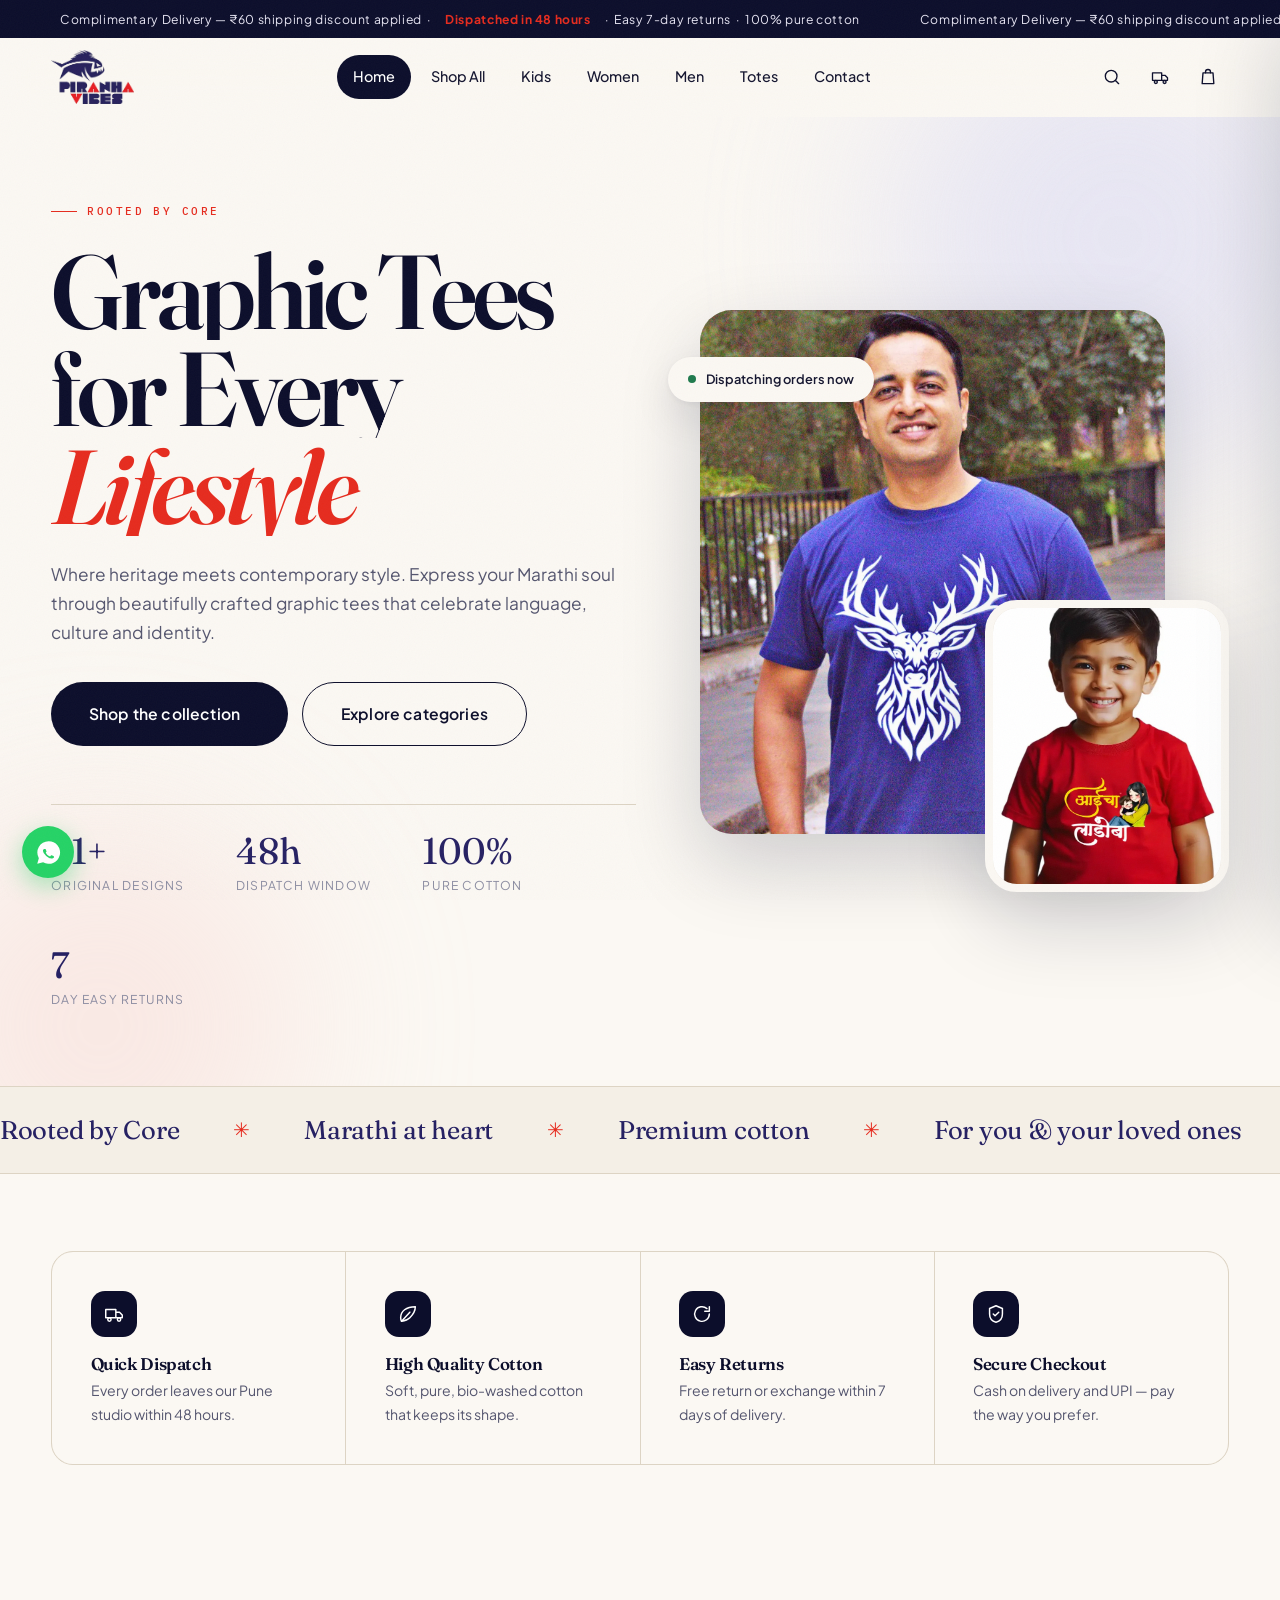
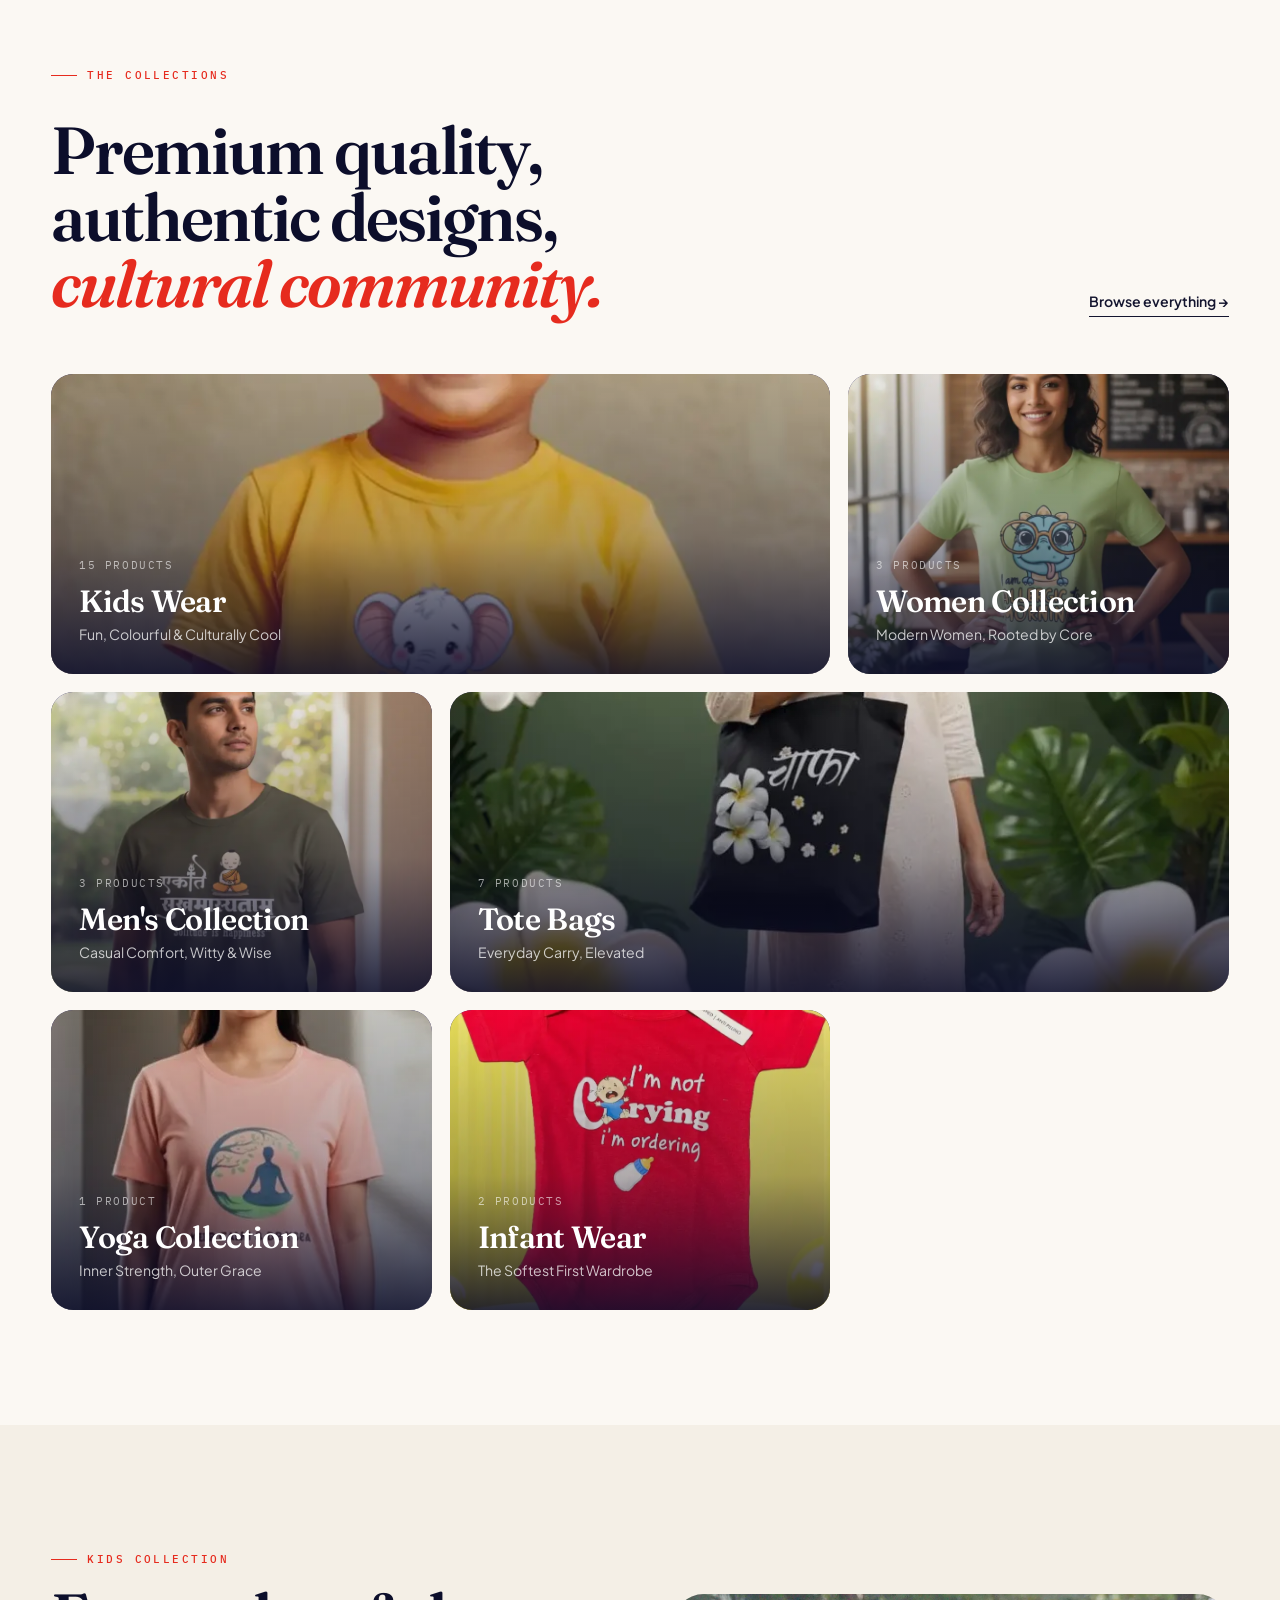
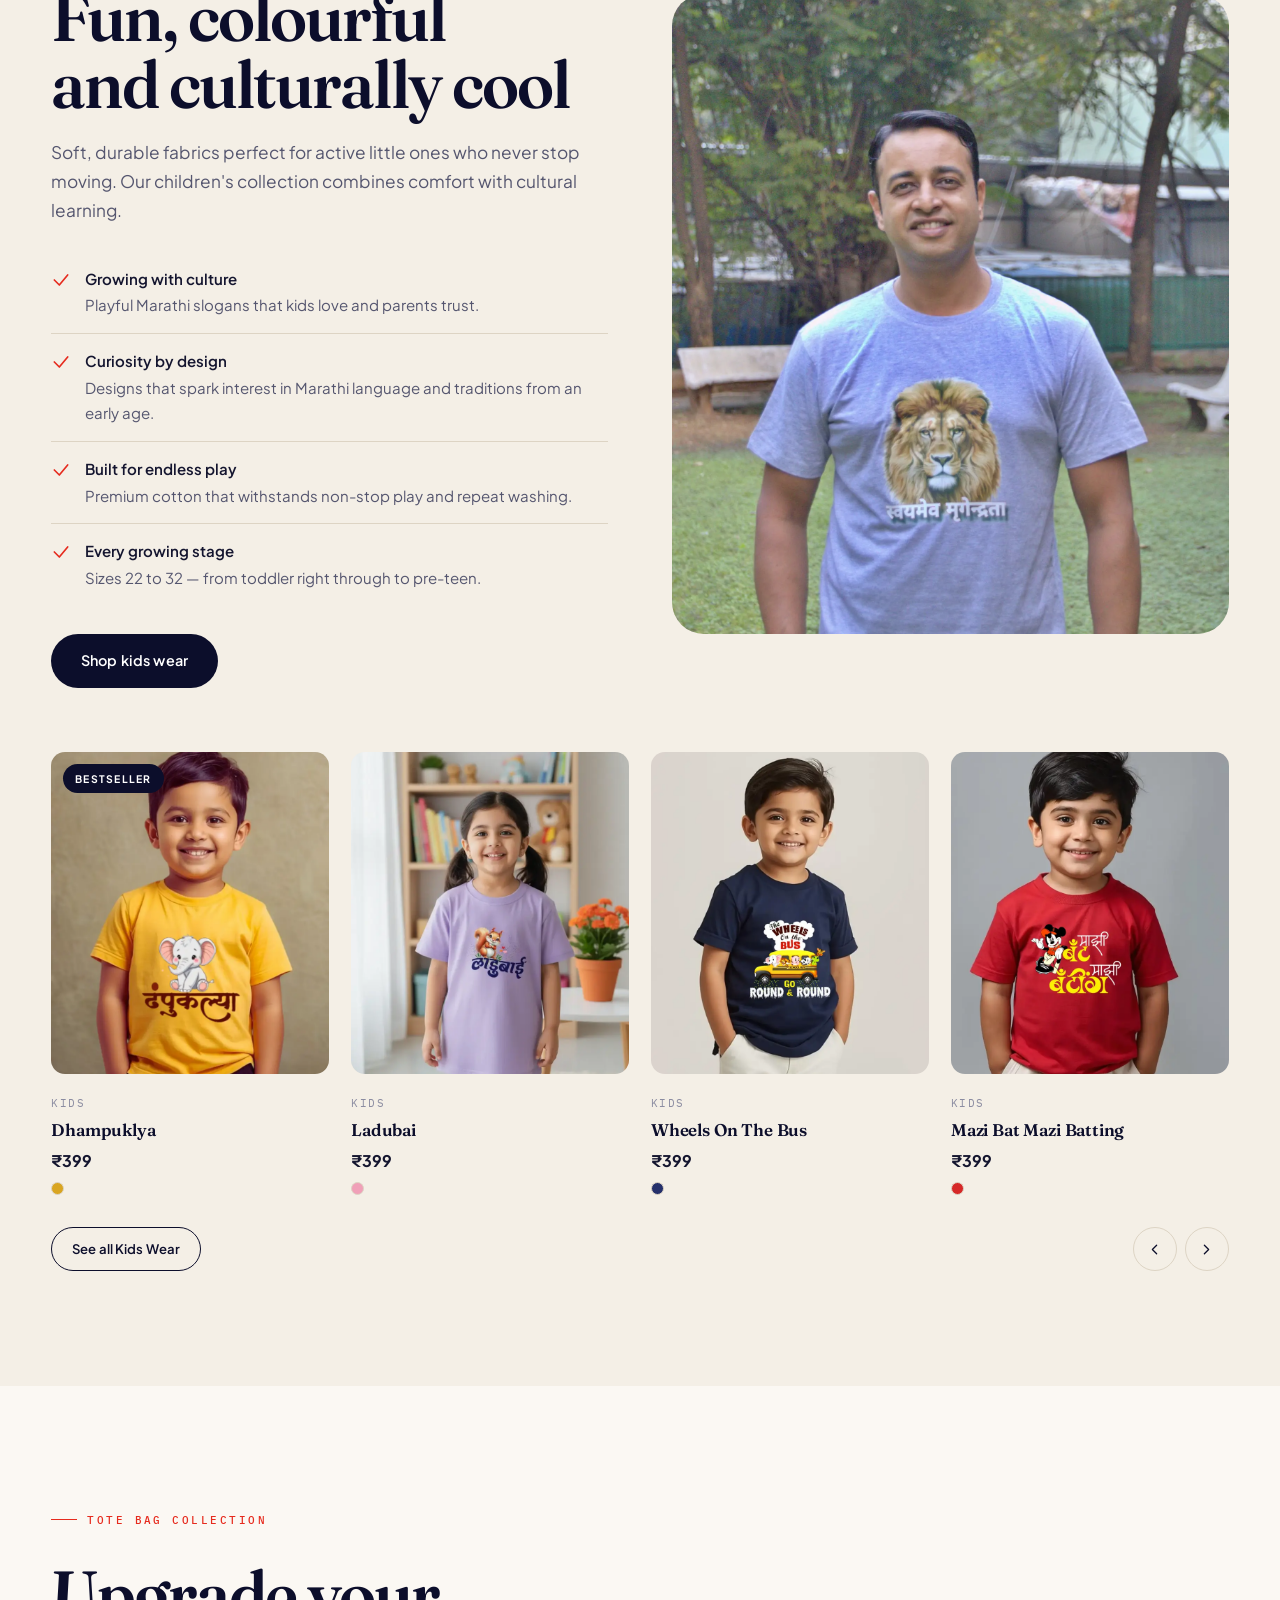
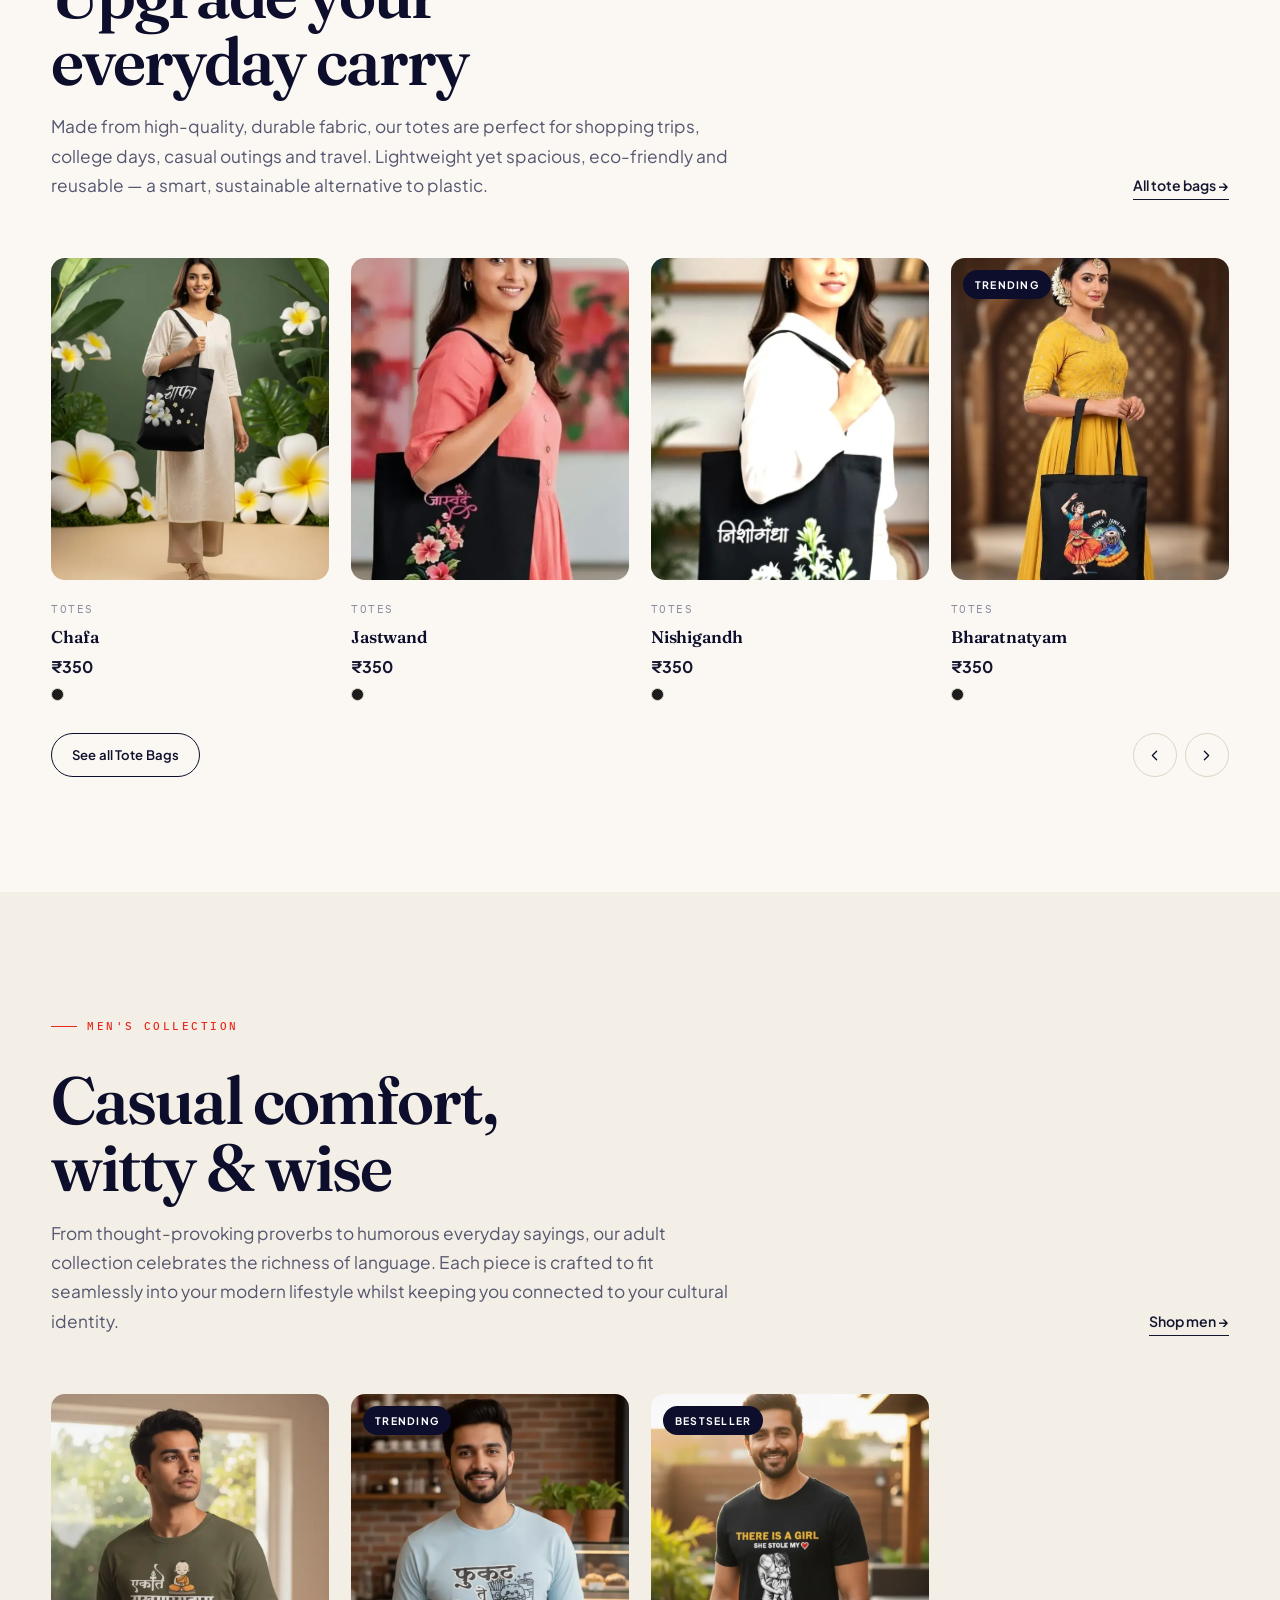
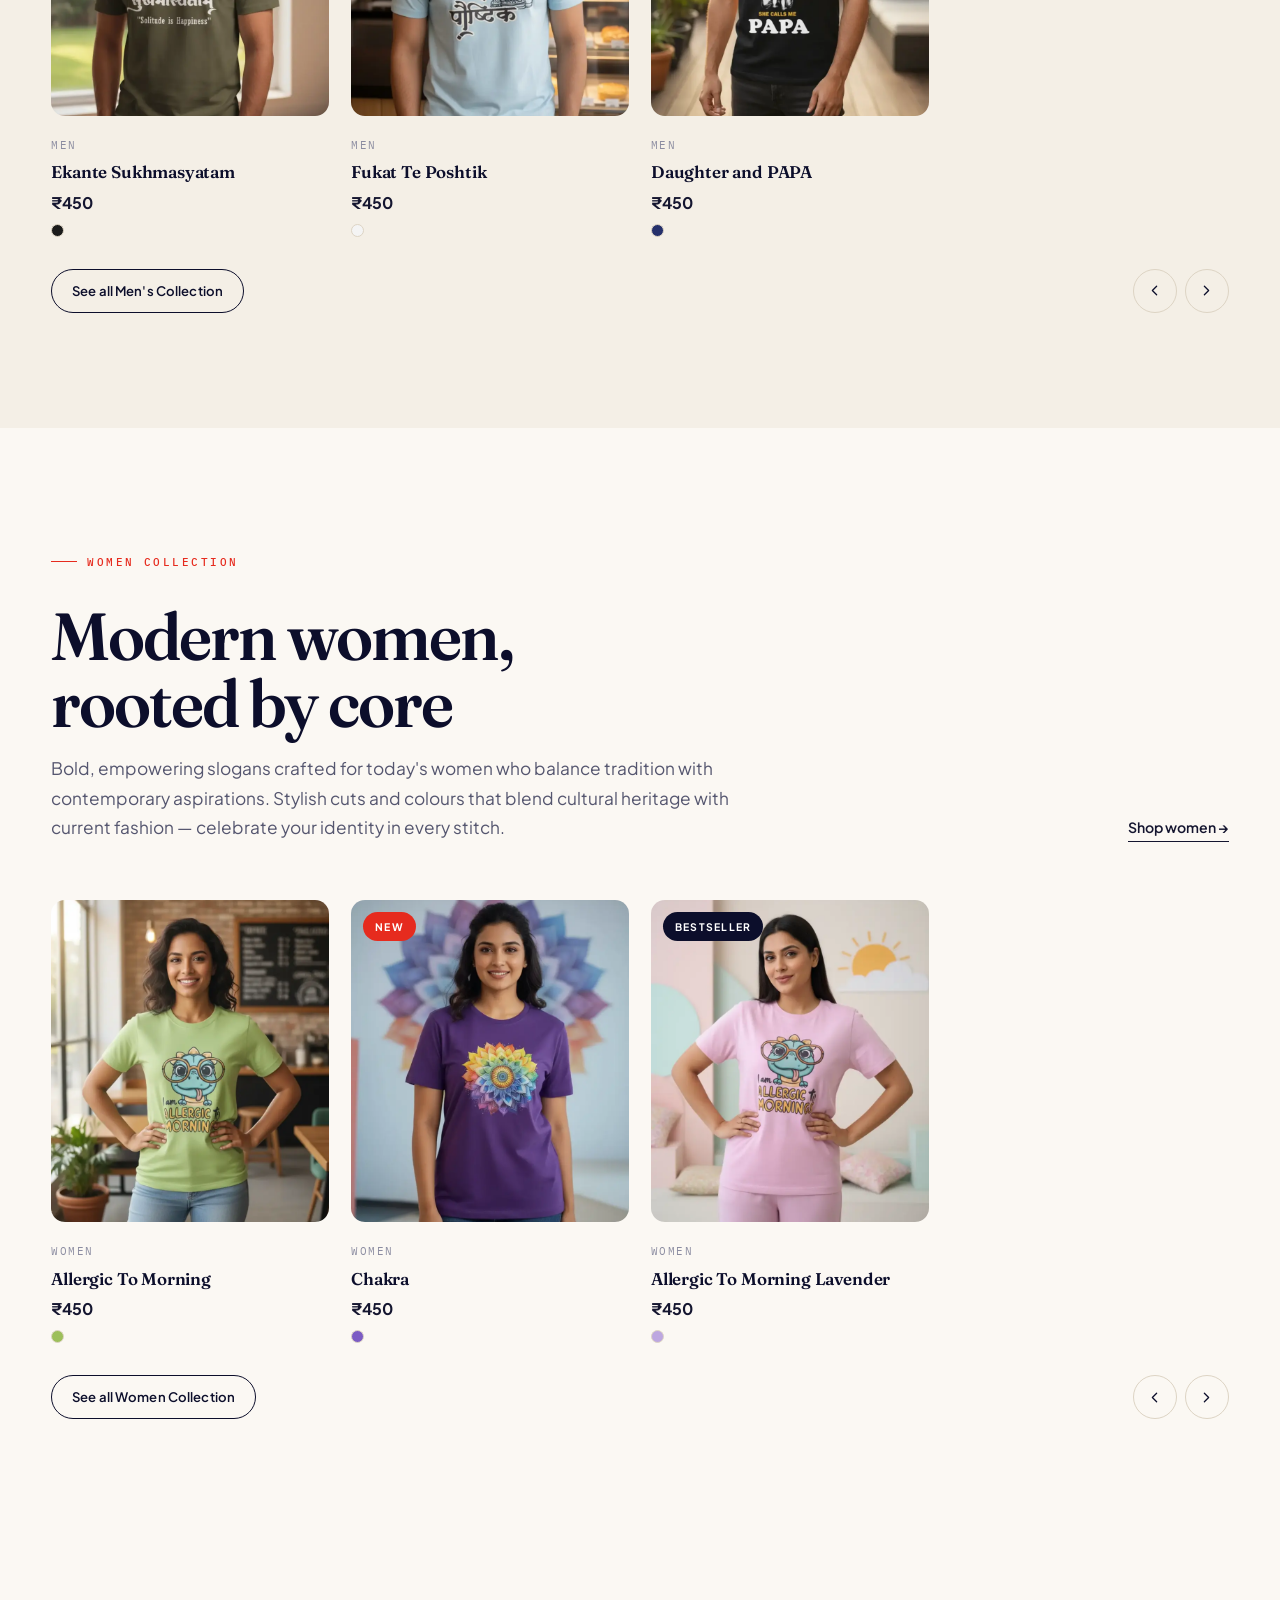
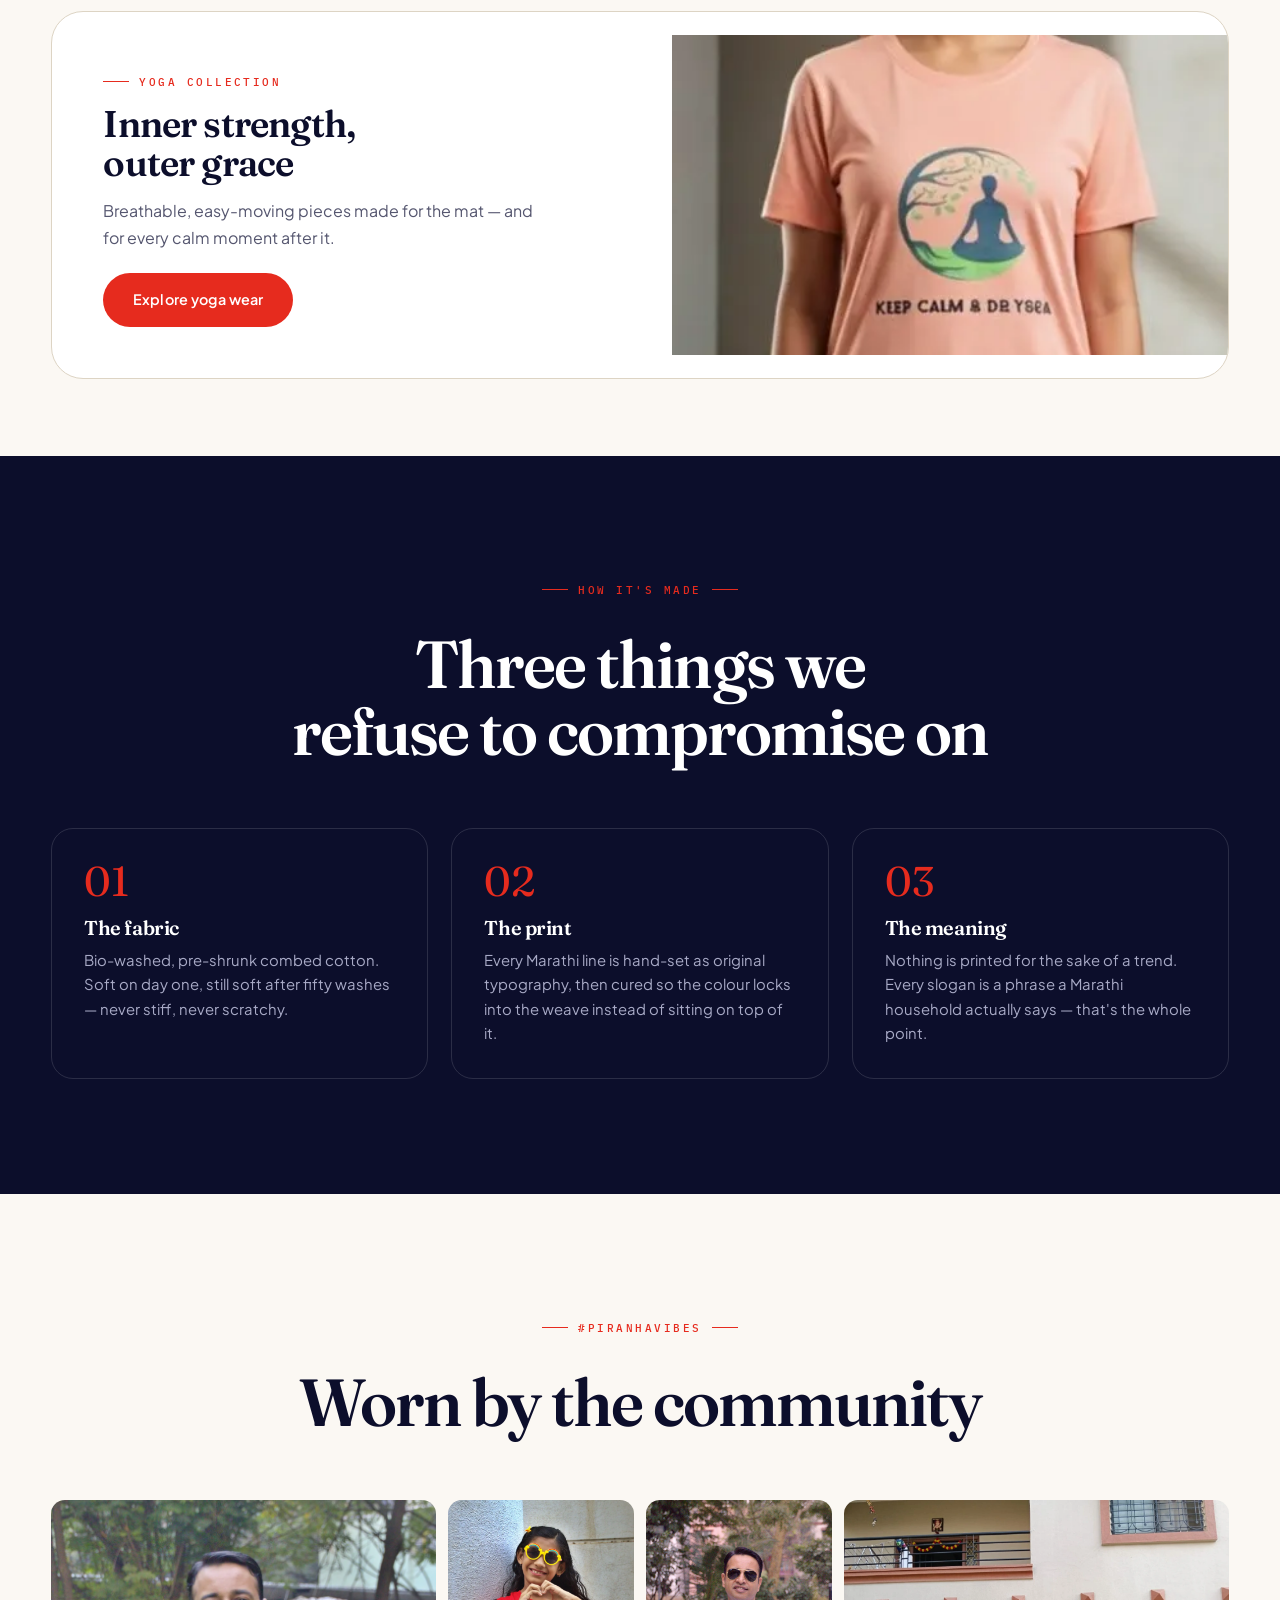
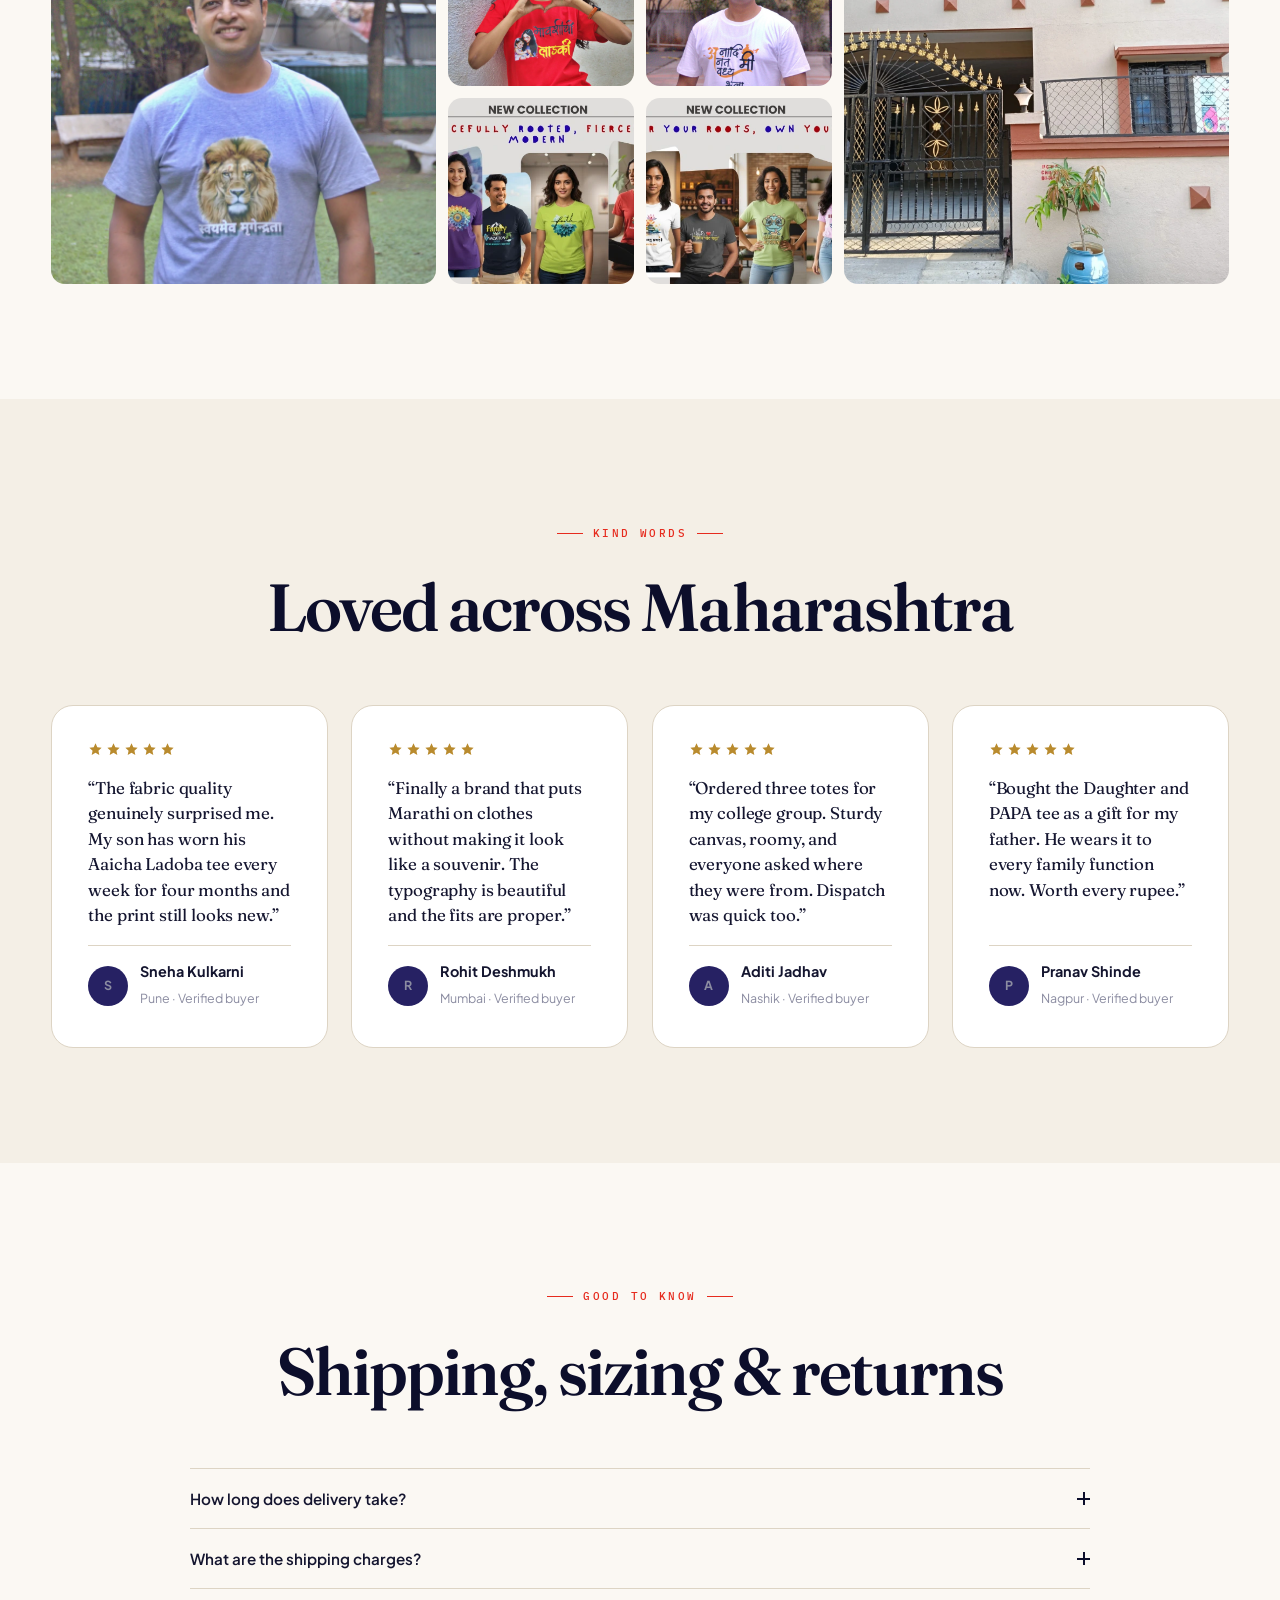
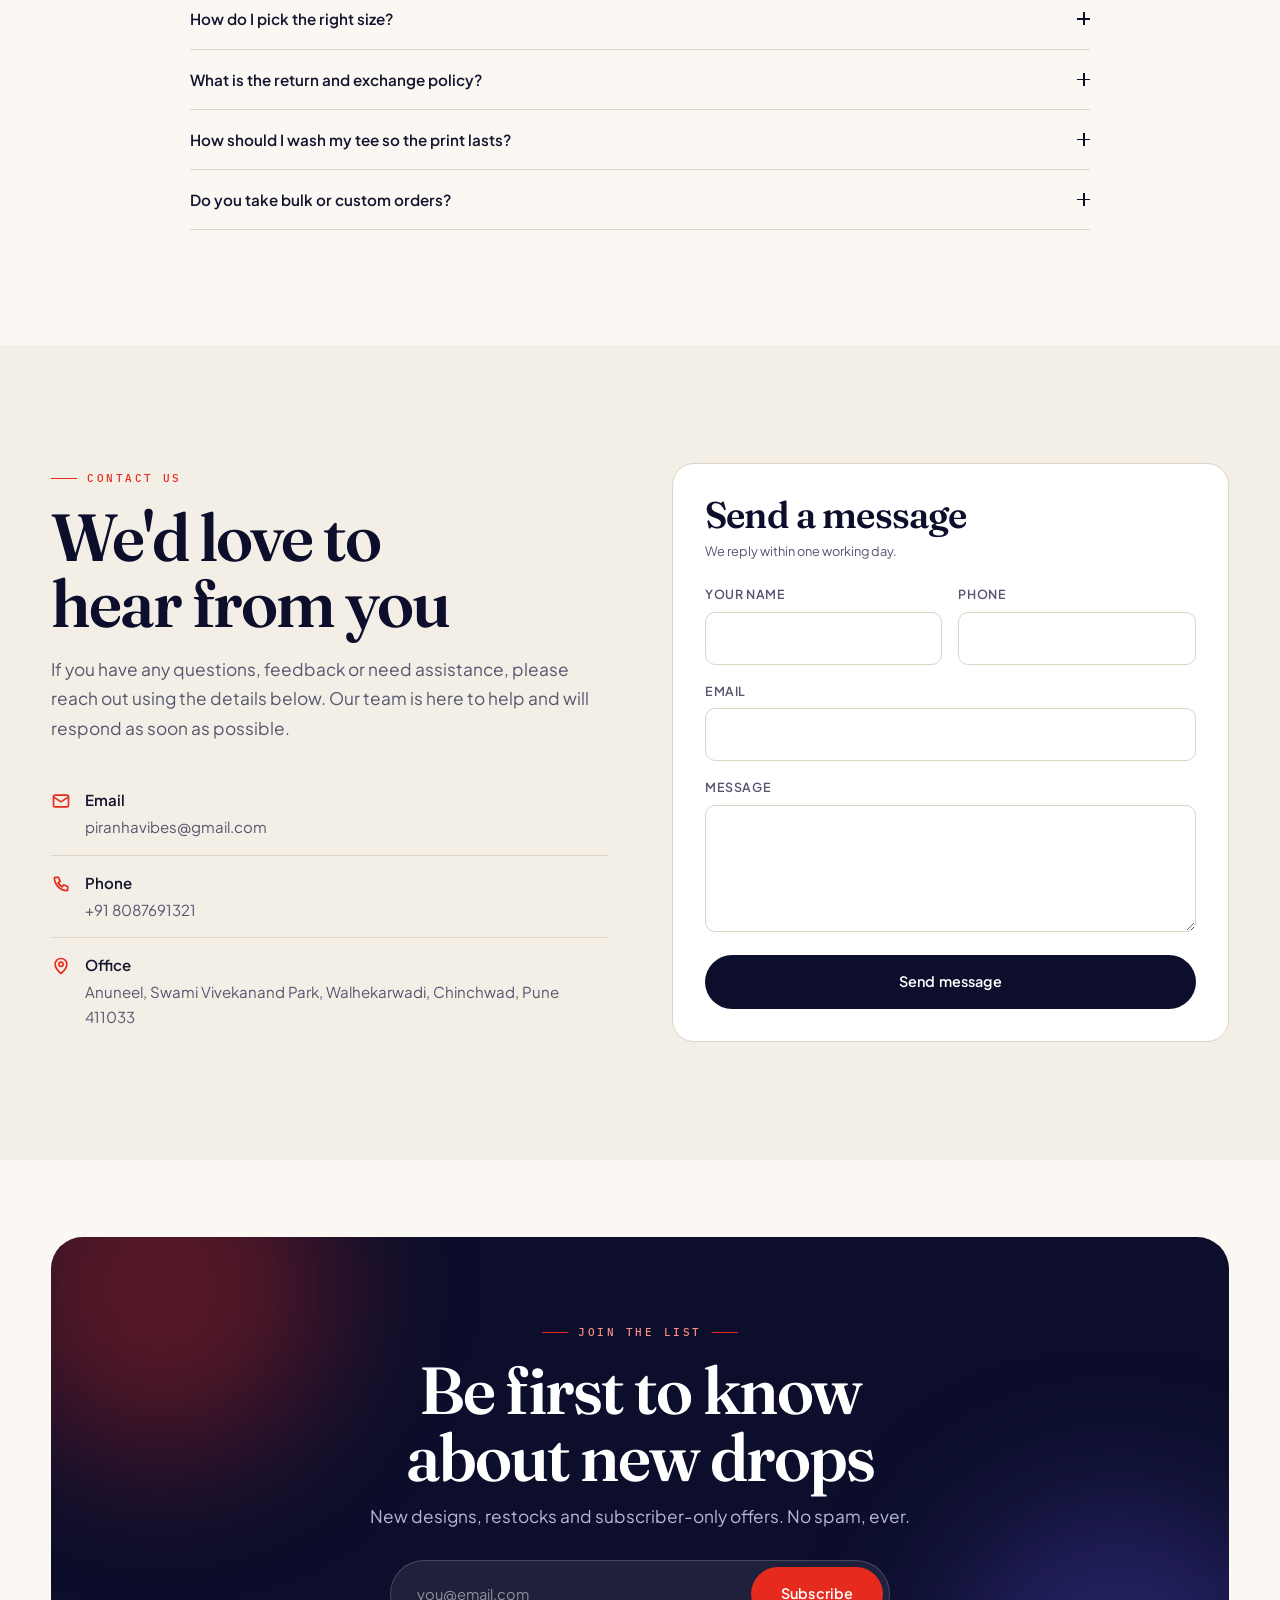
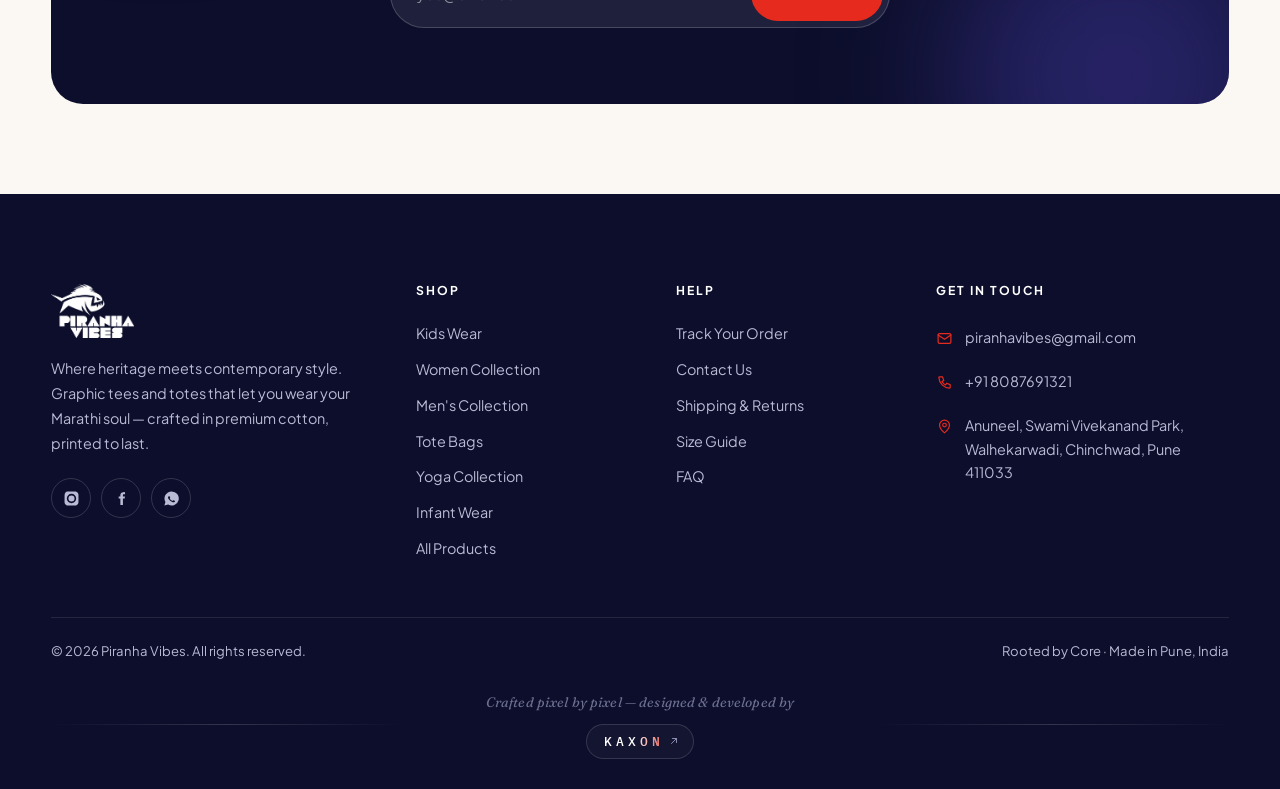
<file: index.html>
<!DOCTYPE html>
<html lang="en">
<head>
<meta charset="utf-8">
<meta name="viewport" content="width=device-width, initial-scale=1">
<title>Piranha Vibes — Rooted by Core | Marathi Graphic Tees &amp; Totes</title>
<meta name="description" content="Where heritage meets contemporary style. Premium cotton Marathi graphic t-shirts for kids, women and men, plus eco-friendly tote bags. Dispatched in 48 hours across India.">
<meta name="theme-color" content="#0c0e2b">
<link rel="icon" href="assets/img/brand/logo.png">
<meta property="og:title" content="Piranha Vibes — Rooted by Core">
<meta property="og:description" content="Marathi graphic tees & totes in premium cotton. For you and your loved ones.">
<meta property="og:image" content="assets/img/brand/hero-main.webp">
<link rel="preconnect" href="https://fonts.googleapis.com">
<link rel="preconnect" href="https://fonts.gstatic.com" crossorigin>
<link href="https://fonts.googleapis.com/css2?family=Fraunces:opsz,wght@9..144,400;9..144,500;9..144,600;9..144,700&family=Plus+Jakarta+Sans:wght@400;500;600;700;800&family=IBM+Plex+Mono:wght@400;500&display=swap" rel="stylesheet">
<link rel="stylesheet" href="assets/css/style.css">
</head>
<body>
<div id="pv-header"></div>

<main>

<!-- ═══════════ HERO ═══════════ -->
<section class="hero">
  <span class="hero-blob a"></span>
  <span class="hero-blob b"></span>
  <div class="wrap-wide hero-grid">
    <div class="hero-copy">
      <span class="eyebrow">Rooted by Core</span>
      <h1 class="d1">
        <span class="ln"><span>Graphic Tees</span></span>
        <span class="ln"><span>for Every</span></span>
        <span class="ln"><span><em class="italic-accent">Lifestyle</em></span></span>
      </h1>
      <p class="lead">Where heritage meets contemporary style. Express your Marathi soul through beautifully crafted graphic tees that celebrate language, culture and identity.</p>
      <div class="hero-cta">
        <a class="btn btn-lg" href="shop.html" data-magnet>Shop the collection <span></span></a>
        <a class="btn btn-lg btn-ghost" href="#collections">Explore categories</a>
      </div>
      <div class="hero-stats">
        <div><div class="n"><span data-count="31"></span>+</div><div class="l">Original designs</div></div>
        <div><div class="n"><span data-count="48"></span>h</div><div class="l">Dispatch window</div></div>
        <div><div class="n"><span data-count="100"></span>%</div><div class="l">Pure cotton</div></div>
        <div><div class="n"><span data-count="7"></span></div><div class="l">Day easy returns</div></div>
      </div>
    </div>

    <div class="hero-visual">
      <div class="hv-badge"><span class="dot"></span> Dispatching orders now</div>
      <div class="hv-main"><img src="assets/img/brand/life-4.webp" alt="Piranha Vibes graphic tee" width="800" height="1000"></div>
      <div class="hv-sub"><a href="product.html?p=aaicha-ladoba" aria-label="Aaicha Ladoba kids tee"><img src="assets/img/products/aaicha-ladoba.webp" alt="Aaicha Ladoba kids tee" width="500" height="600"></a></div>
    </div>
  </div>
</section>

<!-- ═══════════ MARQUEE ═══════════ -->
<div class="marquee" aria-hidden="true">
  <div class="track" id="marqTrack"></div>
</div>

<!-- ═══════════ FEATURE STRIP ═══════════ -->
<section class="sec-sm">
  <div class="wrap">
    <div class="feat-grid stagger" id="featGrid"></div>
  </div>
</section>

<!-- ═══════════ COLLECTIONS ═══════════ -->
<section class="sec" id="collections">
  <div class="wrap">
    <div class="sec-head rv">
      <div class="t">
        <span class="eyebrow">The Collections</span>
        <h2 class="d2" style="margin-top:16px">Premium quality,<br>authentic designs,<br><em class="italic-accent">cultural community.</em></h2>
      </div>
      <a class="link-u" href="shop.html">Browse everything →</a>
    </div>
    <div class="cat-grid stagger" id="catGrid"></div>
  </div>
</section>

<!-- ═══════════ KIDS ═══════════ -->
<section class="sec bg-paper2" id="kids">
  <div class="wrap">
    <div class="split" style="margin-bottom:clamp(36px,5vw,64px)">
      <div class="rv">
        <span class="eyebrow">Kids Collection</span>
        <h2 class="d2" style="margin:16px 0 20px">Fun, colourful<br>and culturally cool</h2>
        <p class="lead" style="margin-bottom:26px">Soft, durable fabrics perfect for active little ones who never stop moving. Our children's collection combines comfort with cultural learning.</p>
        <div>
          <div class="tick"><svg viewBox="0 0 24 24"><path d="m4 12 6 6L20 6" stroke-linecap="round" stroke-linejoin="round"/></svg><p><b>Growing with culture</b>Playful Marathi slogans that kids love and parents trust.</p></div>
          <div class="tick"><svg viewBox="0 0 24 24"><path d="m4 12 6 6L20 6" stroke-linecap="round" stroke-linejoin="round"/></svg><p><b>Curiosity by design</b>Designs that spark interest in Marathi language and traditions from an early age.</p></div>
          <div class="tick"><svg viewBox="0 0 24 24"><path d="m4 12 6 6L20 6" stroke-linecap="round" stroke-linejoin="round"/></svg><p><b>Built for endless play</b>Premium cotton that withstands non-stop play and repeat washing.</p></div>
          <div class="tick"><svg viewBox="0 0 24 24"><path d="m4 12 6 6L20 6" stroke-linecap="round" stroke-linejoin="round"/></svg><p><b>Every growing stage</b>Sizes 22 to 32 — from toddler right through to pre-teen.</p></div>
        </div>
        <a class="btn" href="shop.html?cat=kids" style="margin-top:28px">Shop kids wear</a>
      </div>
      <div class="split-media"><img src="assets/img/brand/life-1.webp" alt="Kids wearing Piranha Vibes tees" width="800" height="920"></div>
    </div>
    <div class="rail-wrap" data-rail="kids"></div>
  </div>
</section>

<!-- ═══════════ TOTES ═══════════ -->
<section class="sec" id="totes">
  <div class="wrap">
    <div class="sec-head rv">
      <div class="t">
        <span class="eyebrow">Tote Bag Collection</span>
        <h2 class="d2" style="margin:16px 0 18px">Upgrade your<br>everyday carry</h2>
        <p class="lead">Made from high-quality, durable fabric, our totes are perfect for shopping trips, college days, casual outings and travel. Lightweight yet spacious, eco-friendly and reusable — a smart, sustainable alternative to plastic.</p>
      </div>
      <a class="link-u" href="shop.html?cat=tote">All tote bags →</a>
    </div>
    <div class="rail-wrap" data-rail="tote"></div>
  </div>
</section>

<!-- ═══════════ MEN ═══════════ -->
<section class="sec bg-paper2" id="men">
  <div class="wrap">
    <div class="sec-head rv">
      <div class="t">
        <span class="eyebrow">Men's Collection</span>
        <h2 class="d2" style="margin:16px 0 18px">Casual comfort,<br>witty &amp; wise</h2>
        <p class="lead">From thought-provoking proverbs to humorous everyday sayings, our adult collection celebrates the richness of language. Each piece is crafted to fit seamlessly into your modern lifestyle whilst keeping you connected to your cultural identity.</p>
      </div>
      <a class="link-u" href="shop.html?cat=men">Shop men →</a>
    </div>
    <div class="rail-wrap" data-rail="men"></div>
  </div>
</section>

<!-- ═══════════ WOMEN ═══════════ -->
<section class="sec" id="women">
  <div class="wrap">
    <div class="sec-head rv">
      <div class="t">
        <span class="eyebrow">Women Collection</span>
        <h2 class="d2" style="margin:16px 0 18px">Modern women,<br>rooted by core</h2>
        <p class="lead">Bold, empowering slogans crafted for today's women who balance tradition with contemporary aspirations. Stylish cuts and colours that blend cultural heritage with current fashion — celebrate your identity in every stitch.</p>
      </div>
      <a class="link-u" href="shop.html?cat=women">Shop women →</a>
    </div>
    <div class="rail-wrap" data-rail="women"></div>
  </div>
</section>

<!-- ═══════════ YOGA BANNER ═══════════ -->
<section class="sec-sm">
  <div class="wrap">
    <div class="split card rv" style="align-items:center;overflow:hidden;padding:0;border-radius:var(--r-xl)">
      <div style="padding:clamp(28px,4vw,56px)">
        <span class="eyebrow">Yoga Collection</span>
        <h2 class="d3" style="margin:14px 0 14px">Inner strength,<br>outer grace</h2>
        <p class="lead" style="font-size:1rem">Breathable, easy-moving pieces made for the mat — and for every calm moment after it.</p>
        <a class="btn btn-red" href="shop.html?cat=yoga" style="margin-top:22px">Explore yoga wear</a>
      </div>
      <div style="min-height:320px;position:relative">
        <a href="product.html?p=keep-calm" aria-label="Keep Calm yoga tee" style="display:block;width:100%;height:100%">
          <img src="assets/img/products/keep-calm.webp" alt="Keep Calm yoga tee" style="position:absolute;inset:0;width:100%;height:100%;object-fit:cover">
        </a>
      </div>
    </div>
  </div>
</section>

<!-- ═══════════ CRAFT / STORY ═══════════ -->
<section class="sec bg-ink">
  <div class="wrap">
    <div class="center-head">
      <span class="eyebrow center">How it's made</span>
      <h2 class="d2" style="margin-top:16px">Three things we<br>refuse to compromise on</h2>
    </div>
    <div class="p-grid stagger" style="grid-template-columns:repeat(auto-fit,minmax(260px,1fr))">
      <div style="border:1px solid rgba(255,255,255,.13);border-radius:var(--r-lg);padding:32px">
        <div style="font-family:var(--display);font-size:2.6rem;color:var(--red);line-height:1">01</div>
        <h3 style="margin:14px 0 10px;font-size:1.25rem">The fabric</h3>
        <p class="muted" style="font-size:.93rem">Bio-washed, pre-shrunk combed cotton. Soft on day one, still soft after fifty washes — never stiff, never scratchy.</p>
      </div>
      <div style="border:1px solid rgba(255,255,255,.13);border-radius:var(--r-lg);padding:32px">
        <div style="font-family:var(--display);font-size:2.6rem;color:var(--red);line-height:1">02</div>
        <h3 style="margin:14px 0 10px;font-size:1.25rem">The print</h3>
        <p class="muted" style="font-size:.93rem">Every Marathi line is hand-set as original typography, then cured so the colour locks into the weave instead of sitting on top of it.</p>
      </div>
      <div style="border:1px solid rgba(255,255,255,.13);border-radius:var(--r-lg);padding:32px">
        <div style="font-family:var(--display);font-size:2.6rem;color:var(--red);line-height:1">03</div>
        <h3 style="margin:14px 0 10px;font-size:1.25rem">The meaning</h3>
        <p class="muted" style="font-size:.93rem">Nothing is printed for the sake of a trend. Every slogan is a phrase a Marathi household actually says — that's the whole point.</p>
      </div>
    </div>
  </div>
</section>

<!-- ═══════════ GALLERY ═══════════ -->
<section class="sec">
  <div class="wrap">
    <div class="center-head">
      <span class="eyebrow center">#PiranhaVibes</span>
      <h2 class="d2" style="margin-top:16px">Worn by the community</h2>
    </div>
    <div class="gal stagger">
      <a href="shop.html?cat=kids"><img src="assets/img/brand/life-1.webp" alt="Community" loading="lazy"></a>
      <a href="shop.html?cat=women"><img src="assets/img/brand/life-2.webp" alt="Community" loading="lazy"></a>
      <a href="shop.html?cat=men"><img src="assets/img/brand/life-5.jpg" alt="Community" loading="lazy"></a>
      <a href="shop.html?cat=tote"><img src="assets/img/brand/life-6.webp" alt="Community" loading="lazy"></a>
      <a href="shop.html"><img src="assets/img/brand/banner-2.webp" alt="Community" loading="lazy"></a>
      <a href="shop.html"><img src="assets/img/brand/banner-3.webp" alt="Community" loading="lazy"></a>
    </div>
  </div>
</section>

<!-- ═══════════ TESTIMONIALS ═══════════ -->
<section class="sec bg-paper2">
  <div class="wrap">
    <div class="center-head">
      <span class="eyebrow center">Kind words</span>
      <h2 class="d2" style="margin-top:16px">Loved across Maharashtra</h2>
    </div>
    <div class="p-grid stagger" style="grid-template-columns:repeat(auto-fit,minmax(270px,1fr))" id="tstGrid"></div>
  </div>
</section>

<!-- ═══════════ FAQ ═══════════ -->
<section class="sec" id="faq">
  <div class="wrap" style="max-width:900px">
    <div class="center-head">
      <span class="eyebrow center">Good to know</span>
      <h2 class="d2" style="margin-top:16px">Shipping, sizing &amp; returns</h2>
    </div>
    <div class="acc" id="faqAcc"></div>
  </div>
</section>

<!-- ═══════════ CONTACT ═══════════ -->
<section class="sec bg-paper2" id="contact">
  <div class="wrap">
    <div class="split">
      <div class="rv">
        <span class="eyebrow">Contact Us</span>
        <h2 class="d2" style="margin:16px 0 18px">We'd love to<br>hear from you</h2>
        <p class="lead">If you have any questions, feedback or need assistance, please reach out using the details below. Our team is here to help and will respond as soon as possible.</p>
        <div style="margin-top:30px" id="contactBlock"></div>
      </div>
      <div class="card rv rv-d1">
        <h3 class="d3" style="margin-bottom:6px">Send a message</h3>
        <p class="muted tiny" style="margin-bottom:22px">We reply within one working day.</p>
        <form id="contactForm" novalidate>
          <div class="grid2">
            <div class="field"><label for="cf-name">Your name</label><input id="cf-name" name="name" required><span class="msg">Please enter your name</span></div>
            <div class="field"><label for="cf-phone">Phone</label><input id="cf-phone" name="phone" inputmode="tel" required><span class="msg">Enter a valid 10-digit number</span></div>
          </div>
          <div class="field"><label for="cf-email">Email</label><input id="cf-email" name="email" type="email" required><span class="msg">Enter a valid email</span></div>
          <div class="field"><label for="cf-msg">Message</label><textarea id="cf-msg" name="message" rows="4" required></textarea><span class="msg">Please write a message</span></div>
          <button class="btn btn-block" type="submit">Send message</button>
        </form>
      </div>
    </div>
  </div>
</section>

<!-- ═══════════ NEWSLETTER ═══════════ -->
<section class="sec-sm" style="padding-bottom:clamp(50px,7vw,96px)">
  <div class="wrap">
    <div class="cta-band rv">
      <span class="eyebrow center" style="justify-content:center;color:#ff8f86">Join the list</span>
      <h2 class="d2" style="margin:16px 0 12px;color:#fff">Be first to know<br>about new drops</h2>
      <p class="lead" style="margin-inline:auto;color:#b6b8d6">New designs, restocks and subscriber-only offers. No spam, ever.</p>
      <form class="nl-form" id="nlForm">
        <input type="email" placeholder="you@email.com" aria-label="Email" required>
        <button class="btn btn-red" type="submit">Subscribe</button>
      </form>
    </div>
  </div>
</section>

</main>

<div id="pv-footer"></div>

<script src="assets/js/config.js"></script>
<script src="assets/js/data.js"></script>
<script src="assets/js/app.js"></script>
<script src="assets/js/home.js"></script>
</body>
</html>
</file>
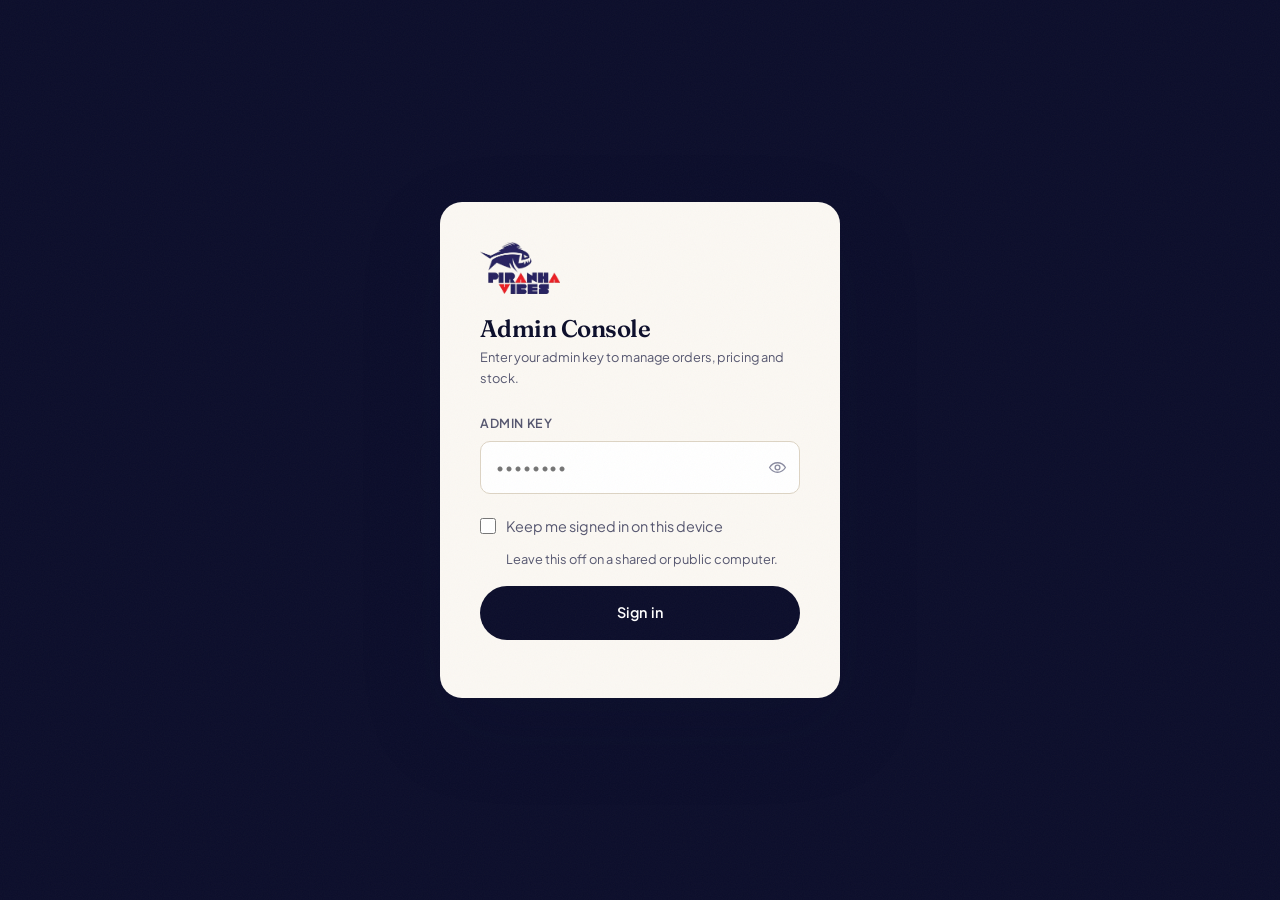
<file: admin.html>
<!DOCTYPE html>
<html lang="en">
<head>
<meta charset="utf-8">
<meta name="viewport" content="width=device-width, initial-scale=1">
<title>Admin — Piranha Vibes</title>
<meta name="robots" content="noindex, nofollow">
<link rel="icon" href="assets/img/brand/logo.png">
<link rel="preconnect" href="https://fonts.googleapis.com">
<link rel="preconnect" href="https://fonts.gstatic.com" crossorigin>
<link href="https://fonts.googleapis.com/css2?family=Fraunces:opsz,wght@9..144,400;9..144,500;9..144,600;9..144,700&family=Plus+Jakarta+Sans:wght@400;500;600;700;800&family=IBM+Plex+Mono:wght@400;500&display=swap" rel="stylesheet">
<link rel="stylesheet" href="assets/css/style.css">
</head>
<body>

<!-- ══════ LOGIN ══════ -->
<div class="adm-login" id="login">
  <div class="box">
    <img src="assets/img/brand/logo.png" alt="Piranha Vibes" style="height:52px;margin-bottom:22px">
    <h1 class="d3" style="font-size:1.5rem;margin-bottom:6px">Admin Console</h1>
    <p class="muted tiny" style="margin-bottom:24px">Enter your admin key to manage orders, pricing and stock.</p>
    <form id="loginForm" novalidate>
      <div class="field">
        <label for="key">Admin key</label>
        <div class="pw">
          <input id="key" type="password" autocomplete="current-password" placeholder="••••••••" spellcheck="false">
          <button type="button" class="pw-eye" id="pwToggle" aria-label="Show admin key" aria-pressed="false">
            <svg class="eye-on" viewBox="0 0 24 24"><path d="M2 12s3.8-6 10-6 10 6 10 6-3.8 6-10 6S2 12 2 12Z" stroke-linejoin="round"/><circle cx="12" cy="12" r="3"/></svg>
            <svg class="eye-off" viewBox="0 0 24 24"><path d="M4 4l16 16" stroke-linecap="round"/><path d="M9.9 5.2A9.9 9.9 0 0 1 12 5c6.2 0 10 6 10 6a17 17 0 0 1-3.3 3.7M6.4 7.6A17 17 0 0 0 2 11s3.8 6 10 6a9.7 9.7 0 0 0 3.7-.7" stroke-linecap="round" stroke-linejoin="round"/></svg>
          </button>
        </div>
        <span class="msg" id="keyMsg">Incorrect key — please try again</span>
      </div>
      <p class="tiny hidden" id="capsWarn" style="color:var(--gold);margin:-8px 0 12px">⚠ Caps Lock is on</p>
      <label class="fopt" style="margin-bottom:6px"><input type="checkbox" id="remember"> Keep me signed in on this device</label>
      <p class="tiny muted" style="margin:0 0 16px 26px">Leave this off on a shared or public computer.</p>
      <button class="btn btn-block" type="submit" id="loginBtn">Sign in</button>
      <div class="hidden" id="loginAlt" style="margin-top:12px">
        <p class="tiny" style="color:var(--gold);margin-bottom:8px">Couldn't reach the backend. Your key wasn't checked.</p>
        <button class="btn btn-ghost btn-sm btn-block" type="button" id="offlineBtn">Continue in offline preview</button>
      </div>
    </form>
    <div class="hidden" id="connectBox" style="margin-top:22px;padding-top:20px;border-top:1px solid var(--line)">
      <b style="font-size:.88rem;display:block;margin-bottom:5px">Connect your backend</b>
      <p class="tiny muted" style="margin-bottom:12px">Paste the Apps Script <b>Web app</b> URL — the one ending in <code>/exec</code>.</p>
      <div class="field" style="margin-bottom:10px">
        <input id="apiUrl" placeholder="https://script.google.com/macros/s/AKfy.../exec" spellcheck="false" autocapitalize="off">
        <span class="msg" id="apiMsg">Enter a valid /exec URL</span>
      </div>
      <button class="btn btn-sm btn-block" type="button" id="connectBtn">Connect &amp; verify</button>
      <p class="tiny muted" style="margin-top:10px">Saved in this browser only. To point the whole store at it, also paste it into <code>assets/js/config.js</code>.</p>
    </div>
    <p class="tiny muted" style="margin-top:18px" id="loginHint"></p>
  </div>
</div>

<!-- ══════ CONSOLE ══════ -->
<div class="adm-shell hidden" id="shell">
  <aside class="adm-side">
    <div class="brand"><img src="assets/img/brand/logo.png" alt="Piranha Vibes"></div>
    <button class="nv on" data-tab="dash"><svg viewBox="0 0 24 24"><rect x="3" y="3" width="7" height="9" rx="1.5"/><rect x="14" y="3" width="7" height="5" rx="1.5"/><rect x="14" y="12" width="7" height="9" rx="1.5"/><rect x="3" y="16" width="7" height="5" rx="1.5"/></svg> Dashboard</button>
    <button class="nv" data-tab="orders"><svg viewBox="0 0 24 24"><path d="M6 7h12l1 13H5L6 7Z" stroke-linejoin="round"/><path d="M9 7V6a3 3 0 0 1 6 0v1" stroke-linecap="round"/></svg> Orders <span class="pill new" id="navNew" style="margin-left:auto"></span></button>
    <button class="nv" data-tab="products"><svg viewBox="0 0 24 24"><path d="M4 7 12 3l8 4v10l-8 4-8-4V7Z" stroke-linejoin="round"/><path d="m4 7 8 4 8-4M12 11v10" stroke-linejoin="round"/></svg> Products</button>
    <button class="nv" data-tab="coupons"><svg viewBox="0 0 24 24"><path d="M3 8a2 2 0 0 1 2-2h14a2 2 0 0 1 2 2v2a2 2 0 0 0 0 4v2a2 2 0 0 1-2 2H5a2 2 0 0 1-2-2v-2a2 2 0 0 0 0-4V8Z" stroke-linejoin="round"/></svg> Coupons</button>
    <button class="nv" data-tab="settings"><svg viewBox="0 0 24 24"><circle cx="12" cy="12" r="3"/><path d="M19 12a7 7 0 0 0-.1-1.2l2-1.5-2-3.4-2.3 1a7 7 0 0 0-2-1.2L14.2 3H9.8l-.4 2.7a7 7 0 0 0-2 1.2l-2.3-1-2 3.4 2 1.5a7 7 0 0 0 0 2.4l-2 1.5 2 3.4 2.3-1a7 7 0 0 0 2 1.2l.4 2.7h4.4l.4-2.7a7 7 0 0 0 2-1.2l2.3 1 2-3.4-2-1.5c.06-.4.1-.8.1-1.2Z" stroke-linejoin="round"/></svg> Settings</button>
    <div class="sp" style="flex:1"></div>
    <button class="nv" id="refreshBtn"><svg viewBox="0 0 24 24"><path d="M20 12a8 8 0 1 1-2.6-5.9M20 4v5h-5" stroke-linecap="round" stroke-linejoin="round"/></svg> Refresh</button>
    <button class="nv" id="logoutBtn"><svg viewBox="0 0 24 24"><path d="M15 17l5-5-5-5M20 12H9M12 20H6a2 2 0 0 1-2-2V6a2 2 0 0 1 2-2h6" stroke-linecap="round" stroke-linejoin="round"/></svg> Sign out</button>
  </aside>

  <main class="adm-main">
    <div id="offlineNote"></div>
    <section id="tab-dash"></section>
    <section id="tab-orders" class="hidden"></section>
    <section id="tab-products" class="hidden"></section>
    <section id="tab-coupons" class="hidden"></section>
    <section id="tab-settings" class="hidden"></section>
  </main>
</div>

<div class="modal" id="modal"><div class="box" id="modalBox"></div></div>
<div class="toasts" id="toasts"></div>

<script src="assets/js/config.js"></script>
<script src="assets/js/data.js"></script>
<script src="assets/js/app.js"></script>
<script src="assets/js/admin.js"></script>
</body>
</html>
</file>
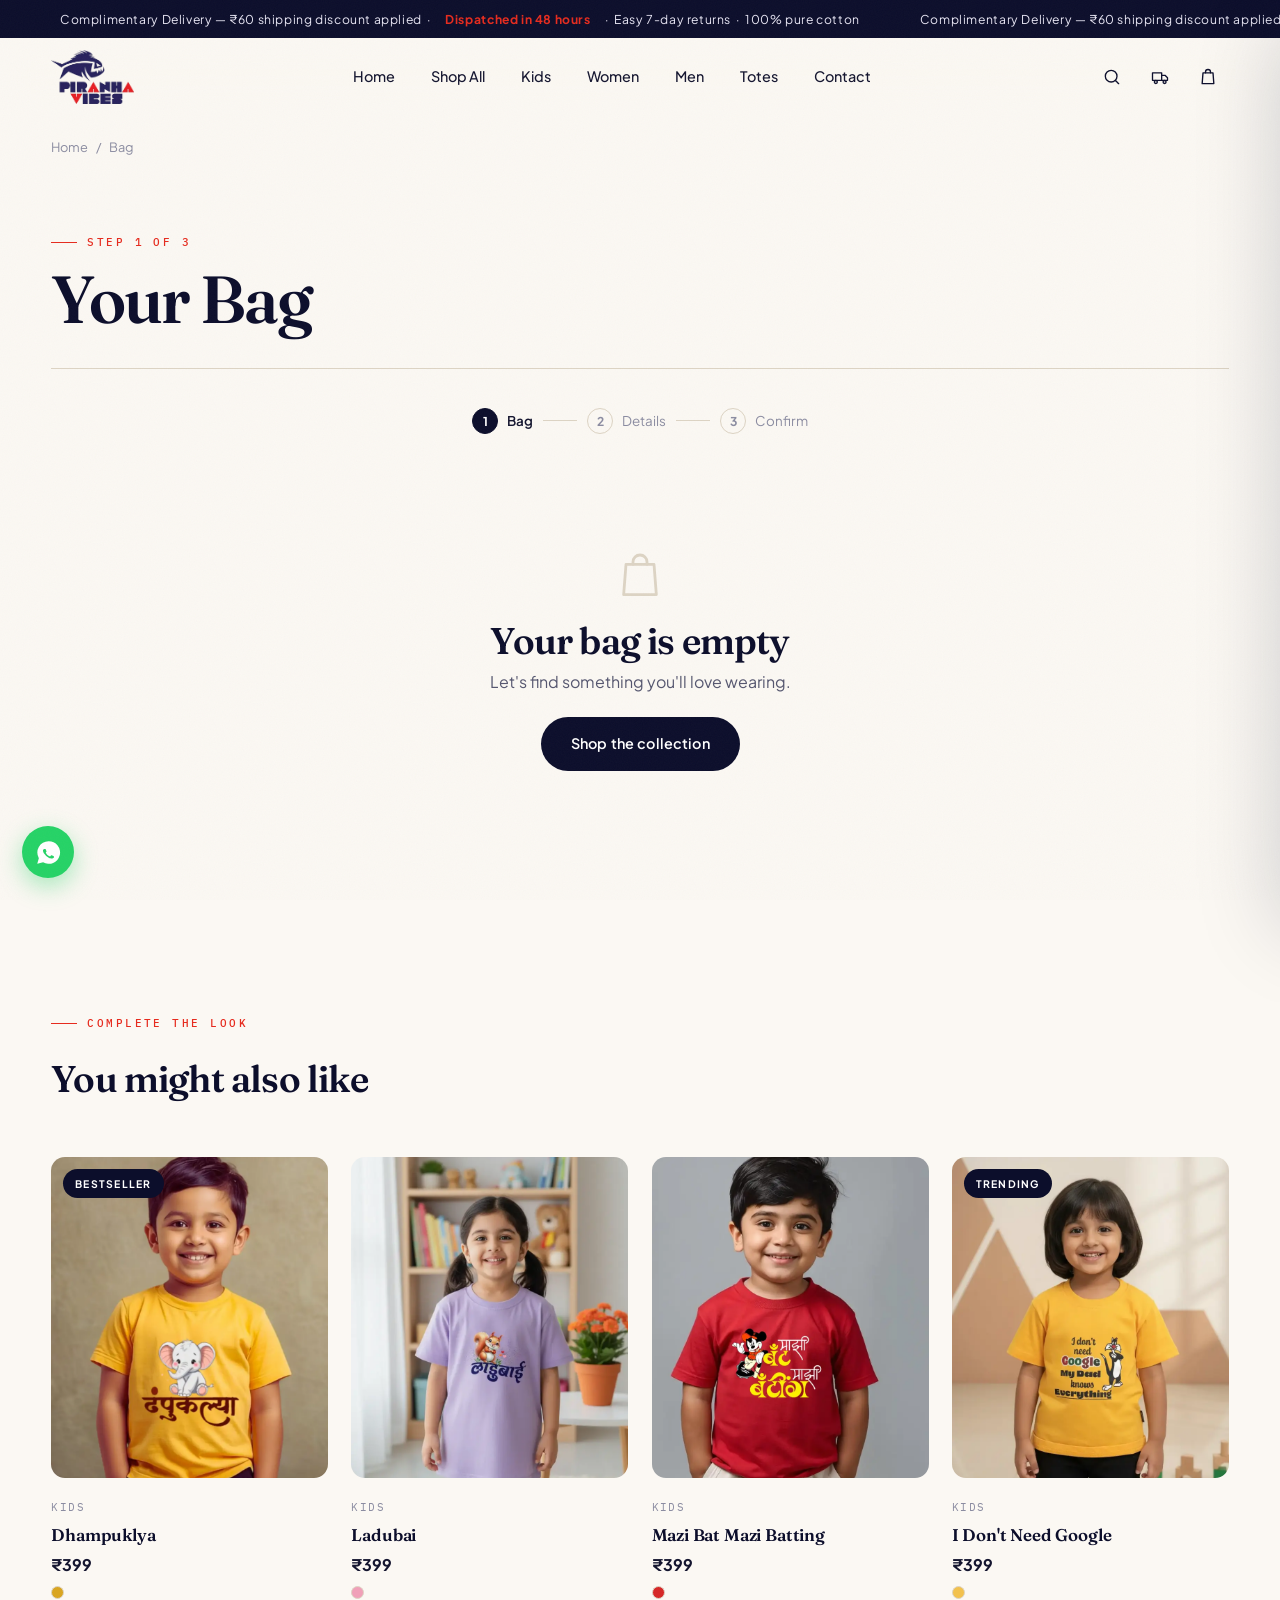
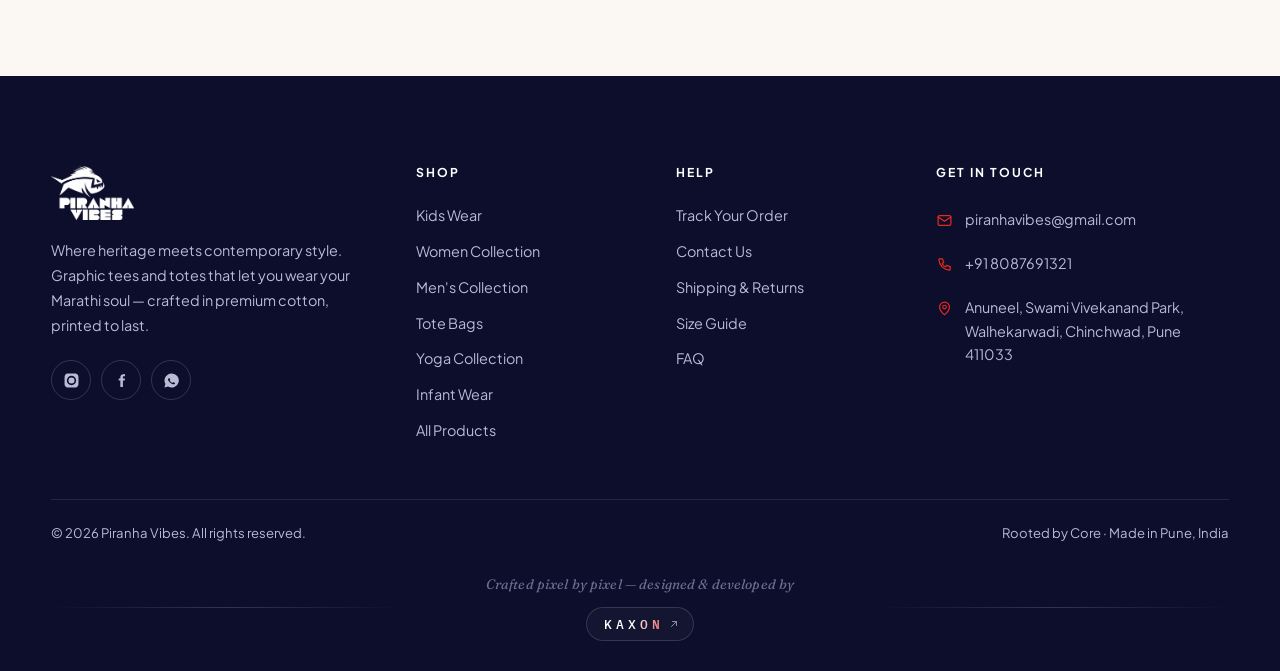
<file: cart.html>
<!DOCTYPE html>
<html lang="en">
<head>
<meta charset="utf-8">
<meta name="viewport" content="width=device-width, initial-scale=1">
<title>Your Bag — Piranha Vibes</title>
<link rel="icon" href="assets/img/brand/logo.png">
<link rel="preconnect" href="https://fonts.googleapis.com">
<link rel="preconnect" href="https://fonts.gstatic.com" crossorigin>
<link href="https://fonts.googleapis.com/css2?family=Fraunces:opsz,wght@9..144,400;9..144,500;9..144,600;9..144,700&family=Plus+Jakarta+Sans:wght@400;500;600;700;800&family=IBM+Plex+Mono:wght@400;500&display=swap" rel="stylesheet">
<link rel="stylesheet" href="assets/css/style.css">
</head>
<body>
<div id="pv-header"></div>

<main>
  <div class="wrap">
    <nav class="crumbs"><a href="index.html">Home</a> <span>/</span> <span>Bag</span></nav>
    <div class="page-hd">
      <span class="eyebrow">Step 1 of 3</span>
      <h1 class="d2" style="margin-top:14px">Your Bag</h1>
    </div>
  </div>

  <div class="wrap sec-sm" style="padding-top:0">
    <div class="steps">
      <div class="step on"><span class="n">1</span> Bag</div><span class="step-sep"></span>
      <div class="step"><span class="n">2</span> Details</div><span class="step-sep"></span>
      <div class="step"><span class="n">3</span> Confirm</div>
    </div>
    <div id="cartRoot"></div>
  </div>

  <section class="sec-sm" id="suggestSec" style="display:none">
    <div class="wrap">
      <div class="sec-head"><div class="t"><span class="eyebrow">Complete the look</span>
        <h2 class="d3" style="margin-top:12px">You might also like</h2></div></div>
      <div class="p-grid stagger" id="suggest"></div>
    </div>
  </section>
</main>

<div id="pv-footer"></div>

<script src="assets/js/config.js"></script>
<script src="assets/js/data.js"></script>
<script src="assets/js/app.js"></script>
<script src="assets/js/cart.js"></script>
</body>
</html>
</file>
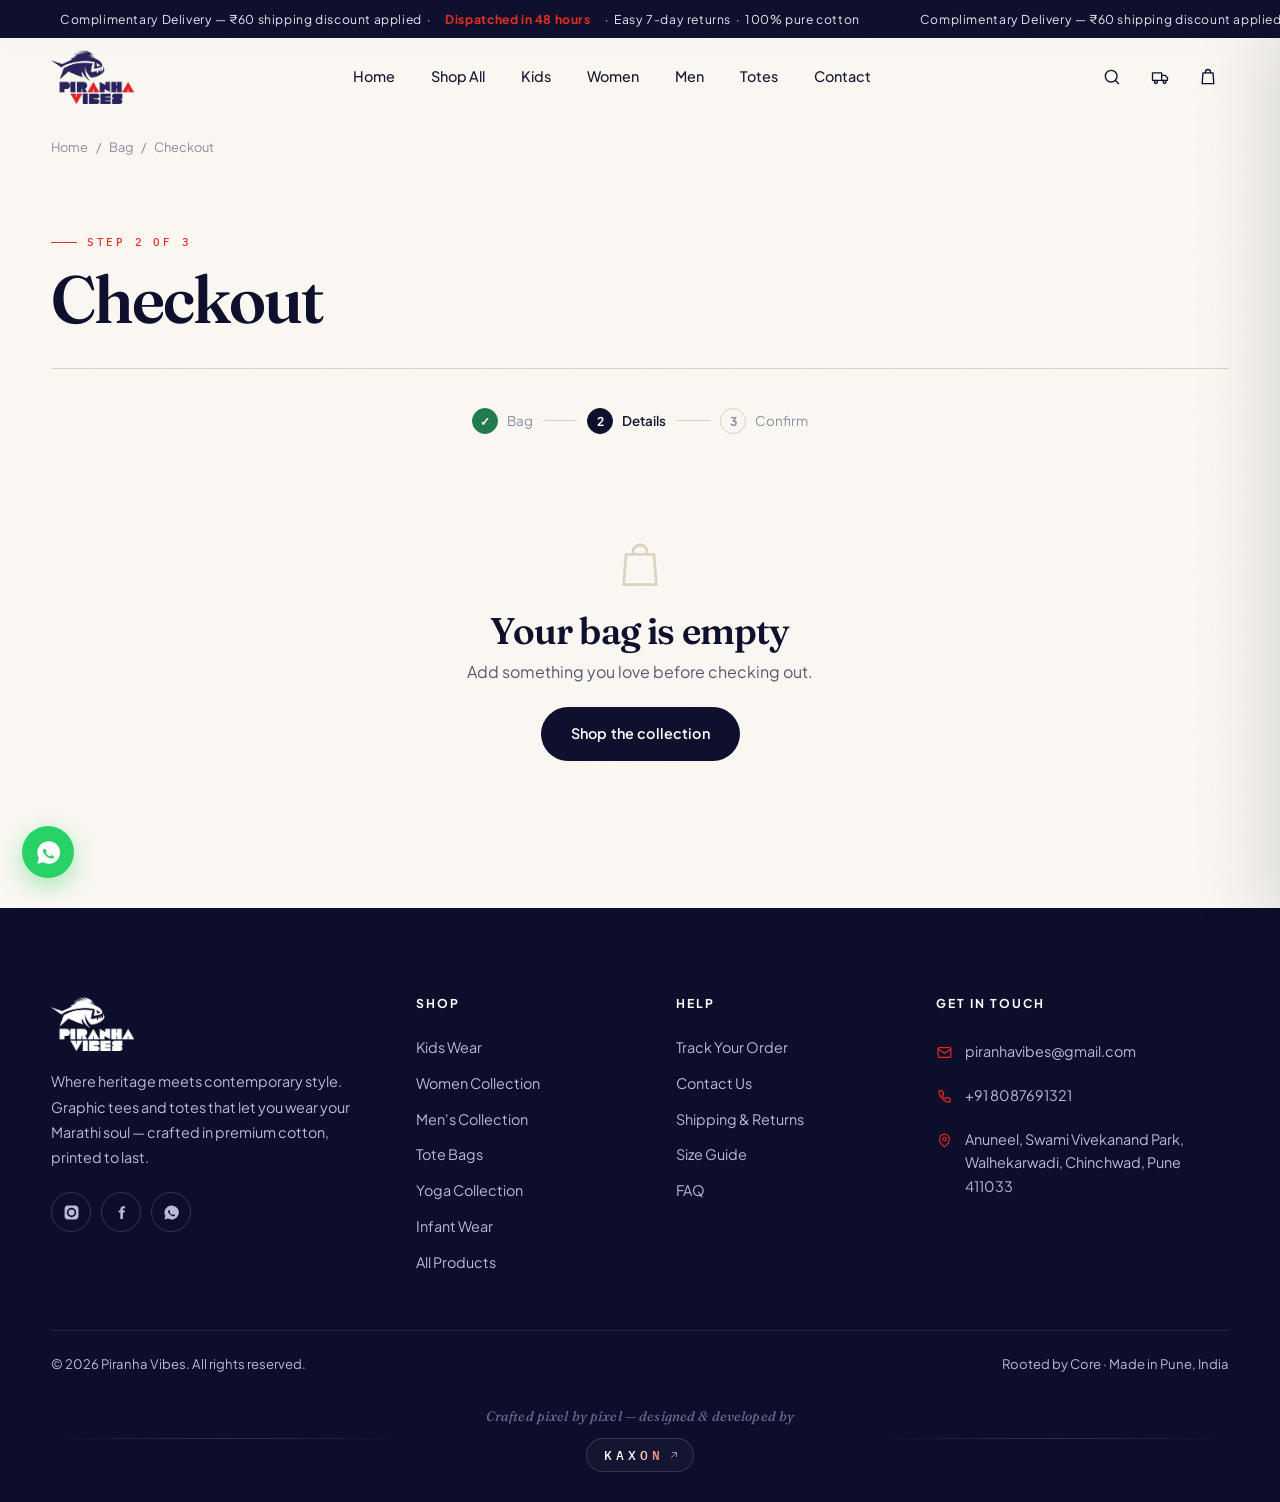
<file: checkout.html>
<!DOCTYPE html>
<html lang="en">
<head>
<meta charset="utf-8">
<meta name="viewport" content="width=device-width, initial-scale=1">
<title>Checkout — Piranha Vibes</title>
<meta name="robots" content="noindex">
<link rel="icon" href="assets/img/brand/logo.png">
<link rel="preconnect" href="https://fonts.googleapis.com">
<link rel="preconnect" href="https://fonts.gstatic.com" crossorigin>
<link href="https://fonts.googleapis.com/css2?family=Fraunces:opsz,wght@9..144,400;9..144,500;9..144,600;9..144,700&family=Plus+Jakarta+Sans:wght@400;500;600;700;800&family=IBM+Plex+Mono:wght@400;500&display=swap" rel="stylesheet">
<link rel="stylesheet" href="assets/css/style.css">
</head>
<body>
<div id="pv-header"></div>

<main>
  <div class="wrap">
    <nav class="crumbs"><a href="index.html">Home</a> <span>/</span> <a href="cart.html">Bag</a> <span>/</span> <span>Checkout</span></nav>
    <div class="page-hd">
      <span class="eyebrow">Step 2 of 3</span>
      <h1 class="d2" style="margin-top:14px">Checkout</h1>
    </div>
  </div>

  <div class="wrap sec-sm" style="padding-top:0">
    <div class="steps">
      <div class="step done"><span class="n">✓</span> Bag</div><span class="step-sep"></span>
      <div class="step on"><span class="n">2</span> Details</div><span class="step-sep"></span>
      <div class="step"><span class="n">3</span> Confirm</div>
    </div>

    <div id="coRoot"></div>
  </div>
</main>

<div id="pv-footer"></div>

<script src="assets/js/config.js"></script>
<script src="assets/js/data.js"></script>
<script src="assets/js/app.js"></script>
<script src="assets/js/checkout.js"></script>
</body>
</html>
</file>
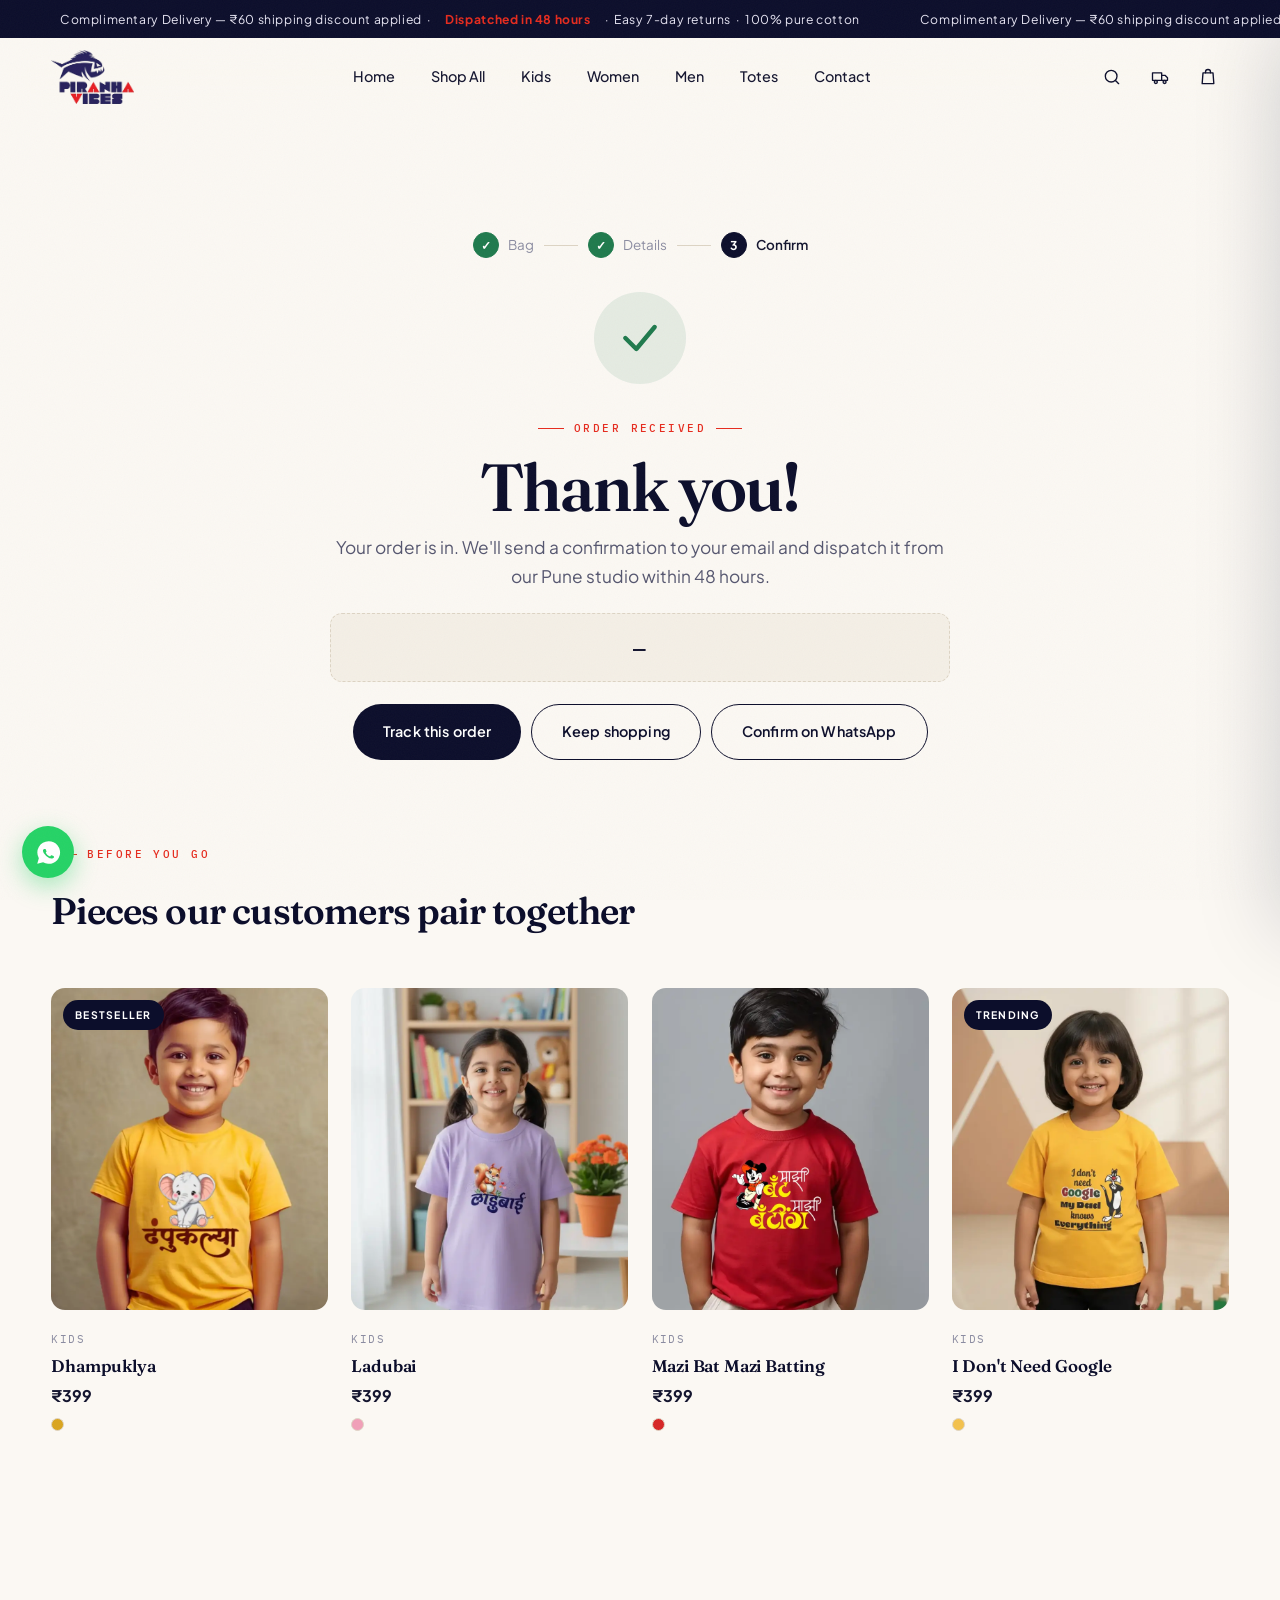
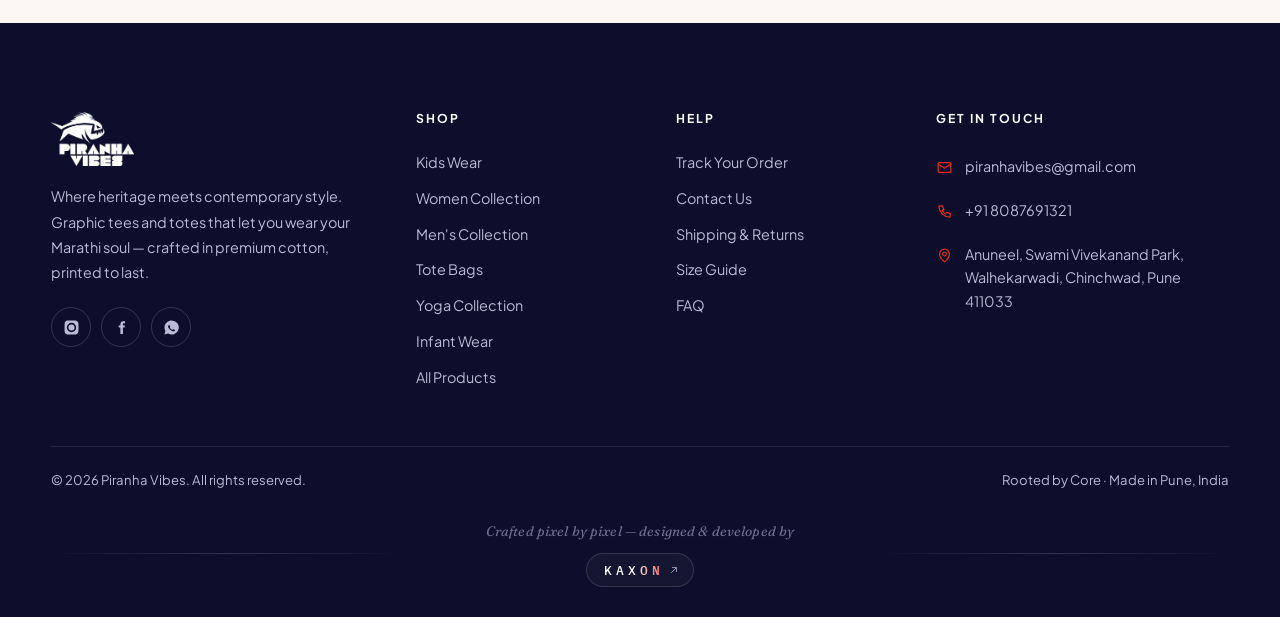
<file: order-success.html>
<!DOCTYPE html>
<html lang="en">
<head>
<meta charset="utf-8">
<meta name="viewport" content="width=device-width, initial-scale=1">
<title>Order Confirmed — Piranha Vibes</title>
<meta name="robots" content="noindex">
<link rel="icon" href="assets/img/brand/logo.png">
<link rel="preconnect" href="https://fonts.googleapis.com">
<link rel="preconnect" href="https://fonts.gstatic.com" crossorigin>
<link href="https://fonts.googleapis.com/css2?family=Fraunces:opsz,wght@9..144,400;9..144,500;9..144,600;9..144,700&family=Plus+Jakarta+Sans:wght@400;500;600;700;800&family=IBM+Plex+Mono:wght@400;500&display=swap" rel="stylesheet">
<link rel="stylesheet" href="assets/css/style.css">
</head>
<body>
<div id="pv-header"></div>

<main>
  <div class="wrap sec">
    <div class="steps">
      <div class="step done"><span class="n">✓</span> Bag</div><span class="step-sep"></span>
      <div class="step done"><span class="n">✓</span> Details</div><span class="step-sep"></span>
      <div class="step on"><span class="n">3</span> Confirm</div>
    </div>
    <div id="succRoot"></div>
  </div>
</main>

<div id="pv-footer"></div>

<script src="assets/js/config.js"></script>
<script src="assets/js/data.js"></script>
<script src="assets/js/app.js"></script>
<script>
(async function () {
  const { $, esc, money, Store, qp, ICON, CFG, cardHTML, observe } = window.PV;
  await Store.ready;
  window.PV.mountChrome("");

  const id = qp("id") || "";
  let o = null;
  try { o = JSON.parse(sessionStorage.getItem("pv_last_order") || "null"); } catch (e) {}
  if (o && id && o.id !== id) o = null;

  const eta = new Date(Date.now() + 5 * 864e5).toLocaleDateString("en-IN", {
    weekday: "short", day: "numeric", month: "short",
  });

  $("#succRoot").innerHTML = `
<div class="succ">
  <div class="succ-mark"><svg viewBox="0 0 24 24"><path d="m4 12 6 6L20 6" stroke-linecap="round" stroke-linejoin="round"/></svg></div>
  <span class="eyebrow center" style="justify-content:center">Order received</span>
  <h1 class="d2" style="margin:16px 0 12px">Thank you${o ? ", " + esc(o.name.split(" ")[0]) : ""}!</h1>
  <p class="lead" style="margin-inline:auto">Your order is in. We'll send a confirmation to your email and dispatch it from our Pune studio within 48 hours.</p>
  <div class="oid">${esc(id || "—")}</div>
  ${o && o.offline ? `<p class="tiny" style="color:var(--gold)">Saved on this device. Please share this ID with us on WhatsApp so we can confirm it.</p>` : ""}
  <div style="display:flex;gap:10px;justify-content:center;flex-wrap:wrap;margin-top:6px">
    <a class="btn" href="track.html?id=${encodeURIComponent(id)}">Track this order</a>
    <a class="btn btn-ghost" href="shop.html">Keep shopping</a>
    <a class="btn btn-ghost" target="_blank" rel="noopener"
       href="https://wa.me/${CFG.WHATSAPP}?text=${encodeURIComponent("Hi! My order ID is " + id + (o && o.paymentMethod === "UPI" && o.txnRef ? " (UPI Ref / UTR: " + o.txnRef + ")" : ""))}">Confirm on WhatsApp</a>
  </div>
</div>

${o ? `
<div class="co-grid" style="margin-top:clamp(36px,5vw,60px)">
  <div class="card">
    <h3 class="d3" style="font-size:1.2rem;margin-bottom:16px">What you ordered</h3>
    ${o.items.map(i => `<div class="mini-item">
      <div style="flex:1"><b>${esc(i.name)}</b>
        <div class="tiny muted">${[i.size, i.color].filter(Boolean).join(" · ")} · Qty ${i.qty} · ${esc(i.sku)}</div></div>
      <div style="font-weight:600">${money(i.lineTotal)}</div></div>`).join("")}
    <div class="sum-row" style="margin-top:14px"><span>Subtotal</span><span>${money(o.subtotal)}</span></div>
    ${o.discount ? `<div class="sum-row" style="color:var(--green)"><span>Discount</span><span>− ${money(o.discount)}</span></div>` : ""}
    <div class="sum-row"><span>Shipping</span><span>${o.shipping ? money(o.shipping) : "Free"}</span></div>
    ${o.codFee ? `<div class="sum-row"><span>COD handling</span><span>${money(o.codFee)}</span></div>` : ""}
    <div class="sum-row total"><span>Total</span><span>${money(o.total)}</span></div>
    <p class="tiny muted" style="margin-top:10px">Payment: <b>${esc(o.paymentMethod === "COD" ? "Cash on delivery" : "UPI — " + o.txnRef)}</b></p>
  </div>
  <aside class="co-side">
    <div class="card">
      <h3 class="d3" style="font-size:1.2rem;margin-bottom:16px">Delivering to</h3>
      <p style="font-size:.94rem;line-height:1.75">
        <b>${esc(o.name)}</b><br>
        ${esc(o.addr1)}${o.addr2 ? "<br>" + esc(o.addr2) : ""}<br>
        ${o.landmark ? "Near " + esc(o.landmark) + "<br>" : ""}
        ${esc(o.city)}, ${esc(o.state)} — ${esc(o.pincode)}<br>
        ${esc(o.phone)} · ${esc(o.email)}
      </p>
      <div style="border-top:1px solid var(--line);margin:16px 0;padding-top:16px">
        <div class="tick">${ICON.truck}<p><b>Estimated delivery</b>By ${eta}</p></div>
        <div class="tick">${ICON.refresh}<p><b>Changed your mind?</b>Easy return or exchange within 7 days.</p></div>
      </div>
      <p class="tiny muted">Questions? Email ${CFG.EMAIL} or call ${CFG.PHONE} with your order ID.</p>
    </div>
  </aside>
</div>` : ""}

<section class="sec-sm">
  <div class="sec-head"><div class="t"><span class="eyebrow">Before you go</span>
    <h2 class="d3" style="margin-top:12px">Pieces our customers pair together</h2></div></div>
  <div class="p-grid stagger">${Store.products.filter(p => p.active && p.featured && p.stock > 0).slice(0, 4).map(cardHTML).join("")}</div>
</section>`;
  observe();
})();
</script>
</body>
</html>
</file>
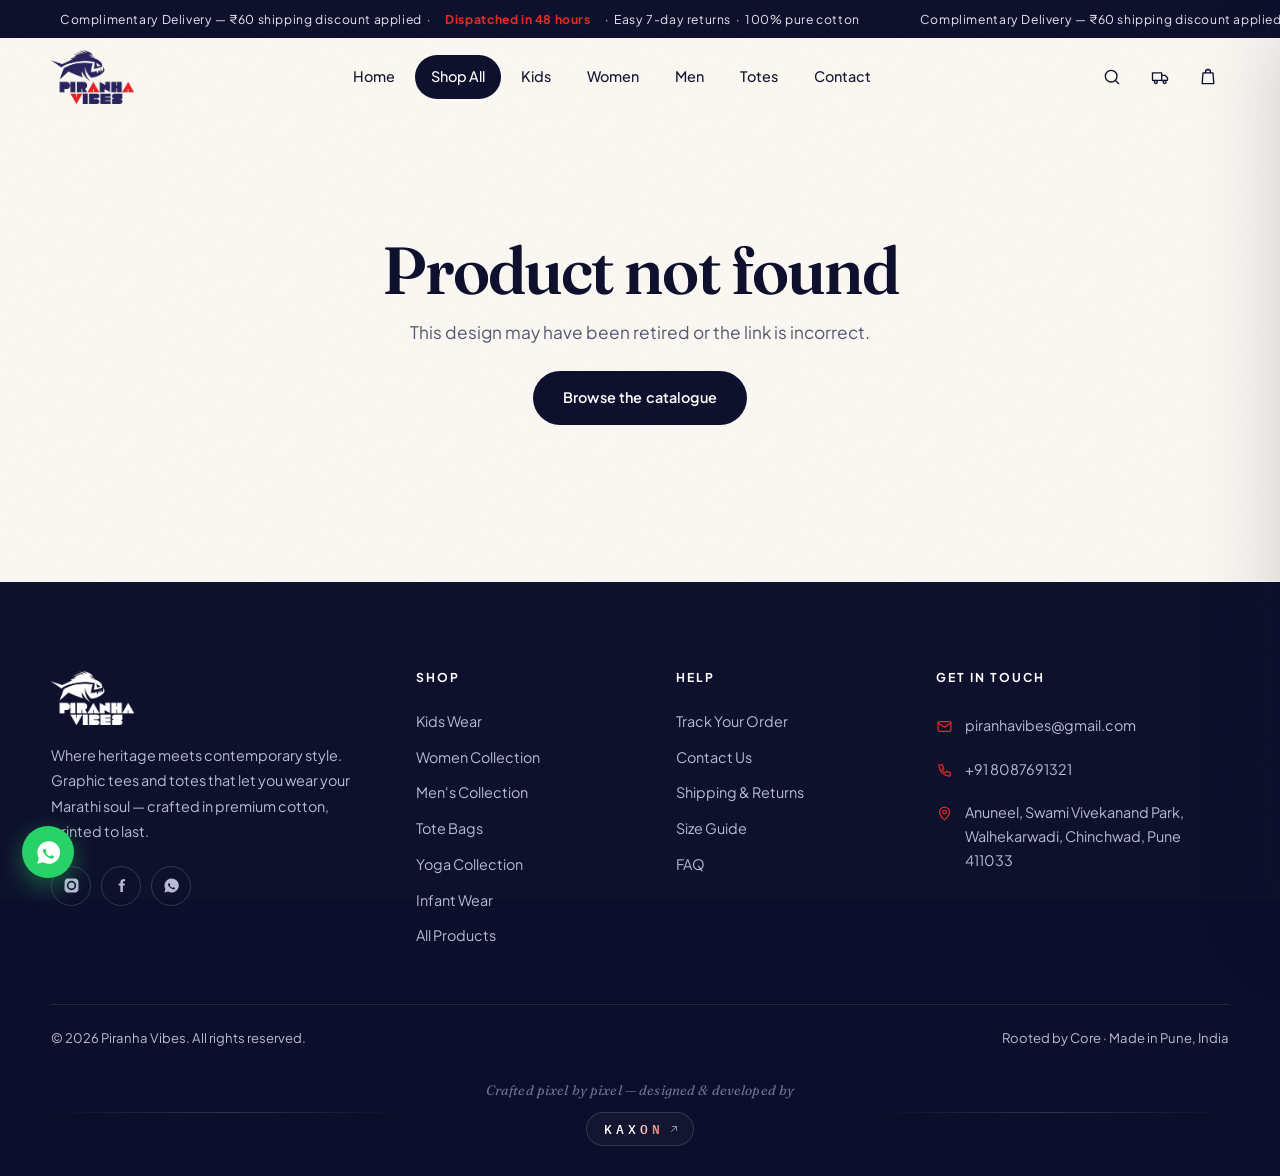
<file: product.html>
<!DOCTYPE html>
<html lang="en">
<head>
<meta charset="utf-8">
<meta name="viewport" content="width=device-width, initial-scale=1">
<title>Product — Piranha Vibes</title>
<meta name="description" content="Premium cotton Marathi graphic tees and tote bags by Piranha Vibes.">
<link rel="icon" href="assets/img/brand/logo.png">
<link rel="preconnect" href="https://fonts.googleapis.com">
<link rel="preconnect" href="https://fonts.gstatic.com" crossorigin>
<link href="https://fonts.googleapis.com/css2?family=Fraunces:opsz,wght@9..144,400;9..144,500;9..144,600;9..144,700&family=Plus+Jakarta+Sans:wght@400;500;600;700;800&family=IBM+Plex+Mono:wght@400;500&display=swap" rel="stylesheet">
<link rel="stylesheet" href="assets/css/style.css">
</head>
<body>
<div id="pv-header"></div>

<main>
  <div class="wrap">
    <nav class="crumbs" id="crumbs"></nav>
  </div>

  <div class="wrap sec-sm" style="padding-top:0">
    <div id="pdRoot"></div>
  </div>

  <section class="sec-sm" id="relatedSec" style="display:none">
    <div class="wrap">
      <div class="sec-head">
        <div class="t"><span class="eyebrow">You may also like</span>
        <h2 class="d3" style="margin-top:14px">More from this collection</h2></div>
      </div>
      <div class="p-grid stagger" id="related"></div>
    </div>
  </section>

  <section class="sec-sm" id="recentSec" style="display:none;padding-top:0">
    <div class="wrap">
      <div class="sec-head"><div class="t"><h2 class="d3">Recently viewed</h2></div></div>
      <div class="p-grid stagger" id="recent"></div>
    </div>
  </section>
</main>

<div id="pv-footer"></div>

<script src="assets/js/config.js"></script>
<script src="assets/js/data.js"></script>
<script src="assets/js/app.js"></script>
<script src="assets/js/product.js"></script>
</body>
</html>
</file>
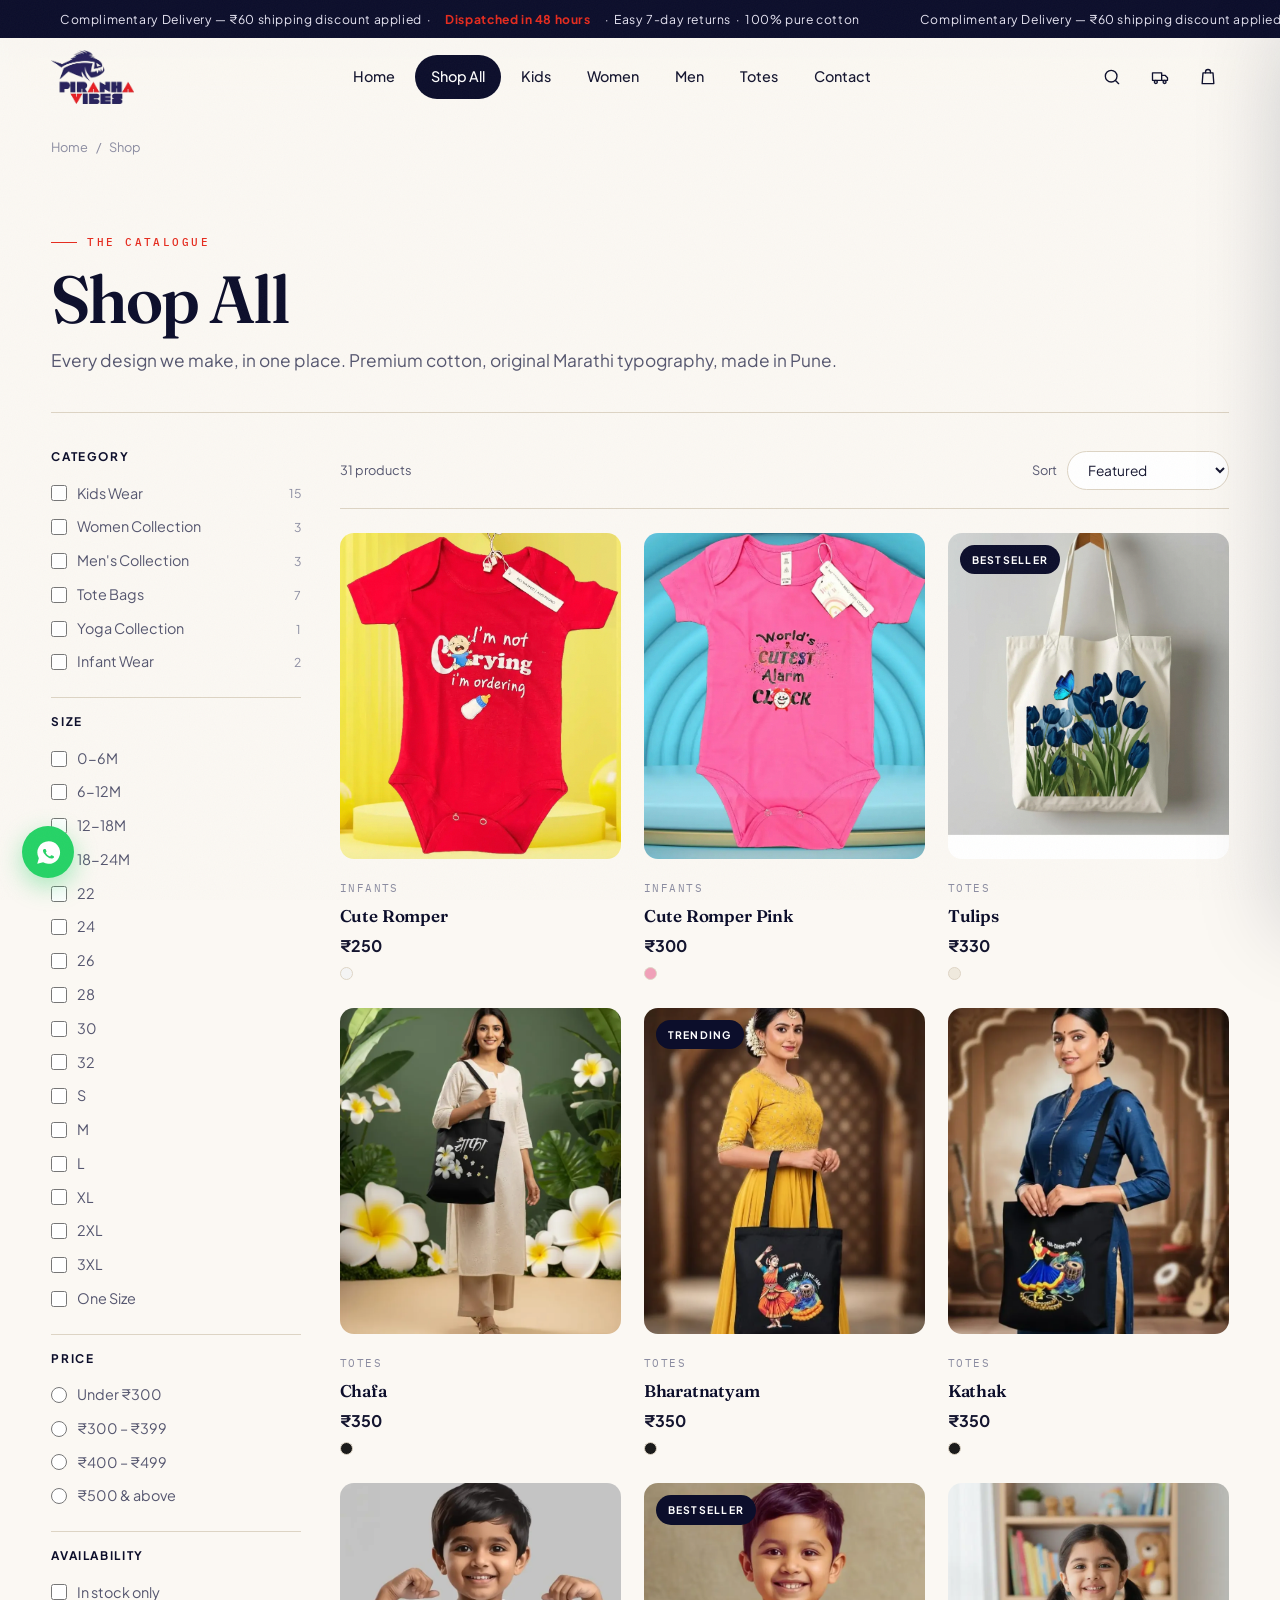
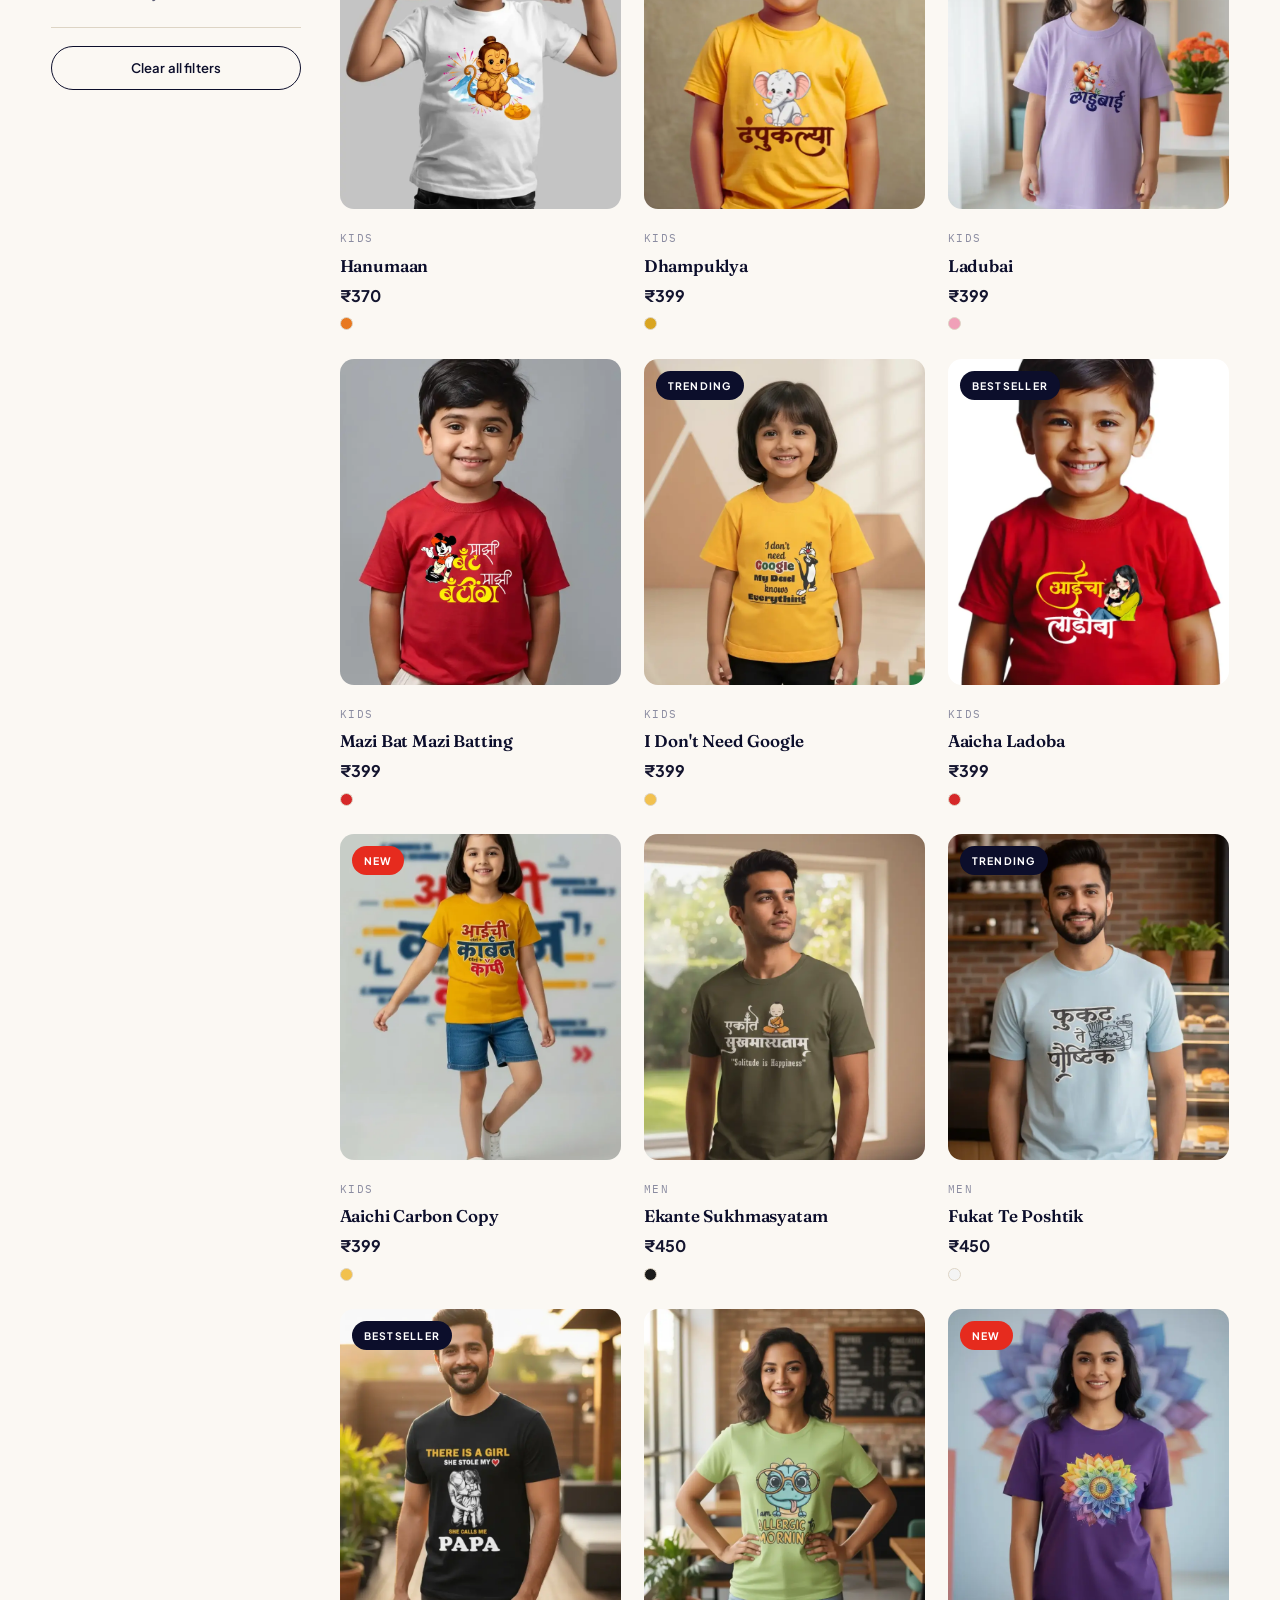
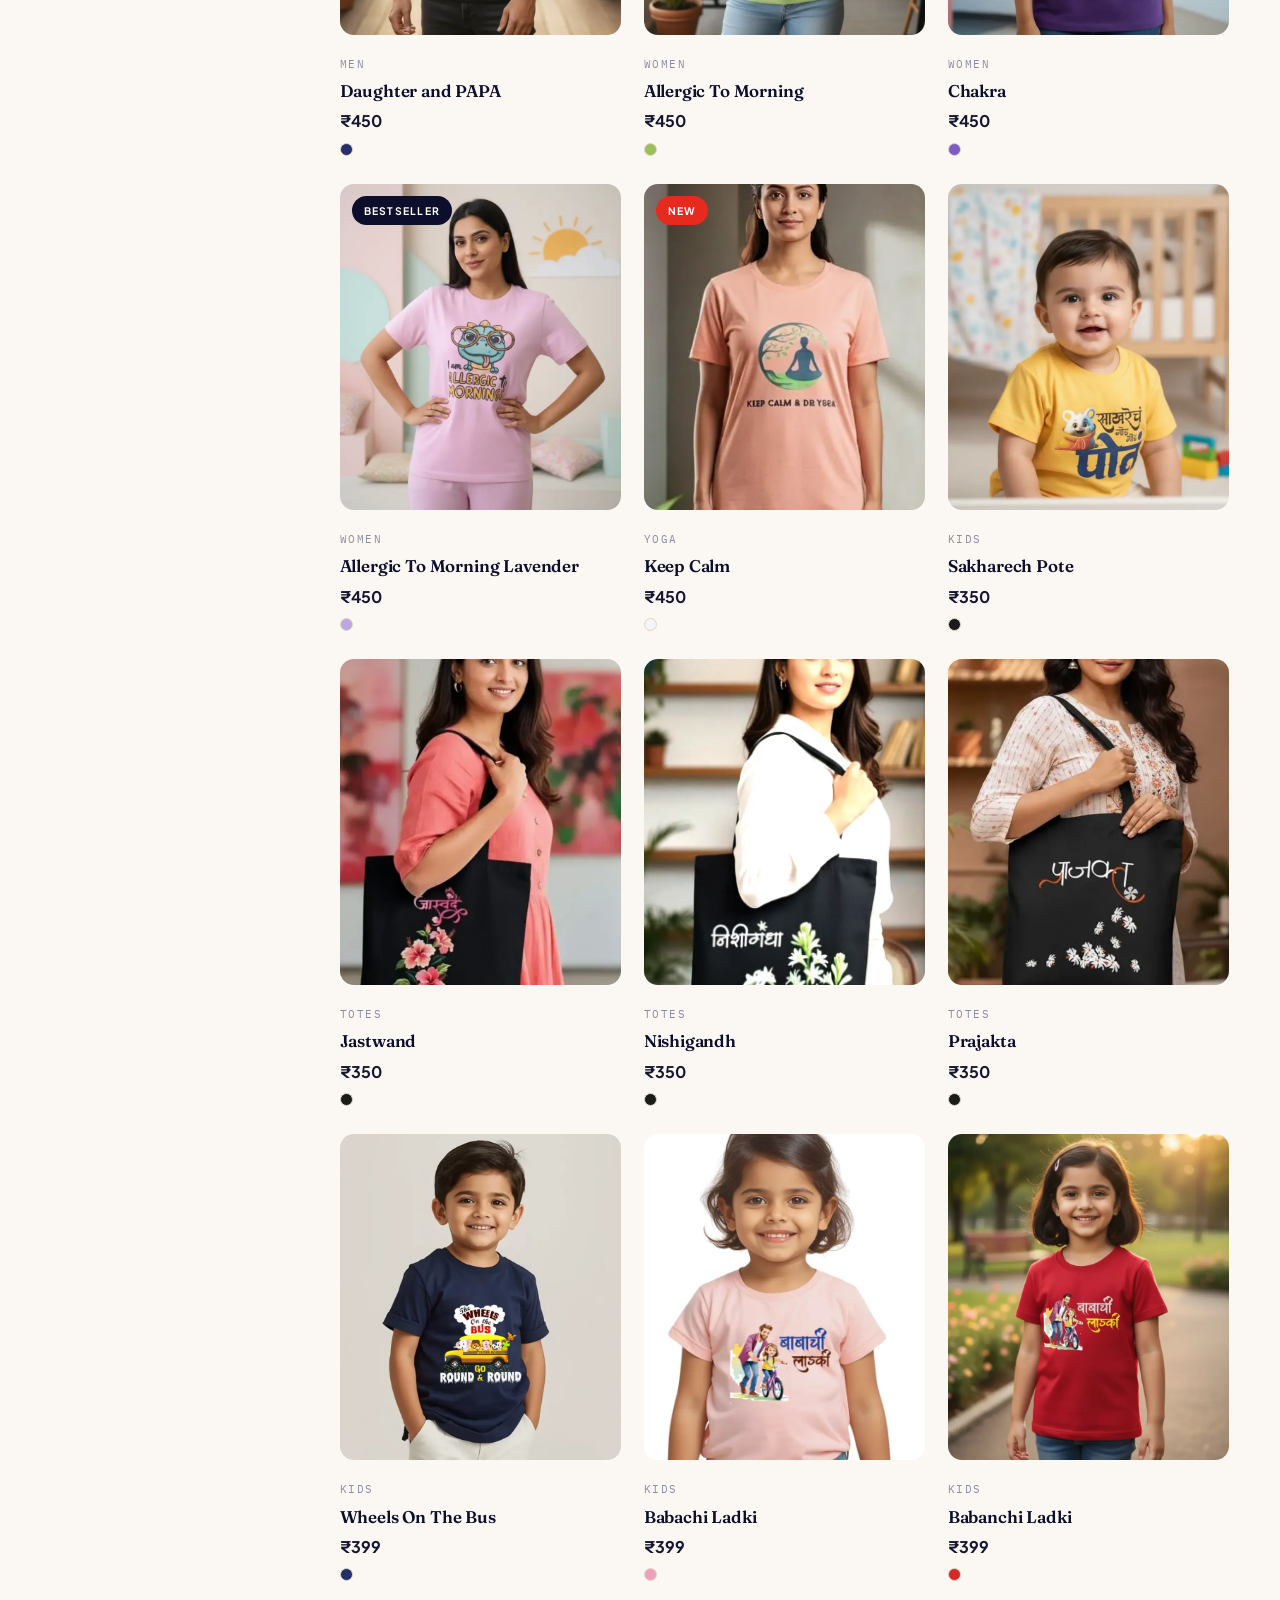
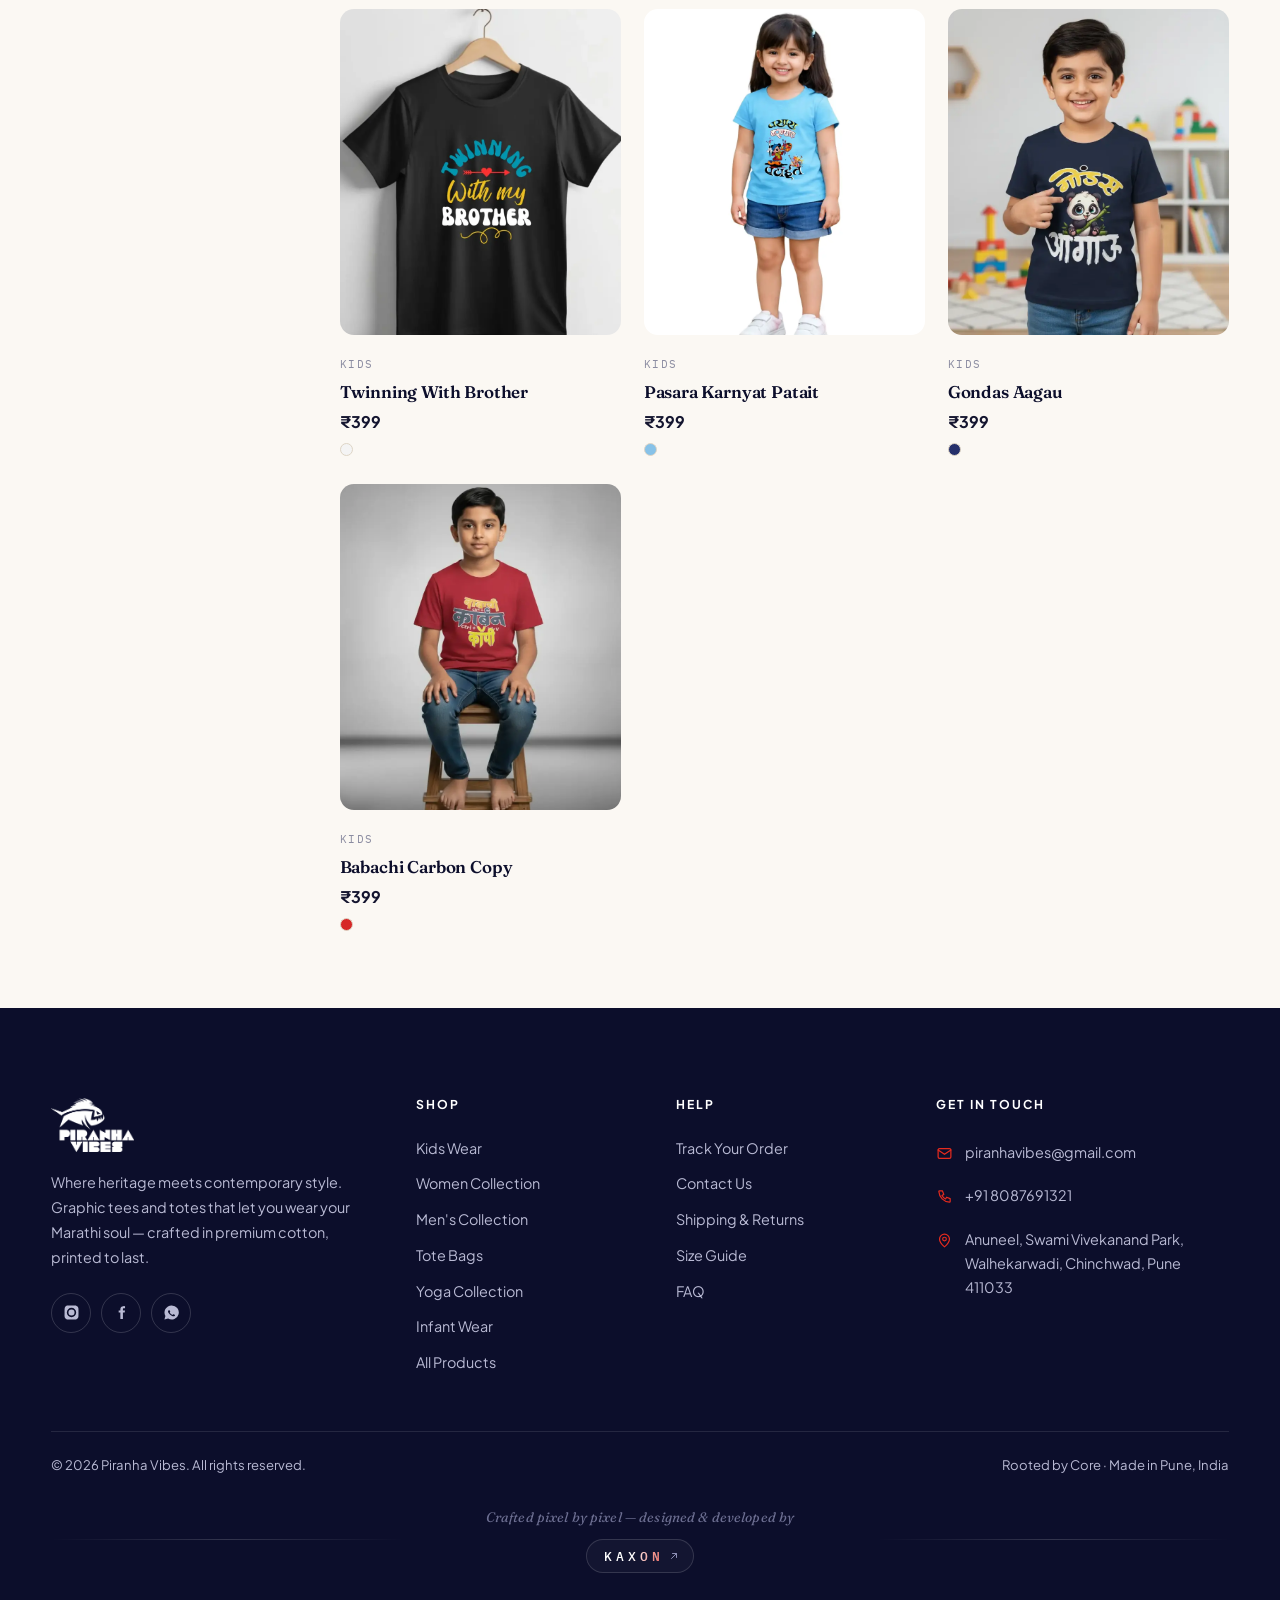
<file: shop.html>
<!DOCTYPE html>
<html lang="en">
<head>
<meta charset="utf-8">
<meta name="viewport" content="width=device-width, initial-scale=1">
<title>Shop All — Piranha Vibes</title>
<meta name="description" content="Shop Marathi graphic t-shirts for kids, women and men plus eco-friendly canvas tote bags. Premium cotton, original designs, dispatched in 48 hours.">
<link rel="icon" href="assets/img/brand/logo.png">
<link rel="preconnect" href="https://fonts.googleapis.com">
<link rel="preconnect" href="https://fonts.gstatic.com" crossorigin>
<link href="https://fonts.googleapis.com/css2?family=Fraunces:opsz,wght@9..144,400;9..144,500;9..144,600;9..144,700&family=Plus+Jakarta+Sans:wght@400;500;600;700;800&family=IBM+Plex+Mono:wght@400;500&display=swap" rel="stylesheet">
<link rel="stylesheet" href="assets/css/style.css">
</head>
<body>
<div id="pv-header"></div>

<main>
  <div class="wrap">
    <nav class="crumbs"><a href="index.html">Home</a> <span>/</span> <span id="crumbNow">Shop</span></nav>
  </div>

  <div class="wrap page-hd">
    <span class="eyebrow">The Catalogue</span>
    <h1 class="d2" style="margin-top:14px" id="shopTitle">Shop All</h1>
    <p class="lead" style="margin-top:14px" id="shopBlurb">Every design we make, in one place. Premium cotton, original Marathi typography, made in Pune.</p>
  </div>

  <div class="wrap sec-sm" style="padding-top:0">
    <div class="shop-layout">

      <aside class="filters" id="filters">
        <div class="fgroup">
          <h5>Category</h5>
          <div id="fCats"></div>
        </div>
        <div class="fgroup">
          <h5>Size</h5>
          <div id="fSizes"></div>
        </div>
        <div class="fgroup">
          <h5>Price</h5>
          <div id="fPrice"></div>
        </div>
        <div class="fgroup">
          <h5>Availability</h5>
          <label class="fopt"><input type="checkbox" id="fStock"> In stock only</label>
        </div>
        <button class="btn btn-ghost btn-sm btn-block" id="fClear" style="margin-top:18px">Clear all filters</button>
      </aside>

      <div>
        <div class="shop-bar">
          <div style="display:flex;align-items:center;gap:12px;flex-wrap:wrap">
            <button class="btn btn-ghost btn-sm f-toggle" id="fToggle">Filters</button>
            <span class="muted tiny" id="resCount">Loading…</span>
            <div id="activeChips" style="display:flex;gap:6px;flex-wrap:wrap"></div>
          </div>
          <div style="display:flex;gap:10px;align-items:center">
            <label class="tiny muted" for="sortSel">Sort</label>
            <select class="sel" id="sortSel">
              <option value="featured">Featured</option>
              <option value="new">Newest</option>
              <option value="pl">Price: low to high</option>
              <option value="ph">Price: high to low</option>
              <option value="az">Name A–Z</option>
            </select>
          </div>
        </div>

        <div class="p-grid" id="grid"></div>
        <div id="noRes" class="hidden" style="text-align:center;padding:70px 20px">
          <h3 class="d3">Nothing matches those filters</h3>
          <p class="muted" style="margin:10px 0 20px">Try widening your price range or clearing a filter.</p>
          <button class="btn btn-sm" id="noResClear">Clear filters</button>
        </div>
      </div>

    </div>
  </div>
</main>

<div id="pv-footer"></div>

<script src="assets/js/config.js"></script>
<script src="assets/js/data.js"></script>
<script src="assets/js/app.js"></script>
<script src="assets/js/shop.js"></script>
</body>
</html>
</file>
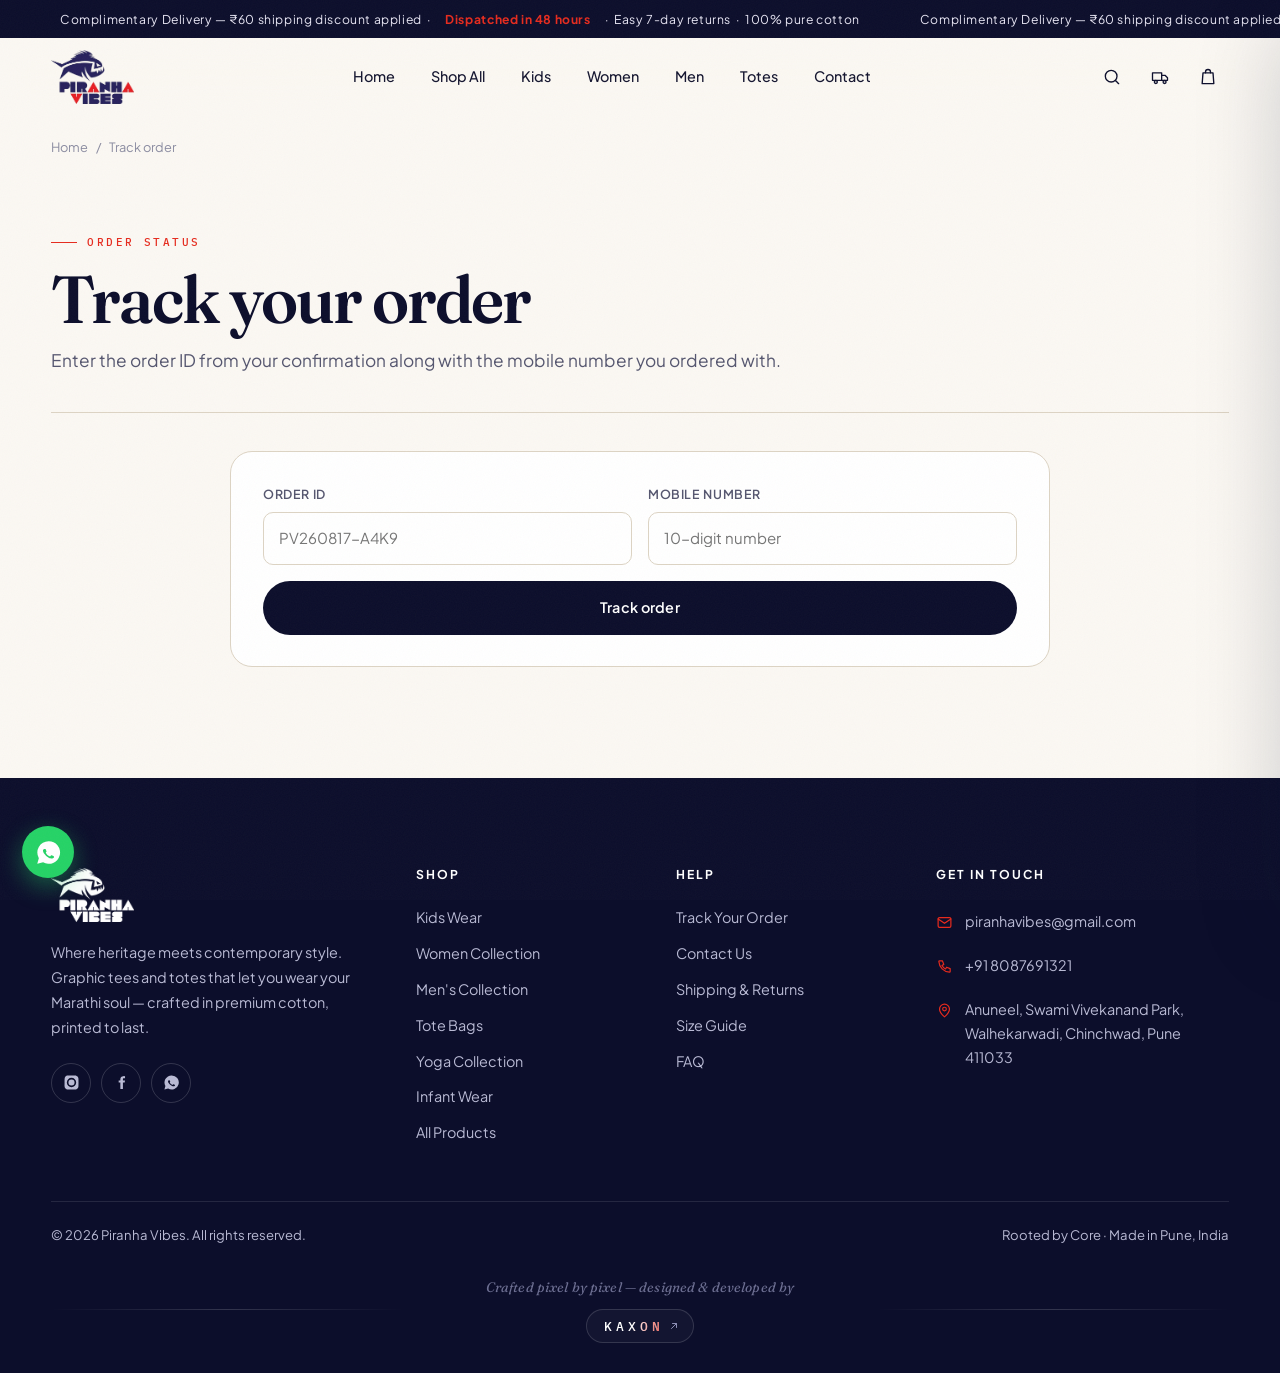
<file: track.html>
<!DOCTYPE html>
<html lang="en">
<head>
<meta charset="utf-8">
<meta name="viewport" content="width=device-width, initial-scale=1">
<title>Track Your Order — Piranha Vibes</title>
<link rel="icon" href="assets/img/brand/logo.png">
<link rel="preconnect" href="https://fonts.googleapis.com">
<link rel="preconnect" href="https://fonts.gstatic.com" crossorigin>
<link href="https://fonts.googleapis.com/css2?family=Fraunces:opsz,wght@9..144,400;9..144,500;9..144,600;9..144,700&family=Plus+Jakarta+Sans:wght@400;500;600;700;800&family=IBM+Plex+Mono:wght@400;500&display=swap" rel="stylesheet">
<link rel="stylesheet" href="assets/css/style.css">
</head>
<body>
<div id="pv-header"></div>

<main>
  <div class="wrap">
    <nav class="crumbs"><a href="index.html">Home</a> <span>/</span> <span>Track order</span></nav>
    <div class="page-hd">
      <span class="eyebrow">Order status</span>
      <h1 class="d2" style="margin-top:14px">Track your order</h1>
      <p class="lead" style="margin-top:14px">Enter the order ID from your confirmation along with the mobile number you ordered with.</p>
    </div>
  </div>

  <div class="wrap sec-sm" style="padding-top:0;max-width:820px">
    <div class="card">
      <form id="trackForm" novalidate>
        <div class="grid2">
          <div class="field"><label for="oid">Order ID</label><input id="oid" placeholder="PV260817-A4K9" style="text-transform:uppercase"><span class="msg">Enter your order ID</span></div>
          <div class="field"><label for="ophone">Mobile number</label><input id="ophone" inputmode="numeric" maxlength="10" placeholder="10-digit number"><span class="msg">Enter the mobile number used at checkout</span></div>
        </div>
        <button class="btn btn-block" type="submit" id="trackBtn">Track order</button>
      </form>
    </div>

    <div id="trackRes" style="margin-top:22px"></div>

    <div id="myOrders" style="margin-top:34px"></div>
  </div>
</main>

<div id="pv-footer"></div>

<script src="assets/js/config.js"></script>
<script src="assets/js/data.js"></script>
<script src="assets/js/app.js"></script>
<script>
(async function () {
  const { $, esc, money, Store, qp, read, LS, ICON, trackOrder, toast, CFG } = window.PV;
  await Store.ready;
  window.PV.mountChrome("");

  const STAGES = ["New", "Confirmed", "Packed", "Shipped", "Delivered"];

  function timeline(status) {
    const i = STAGES.indexOf(status);
    if (String(status).toLowerCase() === "cancelled")
      return `<p style="color:var(--red);font-weight:600">This order was cancelled. Contact us if that's unexpected.</p>`;
    return `<div style="display:flex;flex-direction:column;gap:0;margin-top:8px">
      ${STAGES.map((s, k) => {
        const done = k <= (i < 0 ? 0 : i);
        return `<div style="display:flex;gap:14px;align-items:flex-start">
          <div style="display:flex;flex-direction:column;align-items:center">
            <span style="width:22px;height:22px;border-radius:50%;display:grid;place-items:center;flex-shrink:0;
              background:${done ? "var(--green)" : "var(--sand)"};color:#fff;font-size:.7rem">${done ? "✓" : ""}</span>
            ${k < STAGES.length - 1 ? `<span style="width:2px;height:34px;background:${k < i ? "var(--green)" : "var(--sand)"}"></span>` : ""}
          </div>
          <div style="padding-bottom:${k < STAGES.length - 1 ? "14px" : "0"}">
            <b style="font-size:.94rem;color:${done ? "var(--tx)" : "var(--tx-3)"}">${s}</b>
            <div class="tiny muted">${
              ["Order received and queued", "Payment/COD confirmed by our team", "Packed and labelled at the Pune studio", "Handed to the courier partner", "Delivered to your address"][k]
            }</div>
          </div>
        </div>`;
      }).join("")}
    </div>`;
  }

  function renderOrder(o, local) {
    $("#trackRes").innerHTML = `
      <div class="card">
        <div style="display:flex;justify-content:space-between;gap:16px;flex-wrap:wrap;align-items:center;margin-bottom:18px">
          <div>
            <span class="pc-cat">Order</span>
            <h2 class="d3" style="font-family:var(--mono);font-size:1.25rem;margin-top:4px">${esc(o.id)}</h2>
            <p class="tiny muted">Placed ${new Date(o.createdAt).toLocaleString("en-IN", { dateStyle: "medium", timeStyle: "short" })}</p>
          </div>
          <span class="pill ${STAGES.concat("Cancelled").indexOf(o.status) > -1 ? esc(String(o.status).toLowerCase()) : "packed"}">${esc(o.status)}</span>
        </div>
        ${timeline(o.status)}
        ${o.items && o.items.length ? `<div style="border-top:1px solid var(--line);margin-top:20px;padding-top:16px">
          ${o.items.map(i => `<div class="mini-item"><div style="flex:1"><b>${esc(i.name)}</b>
            <div class="tiny muted">${[i.size, i.color].filter(Boolean).join(" · ")} · Qty ${i.qty}</div></div>
            <div style="font-weight:600">${money(i.lineTotal || i.price * i.qty)}</div></div>`).join("")}
        </div>` : ""}
        <div class="sum-row total"><span>Order total</span><span>${money(o.total)}</span></div>
        ${o.trackingId ? `<p class="tiny" style="margin-top:10px">Courier tracking: <b>${esc(o.trackingId)}</b>${o.courier ? " · " + esc(o.courier) : ""}</p>` : ""}
        ${local ? `<p class="tiny" style="color:var(--gold);margin-top:10px">Showing the copy saved on this device. Live status may differ — WhatsApp us for the latest.</p>` : ""}
        <a class="btn btn-ghost btn-sm" style="margin-top:16px" target="_blank" rel="noopener"
           href="https://wa.me/${CFG.WHATSAPP}?text=${encodeURIComponent("Hi! Status update for order " + o.id + "?")}">Ask about this order</a>
      </div>`;
    $("#trackRes").scrollIntoView({ behavior: "smooth", block: "nearest" });
  }

  async function doTrack(id, phone) {
    const btn = $("#trackBtn");
    btn.classList.add("btn-loading");
    const r = await trackOrder(id, phone);
    btn.classList.remove("btn-loading");
    if (r.ok) renderOrder(r.order, r.local);
    else {
      $("#trackRes").innerHTML = `<div class="card" style="text-align:center">
        <p style="font-weight:600;margin-bottom:6px">We couldn't find that order</p>
        <p class="muted tiny">Double-check the ID and the mobile number you used. Still stuck? WhatsApp us on ${CFG.PHONE}.</p></div>`;
    }
  }

  $("#ophone").addEventListener("input", e => e.target.value = e.target.value.replace(/\D/g, ""));

  $("#trackForm").addEventListener("submit", e => {
    e.preventDefault();
    const id = $("#oid").value.trim();
    const ph = $("#ophone").value.trim();
    $("#oid").closest(".field").classList.toggle("err", !id);
    $("#ophone").closest(".field").classList.toggle("err", ph.length !== 10);
    if (!id || ph.length !== 10) return;
    doTrack(id, ph);
  });

  /* saved orders on this device */
  const mine = read(LS.orders, []);
  if (mine.length) {
    $("#myOrders").innerHTML = `
      <h3 class="d3" style="margin-bottom:14px">Orders from this device</h3>
      <div class="tbl-wrap"><table>
        <thead><tr><th>Order ID</th><th>Date</th><th>Items</th><th>Total</th><th></th></tr></thead>
        <tbody>${mine.map(o => `<tr>
          <td style="font-family:var(--mono)">${esc(o.id)}</td>
          <td>${new Date(o.at).toLocaleDateString("en-IN", { day: "numeric", month: "short", year: "numeric" })}</td>
          <td>${(o.items || []).reduce((s, i) => s + i.qty, 0)}</td>
          <td>${money(o.total)}</td>
          <td><button class="btn btn-sm" data-look="${esc(o.id)}" data-ph="${esc(o.phone)}">View</button></td>
        </tr>`).join("")}</tbody>
      </table></div>`;
    $("#myOrders").addEventListener("click", e => {
      const b = e.target.closest("[data-look]");
      if (!b) return;
      $("#oid").value = b.dataset.look;
      $("#ophone").value = String(b.dataset.ph).slice(-10);
      doTrack(b.dataset.look, b.dataset.ph);
    });
  }

  const preId = qp("id");
  if (preId) {
    $("#oid").value = preId;
    const hit = mine.find(o => o.id === preId);
    if (hit) { $("#ophone").value = String(hit.phone).slice(-10); doTrack(preId, hit.phone); }
  }
})();
</script>
</body>
</html>
</file>
<file: assets/css/style.css>
/* =============================================================
   PIRANHA VIBES — Design System
   Editorial-premium. Ink navy + signal red + warm paper.
   ============================================================= */

/* ---------- 1. TOKENS ---------- */
:root {
  /* brand */
  --ink: #0c0e2b;
  --navy: #262163;
  --navy-600: #37318a;
  --navy-200: #b9b6dc;
  --red: #e62b1e;
  --red-700: #bf1f14;

  /* paper */
  --paper: #fbf8f3;
  --paper-2: #f4efe6;
  --sand: #e7dfd1;
  --line: #ddd4c4;
  --white: #ffffff;

  /* text */
  --tx: #14152f;
  --tx-2: #55566f;
  --tx-3: #8b8ca1;
  --tx-inv: #f6f3ee;

  /* accents */
  --gold: #b98b2e;
  --green: #1f7a4d;

  /* type */
  --display: "Fraunces", "Playfair Display", Georgia, "Times New Roman", serif;
  --sans: "Plus Jakarta Sans", "Inter", -apple-system, BlinkMacSystemFont,
    "Segoe UI", Roboto, sans-serif;
  --mono: "IBM Plex Mono", ui-monospace, "SFMono-Regular", Menlo, monospace;

  /* metrics */
  --wrap: 1320px;
  --gut: clamp(20px, 4vw, 56px);
  --r-sm: 8px;
  --r: 14px;
  --r-lg: 22px;
  --r-xl: 32px;

  /* motion */
  --e-out: cubic-bezier(0.16, 1, 0.3, 1);
  --e-io: cubic-bezier(0.65, 0, 0.35, 1);
  --e-spring: cubic-bezier(0.34, 1.56, 0.64, 1);
  --t: 0.45s var(--e-out);

  /* elevation */
  --sh-1: 0 1px 2px rgba(12, 14, 43, 0.05), 0 4px 14px rgba(12, 14, 43, 0.05);
  --sh-2: 0 2px 6px rgba(12, 14, 43, 0.06), 0 18px 40px rgba(12, 14, 43, 0.09);
  --sh-3: 0 30px 80px rgba(12, 14, 43, 0.18);

  --header-h: 78px;
}

/* ---------- 2. RESET ---------- */
*,
*::before,
*::after {
  box-sizing: border-box;
}

* {
  margin: 0;
  padding: 0;
}

html {
  -webkit-text-size-adjust: 100%;
  scroll-behavior: smooth;
  scroll-padding-top: calc(var(--header-h) + 20px);
}

body {
  font-family: var(--sans);
  background: var(--paper);
  color: var(--tx);
  font-size: 16px;
  line-height: 1.65;
  -webkit-font-smoothing: antialiased;
  -moz-osx-font-smoothing: grayscale;
  /* clip (not hidden) — `hidden` would make body a scroll container
     and break position:sticky on the header */
  overflow-x: clip;
  font-feature-settings: "kern" 1, "liga" 1;
}

body.is-locked {
  overflow: hidden;
}

img,
svg,
video {
  display: block;
  max-width: 100%;
  height: auto;
}

a {
  color: inherit;
  text-decoration: none;
}

button,
input,
select,
textarea {
  font: inherit;
  color: inherit;
}

button {
  background: none;
  border: 0;
  cursor: pointer;
}

ul,
ol {
  list-style: none;
}

:focus-visible {
  outline: 2px solid var(--red);
  outline-offset: 3px;
  border-radius: 4px;
}

::selection {
  background: var(--navy);
  color: #fff;
}

/* paper grain */
body::before {
  content: "";
  position: fixed;
  inset: 0;
  z-index: 9998;
  pointer-events: none;
  opacity: 0.035;
  background-image: url("data:image/svg+xml,%3Csvg xmlns='http://www.w3.org/2000/svg' width='160' height='160'%3E%3Cfilter id='n'%3E%3CfeTurbulence type='fractalNoise' baseFrequency='0.85' numOctaves='3'/%3E%3C/filter%3E%3Crect width='160' height='160' filter='url(%23n)'/%3E%3C/svg%3E");
}

/* ---------- 3. TYPE ---------- */
h1,
h2,
h3,
h4,
h5 {
  font-family: var(--display);
  font-weight: 600;
  line-height: 1.05;
  letter-spacing: -0.022em;
  color: var(--ink);
  font-variation-settings: "SOFT" 0, "WONK" 0;
}

.d1 {
  font-size: clamp(2.9rem, 8.2vw, 7.2rem);
  line-height: 0.93;
  letter-spacing: -0.038em;
}

.d2 {
  font-size: clamp(2.2rem, 5.2vw, 4.4rem);
  line-height: 1;
  letter-spacing: -0.03em;
}

.d3 {
  font-size: clamp(1.5rem, 2.9vw, 2.4rem);
}

.lead {
  font-size: clamp(1.02rem, 1.35vw, 1.2rem);
  color: var(--tx-2);
  line-height: 1.7;
  max-width: 62ch;
}

.eyebrow {
  font-family: var(--mono);
  font-size: 0.7rem;
  letter-spacing: 0.22em;
  text-transform: uppercase;
  color: var(--red);
  font-weight: 500;
  display: inline-flex;
  align-items: center;
  gap: 10px;
}

.eyebrow::before {
  content: "";
  width: 26px;
  height: 1px;
  background: var(--red);
  display: block;
}

.eyebrow.center::after {
  content: "";
  width: 26px;
  height: 1px;
  background: var(--red);
  display: block;
}

.italic-accent {
  font-style: italic;
  font-family: var(--display);
  color: var(--red);
}

.muted {
  color: var(--tx-2);
}

.tiny {
  font-size: 0.8rem;
}

/* ---------- 4. LAYOUT ---------- */
.wrap {
  width: min(100% - (var(--gut) * 2), var(--wrap));
  margin-inline: auto;
}

.wrap-wide {
  width: min(100% - (var(--gut) * 2), 1560px);
  margin-inline: auto;
}

section {
  position: relative;
}

.sec {
  padding-block: clamp(64px, 9vw, 132px);
}

.sec-sm {
  padding-block: clamp(44px, 6vw, 80px);
}

.sec-head {
  display: flex;
  align-items: flex-end;
  justify-content: space-between;
  gap: 32px;
  flex-wrap: wrap;
  margin-bottom: clamp(32px, 4.5vw, 60px);
}

.sec-head .t {
  max-width: 58ch;
}

.sec-head .eyebrow {
  margin-bottom: 16px;
}

.center-head {
  text-align: center;
  max-width: 760px;
  margin: 0 auto clamp(36px, 5vw, 64px);
}

.center-head .eyebrow {
  margin-bottom: 16px;
}

.center-head .lead {
  margin-inline: auto;
}

.rule {
  height: 1px;
  background: var(--line);
  border: 0;
}

.bg-ink {
  background: var(--ink);
  color: var(--tx-inv);
}

.bg-ink h1,
.bg-ink h2,
.bg-ink h3,
.bg-ink h4 {
  color: #fff;
}

.bg-ink .lead,
.bg-ink .muted {
  color: #a8aac6;
}

.bg-paper2 {
  background: var(--paper-2);
}

/* ---------- 5. BUTTONS ---------- */
.btn {
  --bg: var(--ink);
  --fg: #fff;
  position: relative;
  display: inline-flex;
  align-items: center;
  justify-content: center;
  gap: 10px;
  padding: 15px 30px;
  background: var(--bg);
  color: var(--fg);
  border-radius: 100px;
  font-size: 0.9rem;
  font-weight: 600;
  letter-spacing: 0.01em;
  overflow: hidden;
  isolation: isolate;
  transition: transform 0.35s var(--e-spring), box-shadow var(--t),
    color 0.35s var(--e-out);
  will-change: transform;
}

.btn::before {
  content: "";
  position: absolute;
  inset: 0;
  z-index: -1;
  background: var(--red);
  transform: translateY(101%);
  transition: transform 0.5s var(--e-out);
  border-radius: inherit;
}

.btn:hover::before {
  transform: translateY(0);
}

.btn:hover {
  transform: translateY(-2px);
  box-shadow: 0 12px 30px rgba(230, 43, 30, 0.28);
  color: #fff;
}

.btn:active {
  transform: translateY(0) scale(0.98);
}

.btn svg {
  width: 17px;
  height: 17px;
  transition: transform 0.4s var(--e-out);
}

.btn:hover svg {
  transform: translateX(4px);
}

.btn-red {
  --bg: var(--red);
}

.btn-red::before {
  background: var(--ink);
}

.btn-red:hover {
  box-shadow: 0 12px 30px rgba(12, 14, 43, 0.3);
}

.btn-ghost {
  --bg: transparent;
  --fg: var(--ink);
  border: 1px solid var(--ink);
}

.btn-ghost:hover {
  color: #fff;
  border-color: var(--red);
}

.btn-light {
  --bg: #fff;
  --fg: var(--ink);
}

.btn-light:hover {
  color: #fff;
}

.btn-sm {
  padding: 10px 20px;
  font-size: 0.82rem;
}

.btn-lg {
  padding: 18px 38px;
  font-size: 0.98rem;
}

.btn-block {
  width: 100%;
}

.btn[disabled] {
  opacity: 0.45;
  pointer-events: none;
}

.btn-loading {
  color: transparent !important;
  pointer-events: none;
}

.btn-loading::after {
  content: "";
  position: absolute;
  width: 18px;
  height: 18px;
  border: 2px solid rgba(255, 255, 255, 0.35);
  border-top-color: #fff;
  border-radius: 50%;
  animation: spin 0.7s linear infinite;
}

@keyframes spin {
  to {
    transform: rotate(360deg);
  }
}

.link-u {
  position: relative;
  display: inline-flex;
  align-items: center;
  gap: 8px;
  font-weight: 600;
  font-size: 0.88rem;
  padding-bottom: 3px;
}

.link-u::after {
  content: "";
  position: absolute;
  left: 0;
  bottom: 0;
  width: 100%;
  height: 1px;
  background: currentColor;
  transform-origin: right;
  transform: scaleX(1);
  transition: transform 0.4s var(--e-out);
}

.link-u:hover::after {
  transform-origin: left;
  animation: uline 0.6s var(--e-out);
}

@keyframes uline {
  0% {
    transform: scaleX(1);
    transform-origin: right;
  }

  49% {
    transform: scaleX(0);
    transform-origin: right;
  }

  50% {
    transform: scaleX(0);
    transform-origin: left;
  }

  100% {
    transform: scaleX(1);
    transform-origin: left;
  }
}

/* ---------- 6. HEADER ---------- */
.announce {
  background: var(--ink);
  color: #e9e7f5;
  font-size: 0.76rem;
  letter-spacing: 0.05em;
  height: 38px;
  display: flex;
  align-items: center;
  overflow: hidden;
  position: relative;
  z-index: 60;
}

.announce .track {
  display: flex;
  gap: 60px;
  white-space: nowrap;
  animation: marq 34s linear infinite;
  padding-left: 60px;
}

.announce span {
  display: inline-flex;
  align-items: center;
  gap: 12px;
}

.announce b {
  color: var(--red);
  font-weight: 700;
}

@keyframes marq {
  to {
    transform: translateX(-50%);
  }
}

.hdr {
  position: sticky;
  top: 0;
  z-index: 70;
  background: rgba(251, 248, 243, 0.82);
  backdrop-filter: saturate(180%) blur(18px);
  -webkit-backdrop-filter: saturate(180%) blur(18px);
  border-bottom: 1px solid transparent;
  transition: border-color 0.3s, background 0.3s, height 0.35s var(--e-out);
}

.hdr.scrolled {
  border-bottom-color: var(--line);
  background: rgba(251, 248, 243, 0.95);
}

.hdr-in {
  height: var(--header-h);
  display: flex;
  align-items: center;
  gap: 28px;
  transition: height 0.35s var(--e-out);
}

.hdr.scrolled .hdr-in {
  height: 64px;
}

.logo {
  display: flex;
  align-items: center;
  flex-shrink: 0;
}

.logo img {
  height: 54px;
  width: auto;
  transition: height 0.35s var(--e-out), transform 0.4s var(--e-spring);
  mix-blend-mode: multiply;
}

.hdr.scrolled .logo img {
  height: 44px;
}

.logo:hover img {
  transform: scale(1.04) rotate(-1.5deg);
}

.nav {
  display: flex;
  align-items: center;
  gap: 4px;
  margin-inline: auto;
}

.nav a {
  position: relative;
  padding: 10px 16px;
  font-size: 0.9rem;
  font-weight: 500;
  color: var(--tx);
  border-radius: 100px;
  transition: color 0.3s;
}

.nav a::before {
  content: "";
  position: absolute;
  inset: 0;
  background: var(--ink);
  border-radius: inherit;
  transform: scale(0.7);
  opacity: 0;
  transition: transform 0.4s var(--e-spring), opacity 0.3s;
  z-index: -1;
}

.nav a:hover,
.nav a.active {
  color: #fff;
}

.nav a:hover::before,
.nav a.active::before {
  transform: scale(1);
  opacity: 1;
}

.nav a {
  isolation: isolate;
}

.hdr-act {
  display: flex;
  align-items: center;
  gap: 6px;
}

.icon-btn {
  position: relative;
  width: 42px;
  height: 42px;
  display: grid;
  place-items: center;
  border-radius: 50%;
  transition: background 0.3s, transform 0.3s var(--e-spring);
}

.icon-btn:hover {
  background: var(--sand);
  transform: translateY(-2px);
}

.icon-btn svg {
  width: 20px;
  height: 20px;
  stroke: var(--ink);
  stroke-width: 1.6;
  fill: none;
}

.cart-count {
  position: absolute;
  top: 2px;
  right: 0;
  min-width: 19px;
  height: 19px;
  padding: 0 5px;
  background: var(--red);
  color: #fff;
  font-size: 0.68rem;
  font-weight: 700;
  border-radius: 100px;
  display: grid;
  place-items: center;
  border: 2px solid var(--paper);
  transform: scale(0);
  transition: transform 0.4s var(--e-spring);
}

.cart-count.on {
  transform: scale(1);
}

.cart-count.bump {
  animation: bump 0.5s var(--e-spring);
}

@keyframes bump {
  50% {
    transform: scale(1.45);
  }
}

.burger {
  display: none;
  width: 42px;
  height: 42px;
  place-items: center;
}

.burger i {
  display: block;
  width: 20px;
  height: 1.8px;
  background: var(--ink);
  position: relative;
  transition: 0.35s var(--e-out);
}

.burger i::before,
.burger i::after {
  content: "";
  position: absolute;
  left: 0;
  width: 20px;
  height: 1.8px;
  background: var(--ink);
  transition: 0.35s var(--e-out);
}

.burger i::before {
  top: -6px;
}

.burger i::after {
  top: 6px;
}

.burger.on i {
  background: transparent;
}

.burger.on i::before {
  top: 0;
  transform: rotate(45deg);
}

.burger.on i::after {
  top: 0;
  transform: rotate(-45deg);
}

/* mobile menu */
.mnav {
  position: fixed;
  inset: 0;
  z-index: 65;
  background: var(--ink);
  padding: calc(var(--header-h) + 50px) var(--gut) 40px;
  transform: translateY(-100%);
  transition: transform 0.6s var(--e-out);
  overflow-y: auto;
}

.mnav.on {
  transform: translateY(0);
}

.mnav a {
  display: block;
  font-family: var(--display);
  font-size: clamp(2rem, 9vw, 3rem);
  color: #fff;
  padding: 12px 0;
  border-bottom: 1px solid rgba(255, 255, 255, 0.09);
  opacity: 0;
  transform: translateY(24px);
}

.mnav.on a {
  animation: mIn 0.6s var(--e-out) forwards;
}

.mnav.on a:nth-child(1) {
  animation-delay: 0.1s;
}

.mnav.on a:nth-child(2) {
  animation-delay: 0.16s;
}

.mnav.on a:nth-child(3) {
  animation-delay: 0.22s;
}

.mnav.on a:nth-child(4) {
  animation-delay: 0.28s;
}

.mnav.on a:nth-child(5) {
  animation-delay: 0.34s;
}

.mnav.on a:nth-child(6) {
  animation-delay: 0.4s;
}

.mnav.on a:nth-child(7) {
  animation-delay: 0.46s;
}

@keyframes mIn {
  to {
    opacity: 1;
    transform: none;
  }
}

/* search overlay */
.search-ov {
  position: fixed;
  inset: 0;
  z-index: 90;
  background: rgba(12, 14, 43, 0.55);
  backdrop-filter: blur(8px);
  opacity: 0;
  visibility: hidden;
  transition: 0.35s;
}

.search-ov.on {
  opacity: 1;
  visibility: visible;
}

.search-box {
  background: var(--paper);
  padding: clamp(24px, 5vw, 48px) var(--gut);
  transform: translateY(-30px);
  transition: transform 0.5s var(--e-out);
  max-height: 86vh;
  overflow-y: auto;
}

.search-ov.on .search-box {
  transform: none;
}

.search-field {
  display: flex;
  align-items: center;
  gap: 14px;
  border-bottom: 2px solid var(--ink);
  padding-bottom: 12px;
}

.search-field input {
  flex: 1;
  border: 0;
  background: none;
  font-family: var(--display);
  font-size: clamp(1.4rem, 4vw, 2.4rem);
  outline: none;
}

.search-res {
  display: grid;
  grid-template-columns: repeat(auto-fill, minmax(180px, 1fr));
  gap: 22px;
  margin-top: 28px;
}

/* ---------- 7. HERO ---------- */
.hero {
  position: relative;
  padding-top: clamp(40px, 6vw, 76px);
  padding-bottom: clamp(40px, 6vw, 80px);
  overflow: hidden;
}

.hero-grid {
  display: grid;
  grid-template-columns: 1.05fr 0.95fr;
  gap: clamp(32px, 5vw, 72px);
  align-items: center;
}

.hero-copy .eyebrow {
  margin-bottom: 22px;
}

.hero h1 {
  margin-bottom: 24px;
}

.hero h1 .ln {
  display: block;
  overflow: hidden;
}

.hero h1 .ln>span {
  display: block;
  transform: translateY(110%);
  animation: lnUp 1.05s var(--e-out) forwards;
}

.hero h1 .ln:nth-child(2)>span {
  animation-delay: 0.1s;
}

.hero h1 .ln:nth-child(3)>span {
  animation-delay: 0.2s;
}

@keyframes lnUp {
  to {
    transform: none;
  }
}

.hero-cta {
  display: flex;
  gap: 14px;
  flex-wrap: wrap;
  margin-top: 34px;
}

.hero-stats {
  display: flex;
  gap: clamp(24px, 4vw, 52px);
  margin-top: clamp(36px, 5vw, 58px);
  padding-top: 28px;
  border-top: 1px solid var(--line);
  flex-wrap: wrap;
}

.hero-stats .n {
  font-family: var(--display);
  font-size: clamp(1.6rem, 3vw, 2.3rem);
  color: var(--navy);
  line-height: 1;
}

.hero-stats .l {
  font-size: 0.76rem;
  letter-spacing: 0.1em;
  text-transform: uppercase;
  color: var(--tx-3);
  margin-top: 6px;
}

.hero-visual {
  position: relative;
  aspect-ratio: 4/4.4;
}

.hv-main,
.hv-sub {
  position: absolute;
  border-radius: var(--r-xl);
  overflow: hidden;
  box-shadow: var(--sh-3);
  background: var(--sand);
}

.hv-main {
  inset: 0 12% 10% 0;
  animation: floatA 9s ease-in-out infinite;
}

.hv-sub {
  width: 46%;
  aspect-ratio: 3/3.6;
  right: 0;
  bottom: 0;
  border: 8px solid var(--paper);
  animation: floatB 11s ease-in-out infinite;
}

.hv-main img,
.hv-sub img {
  width: 100%;
  height: 100%;
  object-fit: cover;
  transition: transform 1.2s var(--e-out);
}

.hero-visual:hover .hv-main img {
  transform: scale(1.05);
}

@keyframes floatA {
  50% {
    transform: translateY(-14px);
  }
}

@keyframes floatB {
  50% {
    transform: translateY(12px);
  }
}

.hv-badge {
  position: absolute;
  left: -6%;
  top: 8%;
  z-index: 3;
  background: var(--paper);
  border-radius: 100px;
  padding: 12px 20px;
  box-shadow: var(--sh-2);
  display: flex;
  align-items: center;
  gap: 10px;
  font-size: 0.8rem;
  font-weight: 600;
  animation: floatB 7s ease-in-out infinite;
}

.hv-badge .dot {
  width: 8px;
  height: 8px;
  border-radius: 50%;
  background: var(--green);
  box-shadow: 0 0 0 0 rgba(31, 122, 77, 0.5);
  animation: pulse 2s infinite;
}

@keyframes pulse {
  70% {
    box-shadow: 0 0 0 10px rgba(31, 122, 77, 0);
  }
}

.hero-blob {
  position: absolute;
  border-radius: 50%;
  filter: blur(90px);
  opacity: 0.42;
  pointer-events: none;
  z-index: -1;
}

.hero-blob.a {
  width: 480px;
  height: 480px;
  background: #cfd0f5;
  top: -120px;
  right: -80px;
}

.hero-blob.b {
  width: 400px;
  height: 400px;
  background: #f7d3cf;
  bottom: -140px;
  left: -100px;
}

/* ---------- 8. MARQUEE ---------- */
.marquee {
  border-block: 1px solid var(--line);
  padding: 22px 0;
  overflow: hidden;
  background: var(--paper-2);
}

.marquee .track {
  display: flex;
  gap: 54px;
  white-space: nowrap;
  animation: marq 30s linear infinite;
  width: max-content;
}

.marquee:hover .track {
  animation-play-state: paused;
}

.marquee span {
  font-family: var(--display);
  font-size: clamp(1.1rem, 2vw, 1.7rem);
  color: var(--navy);
  display: inline-flex;
  align-items: center;
  gap: 54px;
  letter-spacing: -0.01em;
}

.marquee span::after {
  content: "✳";
  color: var(--red);
  font-size: 0.8em;
}

/* ---------- 9. CATEGORY TILES ---------- */
.cat-grid {
  display: grid;
  grid-template-columns: repeat(3, 1fr);
  gap: 18px;
}

.cat-grid>*:nth-child(1) {
  grid-column: span 2;
}

.cat-grid>*:nth-child(4) {
  grid-column: span 2;
}

.cat-card {
  position: relative;
  border-radius: var(--r-lg);
  overflow: hidden;
  min-height: 300px;
  display: flex;
  align-items: flex-end;
  padding: 28px;
  color: #fff;
  isolation: isolate;
  background: var(--navy);
}

.cat-card img {
  position: absolute;
  inset: 0;
  width: 100%;
  height: 100%;
  object-fit: cover;
  z-index: -2;
  transition: transform 1.1s var(--e-out), filter 0.6s;
}

.cat-card::after {
  content: "";
  position: absolute;
  inset: 0;
  z-index: -1;
  background: linear-gradient(to top,
      rgba(12, 14, 43, 0.88) 0%,
      rgba(12, 14, 43, 0.32) 45%,
      rgba(12, 14, 43, 0.06) 100%);
  transition: opacity 0.5s;
}

.cat-card:hover img {
  transform: scale(1.07);
}

.cat-card h3 {
  color: #fff;
  font-size: clamp(1.4rem, 2.4vw, 2rem);
}

.cat-card p {
  color: rgba(255, 255, 255, 0.75);
  font-size: 0.88rem;
  margin-top: 6px;
  max-width: 42ch;
}

.cat-card .go {
  position: absolute;
  top: 22px;
  right: 22px;
  width: 46px;
  height: 46px;
  border-radius: 50%;
  background: rgba(255, 255, 255, 0.14);
  backdrop-filter: blur(8px);
  border: 1px solid rgba(255, 255, 255, 0.25);
  display: grid;
  place-items: center;
  transform: scale(0.6) rotate(-40deg);
  opacity: 0;
  transition: 0.5s var(--e-spring);
}

.cat-card:hover .go {
  transform: none;
  opacity: 1;
}

.cat-card .go svg {
  width: 18px;
  stroke: #fff;
  stroke-width: 2;
  fill: none;
}

.cat-card .cnt {
  font-family: var(--mono);
  font-size: 0.7rem;
  letter-spacing: 0.14em;
  text-transform: uppercase;
  color: rgba(255, 255, 255, 0.6);
  margin-bottom: 10px;
  display: block;
}

/* ---------- 10. PRODUCT CARD ---------- */
.p-grid {
  display: grid;
  grid-template-columns: repeat(auto-fill, minmax(250px, 1fr));
  gap: clamp(18px, 2.2vw, 30px) clamp(14px, 1.8vw, 24px);
}

.pc {
  position: relative;
  display: flex;
  flex-direction: column;
}

.pc-media {
  position: relative;
  aspect-ratio: 1/1.16;
  border-radius: var(--r);
  overflow: hidden;
  background: var(--paper-2);
  margin-bottom: 14px;
}

.pc-media a {
  display: block;
  width: 100%;
  height: 100%;
}

.pc-media img {
  width: 100%;
  height: 100%;
  object-fit: cover;
  transition: transform 0.9s var(--e-out), opacity 0.5s;
}

.pc:hover .pc-media img {
  transform: scale(1.06);
}

.pc-media::after {
  content: "";
  position: absolute;
  inset: 0;
  background: linear-gradient(to top,
      rgba(12, 14, 43, 0.4),
      transparent 55%);
  opacity: 0;
  transition: opacity 0.45s;
  pointer-events: none;
}

.pc:hover .pc-media::after {
  opacity: 1;
}

.pc-badge {
  position: absolute;
  top: 12px;
  left: 12px;
  z-index: 3;
  background: var(--ink);
  color: #fff;
  font-size: 0.65rem;
  font-weight: 700;
  letter-spacing: 0.12em;
  text-transform: uppercase;
  padding: 6px 12px;
  border-radius: 100px;
  pointer-events: none;
}

.pc-badge.red {
  background: var(--red);
}

.pc-badge.out {
  background: #6d6f86;
}

.pc-wish {
  position: absolute;
  top: 10px;
  right: 10px;
  z-index: 4;
  width: 36px;
  height: 36px;
  border-radius: 50%;
  background: rgba(255, 255, 255, 0.9);
  backdrop-filter: blur(6px);
  display: grid;
  place-items: center;
  opacity: 0;
  transform: translateX(8px);
  transition: 0.4s var(--e-out);
  pointer-events: auto;
}

.pc:hover .pc-wish {
  opacity: 1;
  transform: none;
}

.pc-wish svg {
  width: 17px;
  stroke: var(--ink);
  stroke-width: 1.7;
  fill: none;
}

.pc-wish.on svg {
  fill: var(--red);
  stroke: var(--red);
}

.pc-quick {
  position: absolute;
  left: 12px;
  right: 12px;
  bottom: 12px;
  z-index: 4;
  transform: translateY(120%);
  opacity: 0;
  transition: 0.5s var(--e-out);
  pointer-events: auto;
}

.pc:hover .pc-quick {
  transform: none;
  opacity: 1;
}

.pc-quick .btn {
  width: 100%;
  padding: 12px;
  font-size: 0.82rem;
  background: #fff;
  color: var(--ink);
}

.pc-quick .btn::before {
  background: var(--ink);
}

.pc-quick .btn:hover {
  color: #fff;
}

.pc-cat {
  font-family: var(--mono);
  font-size: 0.66rem;
  letter-spacing: 0.14em;
  text-transform: uppercase;
  color: var(--tx-3);
}

.pc-name {
  font-family: var(--display);
  font-size: 1.06rem;
  font-weight: 600;
  margin: 5px 0 7px;
  line-height: 1.25;
  letter-spacing: -0.01em;
}

.pc:hover .pc-name {
  color: var(--navy);
}

.pc-row {
  display: flex;
  align-items: baseline;
  gap: 9px;
  margin-top: auto;
}

.pc-price {
  font-weight: 700;
  font-size: 1rem;
}

.pc-mrp {
  font-size: 0.85rem;
  color: var(--tx-3);
  text-decoration: line-through;
}

.pc-off {
  font-size: 0.75rem;
  font-weight: 700;
  color: var(--green);
}

.pc-swatches {
  display: flex;
  gap: 5px;
  margin-top: 8px;
}

.pc-swatches i {
  width: 13px;
  height: 13px;
  border-radius: 50%;
  border: 1px solid var(--line);
  display: block;
}

.pc-stock {
  font-size: 0.74rem;
  color: var(--red);
  font-weight: 600;
  margin-top: 6px;
}

.pc.sold .pc-media img {
  filter: grayscale(1);
  opacity: 0.62;
}

/* ---------- 11. RAIL (horizontal scroller) ---------- */
.rail-wrap {
  position: relative;
}

.rail {
  display: flex;
  gap: 22px;
  overflow-x: auto;
  scroll-snap-type: x mandatory;
  padding-bottom: 8px;
  scrollbar-width: none;
}

.rail::-webkit-scrollbar {
  display: none;
}

.rail>* {
  flex: 0 0 auto;
  width: 72%;
  scroll-snap-align: start;
}

@media (min-width: 560px) {
  .rail>* {
    width: calc(50% - 11px);
  }
}

@media (min-width: 900px) {
  .rail>* {
    width: calc(33.333% - 14.7px);
  }
}

@media (min-width: 1200px) {
  .rail>* {
    width: calc(25% - 16.5px);
  }
}

.rail-nav {
  display: flex;
  gap: 8px;
}

.rail-nav button {
  width: 44px;
  height: 44px;
  border-radius: 50%;
  border: 1px solid var(--line);
  display: grid;
  place-items: center;
  transition: 0.35s var(--e-out);
  background: transparent;
}

.rail-nav button:hover {
  background: var(--ink);
  border-color: var(--ink);
}

.rail-nav button:hover svg {
  stroke: #fff;
}

.rail-nav svg {
  width: 17px;
  stroke: var(--ink);
  stroke-width: 1.8;
  fill: none;
  transition: stroke 0.3s;
}

/* ---------- 12. FEATURE STRIP ---------- */
.feat-grid {
  display: grid;
  grid-template-columns: repeat(auto-fit, minmax(230px, 1fr));
  gap: 1px;
  background: var(--line);
  border: 1px solid var(--line);
  border-radius: var(--r-lg);
  overflow: hidden;
}

.feat {
  background: var(--paper);
  padding: clamp(26px, 3vw, 40px);
  transition: background 0.45s;
}

.feat:hover {
  background: var(--white);
}

.feat .ic {
  width: 46px;
  height: 46px;
  border-radius: 14px;
  background: var(--ink);
  display: grid;
  place-items: center;
  margin-bottom: 18px;
  transition: 0.5s var(--e-spring);
}

.feat:hover .ic {
  background: var(--red);
  transform: rotate(-8deg) scale(1.08);
}

.feat .ic svg {
  width: 22px;
  stroke: #fff;
  stroke-width: 1.6;
  fill: none;
}

.feat h4 {
  font-size: 1.06rem;
  margin-bottom: 7px;
}

.feat p {
  font-size: 0.88rem;
  color: var(--tx-2);
}

/* ---------- 13. STORY / SPLIT ---------- */
.split {
  display: grid;
  grid-template-columns: 1fr 1fr;
  gap: clamp(32px, 5vw, 80px);
  align-items: center;
}

.split-media {
  position: relative;
  border-radius: var(--r-xl);
  overflow: hidden;
  aspect-ratio: 4/4.6;
}

.split-media img {
  width: 100%;
  height: 100%;
  object-fit: cover;
  transform: scale(1.12);
  transition: transform 1.4s var(--e-out);
}

.split-media.in img {
  transform: scale(1);
}

.tick {
  display: flex;
  gap: 14px;
  padding: 15px 0;
  border-bottom: 1px solid var(--line);
}

.tick:last-child {
  border-bottom: 0;
}

.tick svg {
  width: 20px;
  height: 20px;
  stroke: var(--red);
  stroke-width: 2;
  fill: none;
  flex-shrink: 0;
  margin-top: 3px;
}

.tick p {
  font-size: 0.94rem;
  color: var(--tx-2);
}

.tick b {
  color: var(--tx);
  display: block;
  font-weight: 600;
  margin-bottom: 2px;
}

/* ---------- 14. GALLERY ---------- */
.gal {
  display: grid;
  grid-template-columns: repeat(6, 1fr);
  gap: 12px;
}

.gal a {
  border-radius: var(--r);
  overflow: hidden;
  aspect-ratio: 1;
  position: relative;
  background: var(--sand);
}

.gal a:nth-child(1),
.gal a:nth-child(4) {
  grid-column: span 2;
  grid-row: span 2;
  aspect-ratio: 1;
}

.gal img {
  width: 100%;
  height: 100%;
  object-fit: cover;
  transition: transform 1s var(--e-out), filter 0.5s;
}

.gal a:hover img {
  transform: scale(1.08);
}

.gal a::after {
  content: "";
  position: absolute;
  inset: 0;
  background: rgba(12, 14, 43, 0.32);
  opacity: 0;
  transition: 0.4s;
}

.gal a:hover::after {
  opacity: 1;
}

/* ---------- 15. TESTIMONIALS ---------- */
.tst {
  background: var(--white);
  border: 1px solid var(--line);
  border-radius: var(--r-lg);
  padding: clamp(24px, 3vw, 36px);
  display: flex;
  flex-direction: column;
  gap: 18px;
  transition: transform 0.5s var(--e-out), box-shadow 0.5s;
}

.tst:hover {
  transform: translateY(-6px);
  box-shadow: var(--sh-2);
}

.stars {
  display: flex;
  gap: 3px;
}

.stars svg {
  width: 15px;
  fill: var(--gold);
}

.tst p {
  font-family: var(--display);
  font-size: 1.06rem;
  line-height: 1.5;
  color: var(--tx);
  letter-spacing: -0.008em;
}

.tst .who {
  display: flex;
  align-items: center;
  gap: 12px;
  margin-top: auto;
  padding-top: 14px;
  border-top: 1px solid var(--line);
}

.tst .av {
  width: 40px;
  height: 40px;
  border-radius: 50%;
  background: var(--navy);
  color: #fff;
  display: grid;
  place-items: center;
  font-weight: 700;
  font-size: 0.9rem;
}

.tst .who b {
  display: block;
  font-size: 0.9rem;
}

.tst .who span {
  font-size: 0.78rem;
  color: var(--tx-3);
}

/* ---------- 16. NEWSLETTER / CTA ---------- */
.cta-band {
  position: relative;
  border-radius: var(--r-xl);
  overflow: hidden;
  background: var(--ink);
  color: #fff;
  padding: clamp(40px, 6vw, 84px) clamp(24px, 4vw, 64px);
  text-align: center;
  isolation: isolate;
}

.cta-band::before,
.cta-band::after {
  content: "";
  position: absolute;
  border-radius: 50%;
  filter: blur(70px);
  z-index: -1;
}

.cta-band::before {
  width: 340px;
  height: 340px;
  background: rgba(230, 43, 30, 0.35);
  top: -120px;
  left: -60px;
}

.cta-band::after {
  width: 340px;
  height: 340px;
  background: rgba(55, 49, 138, 0.6);
  bottom: -140px;
  right: -60px;
}

.nl-form {
  display: flex;
  gap: 10px;
  max-width: 500px;
  margin: 28px auto 0;
  background: rgba(255, 255, 255, 0.08);
  border: 1px solid rgba(255, 255, 255, 0.18);
  border-radius: 100px;
  padding: 6px;
}

.nl-form input {
  flex: 1;
  background: none;
  border: 0;
  outline: none;
  padding: 0 20px;
  color: #fff;
  font-size: 0.92rem;
}

.nl-form input::placeholder {
  color: rgba(255, 255, 255, 0.5);
}

/* ---------- 17. FOOTER ---------- */
.ftr {
  background: var(--ink);
  color: #b9bad4;
  padding-top: clamp(50px, 7vw, 90px);
}

.ftr-grid {
  display: grid;
  grid-template-columns: 1.5fr 1fr 1fr 1.4fr;
  gap: clamp(28px, 4vw, 56px);
  padding-bottom: 50px;
}

.ftr h5 {
  color: #fff;
  font-family: var(--sans);
  font-size: 0.76rem;
  letter-spacing: 0.16em;
  text-transform: uppercase;
  margin-bottom: 20px;
  font-weight: 700;
}

.ftr a {
  display: block;
  padding: 6px 0;
  font-size: 0.9rem;
  transition: color 0.3s, transform 0.35s var(--e-out);
}

.ftr a:hover {
  color: #fff;
  transform: translateX(5px);
}

.ftr-logo img {
  height: 54px;
  filter: brightness(0) invert(1);
  margin-bottom: 18px;
}

.ftr p {
  font-size: 0.9rem;
  line-height: 1.75;
  max-width: 38ch;
}

.soc {
  display: flex;
  gap: 10px;
  margin-top: 22px;
}

.soc a {
  width: 40px;
  height: 40px;
  border-radius: 50%;
  border: 1px solid rgba(255, 255, 255, 0.16);
  display: grid;
  place-items: center;
  padding: 0;
  transition: 0.4s var(--e-spring);
}

.soc a:hover {
  background: var(--red);
  border-color: var(--red);
  transform: translateY(-4px);
}

.soc svg {
  width: 17px;
  fill: currentColor;
}

.ftr-bot {
  border-top: 1px solid rgba(255, 255, 255, 0.1);
  padding: 22px 0 26px;
  display: flex;
  justify-content: space-between;
  gap: 16px;
  flex-wrap: wrap;
  font-size: 0.82rem;
}

/* ---------- 17b. KAXON CREDIT ---------- */
.credit {
  display: flex;
  align-items: center;
  gap: clamp(14px, 3vw, 28px);
  padding: 4px 0 30px;
}

.credit-rule {
  flex: 1;
  height: 1px;
  background: linear-gradient(90deg,
      transparent,
      rgba(255, 255, 255, 0.16),
      transparent);
}

.credit-line {
  display: flex;
  align-items: center;
  gap: 9px;
  flex-wrap: wrap;
  justify-content: center;
  font-size: 0.78rem;
  letter-spacing: 0.02em;
  text-align: center;
}

.credit-pre {
  color: #6d6f92;
  font-style: italic;
  font-family: var(--display);
  font-size: 0.86rem;
  letter-spacing: 0.01em;
}

/* `.ftr` prefix beats the generic `.ftr a` block above */
.ftr .kaxon {
  position: relative;
  display: inline-flex;
  align-items: center;
  flex: none;
  white-space: nowrap;
  gap: 5px;
  padding: 5px 13px 5px 14px;
  border-radius: 100px;
  border: 1px solid rgba(255, 255, 255, 0.14);
  background: rgba(255, 255, 255, 0.03);
  isolation: isolate;
  overflow: hidden;
  transition: border-color 0.45s var(--e-out), transform 0.5s var(--e-spring),
    background 0.45s;
}

.ftr .kaxon:hover {
  transform: translateY(-2px);
  border-color: rgba(230, 43, 30, 0.55);
  background: rgba(230, 43, 30, 0.08);
}

.kaxon-word {
  position: relative;
  font-family: var(--mono);
  font-size: 0.79rem;
  font-weight: 500;
  letter-spacing: 0.3em;
  text-indent: 0.3em;
  color: #ffffff;
}

/* light sweeps across the wordmark, on a slow loop and again on hover */
.kaxon-word::after {
  content: attr(data-text);
  position: absolute;
  inset: 0;
  color: transparent;
  background: linear-gradient(100deg,
      transparent 20%,
      var(--red) 45%,
      #ff9f97 52%,
      var(--red) 59%,
      transparent 80%) no-repeat;
  background-size: 260% 100%;
  -webkit-background-clip: text;
  background-clip: text;
  animation: kaxonSweep 6.5s var(--e-io) infinite;
}

@keyframes kaxonSweep {

  0%,
  55% {
    background-position: 190% 0;
  }

  85%,
  100% {
    background-position: -90% 0;
  }
}

.kaxon:hover .kaxon-word::after {
  animation-duration: 1.6s;
}

.kaxon-arrow {
  flex: none;
  width: 12px;
  height: 12px;
  stroke: #8c8eb4;
  stroke-width: 2;
  fill: none;
  transition: transform 0.45s var(--e-out), stroke 0.35s;
}

.kaxon:hover .kaxon-arrow {
  transform: translate(2px, -2px);
  stroke: var(--red);
}

/* soft halo that blooms out from the pill on hover */
.kaxon-glow {
  position: absolute;
  z-index: -1;
  inset: 0;
  border-radius: inherit;
  background: radial-gradient(60% 120% at 50% 120%,
      rgba(230, 43, 30, 0.55),
      transparent 70%);
  opacity: 0;
  transition: opacity 0.5s var(--e-out);
}

.kaxon:hover .kaxon-glow {
  opacity: 1;
}

@media (max-width: 600px) {
  .credit-rule {
    display: none;
  }

  .credit {
    padding-bottom: 24px;
  }
}

.contact-line {
  display: flex;
  gap: 12px;
  padding: 10px 0;
  font-size: 0.9rem;
  align-items: flex-start;
}

.contact-line svg {
  width: 17px;
  stroke: var(--red);
  stroke-width: 1.7;
  fill: none;
  flex-shrink: 0;
  margin-top: 4px;
}

/* ---------- 18. CART DRAWER ---------- */
.scrim {
  position: fixed;
  inset: 0;
  z-index: 95;
  background: rgba(12, 14, 43, 0.5);
  backdrop-filter: blur(4px);
  opacity: 0;
  visibility: hidden;
  transition: 0.4s;
}

.scrim.on {
  opacity: 1;
  visibility: visible;
}

.drawer {
  position: fixed;
  top: 0;
  right: 0;
  bottom: 0;
  z-index: 96;
  width: min(430px, 100%);
  background: var(--paper);
  display: flex;
  flex-direction: column;
  transform: translateX(100%);
  transition: transform 0.55s var(--e-out);
  box-shadow: var(--sh-3);
}

.drawer.on {
  transform: none;
}

.drawer-hd {
  display: flex;
  align-items: center;
  justify-content: space-between;
  padding: 22px 24px;
  border-bottom: 1px solid var(--line);
}

.drawer-hd h3 {
  font-size: 1.2rem;
}

.drawer-body {
  flex: 1;
  overflow-y: auto;
  padding: 6px 24px;
}

.drawer-ft {
  border-top: 1px solid var(--line);
  padding: 20px 24px 26px;
  background: var(--white);
}

.ci {
  display: grid;
  grid-template-columns: 78px 1fr auto;
  gap: 14px;
  padding: 18px 0;
  border-bottom: 1px solid var(--line);
  animation: ciIn 0.45s var(--e-out);
}

@keyframes ciIn {
  from {
    opacity: 0;
    transform: translateX(20px);
  }
}

.ci img {
  width: 78px;
  height: 92px;
  object-fit: cover;
  border-radius: 10px;
  background: var(--sand);
}

.ci .nm {
  font-weight: 600;
  font-size: 0.94rem;
  line-height: 1.3;
}

.ci .vr {
  font-size: 0.78rem;
  color: var(--tx-3);
  margin-top: 3px;
}

.ci .pr {
  font-weight: 700;
  font-size: 0.94rem;
  margin-top: 8px;
}

.qty {
  display: inline-flex;
  align-items: center;
  border: 1px solid var(--line);
  border-radius: 100px;
  overflow: hidden;
  background: var(--white);
}

.qty button {
  width: 30px;
  height: 30px;
  display: grid;
  place-items: center;
  font-size: 1rem;
  color: var(--tx-2);
  transition: 0.25s;
}

.qty button:hover {
  background: var(--ink);
  color: #fff;
}

.qty span {
  min-width: 28px;
  text-align: center;
  font-size: 0.88rem;
  font-weight: 600;
}

.ci-rm {
  font-size: 0.75rem;
  color: var(--tx-3);
  text-decoration: underline;
  margin-top: 8px;
  display: inline-block;
}

.ci-rm:hover {
  color: var(--red);
}

.sum-row {
  display: flex;
  justify-content: space-between;
  padding: 7px 0;
  font-size: 0.92rem;
  color: var(--tx-2);
}

.sum-row.total {
  border-top: 1px solid var(--line);
  margin-top: 10px;
  padding-top: 14px;
  font-size: 1.15rem;
  font-weight: 700;
  color: var(--tx);
}

.empty {
  text-align: center;
  padding: 60px 20px;
  color: var(--tx-3);
}

.empty svg {
  width: 56px;
  stroke: var(--line);
  stroke-width: 1.2;
  fill: none;
  margin: 0 auto 18px;
}

/* free-shipping progress */
.ship-bar {
  background: var(--paper-2);
  border-radius: 10px;
  padding: 12px 14px;
  margin: 14px 0 4px;
  font-size: 0.82rem;
}

.ship-bar .track {
  height: 5px;
  background: var(--sand);
  border-radius: 100px;
  margin-top: 9px;
  overflow: hidden;
}

.ship-bar .fill {
  height: 100%;
  background: linear-gradient(90deg, var(--navy), var(--red));
  border-radius: 100px;
  transition: width 0.7s var(--e-out);
}

/* ---------- 19. TOAST ---------- */
.toasts {
  position: fixed;
  bottom: 22px;
  right: 22px;
  z-index: 120;
  display: flex;
  flex-direction: column;
  gap: 10px;
  pointer-events: none;
}

.toast {
  background: rgba(12, 14, 43, 0.95);
  color: #ffffff;
  padding: 12px 20px 12px 14px;
  border-radius: 100px;
  font-size: 0.88rem;
  font-weight: 500;
  display: flex;
  align-items: center;
  gap: 11px;
  box-shadow: 0 12px 36px rgba(12, 14, 43, 0.28), 0 2px 8px rgba(0, 0, 0, 0.12);
  backdrop-filter: blur(14px);
  -webkit-backdrop-filter: blur(14px);
  border: 1px solid rgba(255, 255, 255, 0.12);
  animation: tIn 0.5s var(--e-spring), tOut 0.4s ease 3.1s forwards;
  max-width: 360px;
}

.toast .ic {
  width: 24px;
  height: 24px;
  border-radius: 50%;
  display: grid;
  place-items: center;
  font-size: 0.78rem;
  font-weight: 800;
  flex-shrink: 0;
}

.toast.err {
  background: rgba(16, 17, 40, 0.96);
  border-color: rgba(230, 43, 30, 0.38);
  box-shadow: 0 12px 36px rgba(12, 14, 43, 0.3), 0 0 24px rgba(230, 43, 30, 0.16);
}

.toast.err .ic {
  background: rgba(230, 43, 30, 0.2);
  color: #ff6b60;
  border: 1px solid rgba(230, 43, 30, 0.35);
}

.toast.ok {
  background: rgba(12, 14, 43, 0.95);
  border-color: rgba(31, 122, 77, 0.38);
  box-shadow: 0 12px 36px rgba(12, 14, 43, 0.3), 0 0 24px rgba(31, 122, 77, 0.16);
}

.toast.ok .ic {
  background: rgba(31, 122, 77, 0.22);
  color: #4ade80;
  border: 1px solid rgba(31, 122, 77, 0.38);
}

@keyframes tIn {
  from {
    opacity: 0;
    transform: translateY(24px) scale(0.9);
  }
}

@keyframes tOut {
  to {
    opacity: 0;
    transform: translateX(30px);
  }
}

/* ---------- 20. FORMS ---------- */
.field {
  margin-bottom: 16px;
}

.field label {
  display: block;
  font-size: 0.78rem;
  font-weight: 600;
  letter-spacing: 0.05em;
  text-transform: uppercase;
  color: var(--tx-2);
  margin-bottom: 7px;
}

.field input,
.field select,
.field textarea {
  width: 100%;
  background: var(--white);
  border: 1px solid var(--line);
  border-radius: 10px;
  padding: 13px 15px;
  font-size: 0.94rem;
  outline: none;
  transition: border-color 0.3s, box-shadow 0.3s;
}

.field input:focus,
.field select:focus,
.field textarea:focus {
  border-color: var(--navy);
  box-shadow: 0 0 0 3px rgba(38, 33, 99, 0.1);
}

.field.err input,
.field.err select {
  border-color: var(--red);
}

.field .msg {
  font-size: 0.76rem;
  color: var(--red);
  margin-top: 5px;
  display: none;
}

.field.err .msg {
  display: block;
}

.grid2 {
  display: grid;
  grid-template-columns: 1fr 1fr;
  gap: 0 16px;
}

.card {
  background: var(--white);
  border: 1px solid var(--line);
  border-radius: var(--r-lg);
  padding: clamp(20px, 3vw, 32px);
}

.radio-card {
  display: flex;
  gap: 14px;
  align-items: flex-start;
  border: 1px solid var(--line);
  border-radius: 12px;
  padding: 16px;
  margin-bottom: 10px;
  cursor: pointer;
  transition: 0.3s;
  background: var(--white);
}

.radio-card:hover {
  border-color: var(--navy-200);
}

.radio-card.on {
  border-color: var(--navy);
  box-shadow: 0 0 0 3px rgba(38, 33, 99, 0.09);
}

.radio-card input {
  margin-top: 4px;
  accent-color: var(--navy);
  width: 17px;
  height: 17px;
}

.radio-card b {
  display: block;
  font-size: 0.95rem;
}

.radio-card small {
  color: var(--tx-2);
  font-size: 0.82rem;
}

/* ---------- 20b. DYNAMIC UPI PAYMENT BOX ---------- */
.upi-pay-card {
  background: var(--paper-2);
  border: 1.5px solid var(--line);
  border-radius: 14px;
  padding: 16px;
  margin-top: 6px;
}

.upi-badge-row {
  display: flex;
  justify-content: space-between;
  align-items: center;
  flex-wrap: wrap;
  gap: 8px;
  padding-bottom: 12px;
  border-bottom: 1px solid var(--line);
  margin-bottom: 14px;
}

.upi-pill {
  font-size: 0.72rem;
  font-weight: 700;
  letter-spacing: 0.05em;
  color: var(--green);
  background: rgba(31, 122, 77, 0.1);
  padding: 3px 8px;
  border-radius: 6px;
}

.upi-apps-icons {
  display: flex;
  gap: 5px;
  flex-wrap: wrap;
}

.app-tag {
  font-size: 0.68rem;
  font-weight: 600;
  color: var(--navy);
  background: var(--white);
  border: 1px solid var(--line);
  padding: 2px 7px;
  border-radius: 4px;
}

.upi-grid-split {
  display: grid;
  grid-template-columns: 140px 1fr;
  gap: 16px;
  align-items: center;
}

@media (max-width: 540px) {
  .upi-grid-split {
    grid-template-columns: 1fr;
    text-align: center;
  }
}

.upi-qr-stage {
  display: flex;
  flex-direction: column;
  align-items: center;
  gap: 6px;
}

.upi-qr-frame {
  background: #ffffff;
  padding: 8px;
  border-radius: 10px;
  border: 1px solid var(--line);
  box-shadow: 0 4px 12px rgba(0, 0, 0, 0.04);
  display: flex;
  align-items: center;
  justify-content: center;
}

.upi-qr-frame img {
  width: 124px;
  height: 124px;
  display: block;
  border-radius: 4px;
}

.upi-qr-label {
  font-size: 0.72rem;
  color: var(--tx-3);
  font-weight: 500;
}

.upi-details-stage {
  display: flex;
  flex-direction: column;
  gap: 10px;
}

@media (max-width: 540px) {
  .upi-details-stage {
    align-items: center;
  }
}

.upi-amount-callout {
  display: flex;
  align-items: baseline;
  gap: 8px;
}

.upi-total-val {
  font-size: 1.25rem;
  font-weight: 800;
  color: var(--navy);
}

.upi-copy-container {
  width: 100%;
}

.upi-copy-field {
  display: flex;
  align-items: center;
  gap: 8px;
  background: #ffffff;
  border: 1px solid var(--line);
  border-radius: 8px;
  padding: 4px 6px 4px 12px;
}

.upi-copy-field code {
  font-family: var(--mono);
  font-size: 0.88rem;
  font-weight: 600;
  color: var(--ink);
  flex: 1;
  word-break: break-all;
}

.btn-upi-app {
  background: var(--navy);
  color: #ffffff !important;
  font-size: 0.84rem;
  font-weight: 600;
  border-radius: 8px;
  padding: 9px 14px;
  display: inline-flex;
  align-items: center;
  justify-content: center;
  transition: opacity 0.2s, transform 0.2s;
  text-decoration: none;
}

.btn-upi-app:hover {
  opacity: 0.92;
  transform: translateY(-1px);
}

/* ---------- 21. PRODUCT PAGE ---------- */
.pd {
  display: grid;
  grid-template-columns: 1.1fr 1fr;
  gap: clamp(30px, 4vw, 68px);
  align-items: start;
}

.pd-gal {
  position: sticky;
  top: calc(var(--header-h) + 20px);
}

.pd-main {
  border-radius: var(--r-lg);
  overflow: hidden;
  background: var(--paper-2);
  aspect-ratio: 1/1.12;
  position: relative;
  cursor: zoom-in;
}

.pd-main img {
  width: 100%;
  height: 100%;
  object-fit: cover;
  transition: transform 0.6s var(--e-out);
}

.pd-main.zoom img {
  transform: scale(1.9);
}

.pd-thumbs {
  display: flex;
  gap: 10px;
  margin-top: 12px;
}

.pd-thumbs:empty {
  display: none !important;
}

.pd-thumbs button {
  width: 74px;
  aspect-ratio: 1/1.15;
  border-radius: 10px;
  overflow: hidden;
  border: 2px solid transparent;
  transition: 0.3s;
  background: var(--paper-2);
}

.pd-thumbs button.on {
  border-color: var(--ink);
}

.pd-thumbs img {
  width: 100%;
  height: 100%;
  object-fit: cover;
}

.opt-row {
  margin: 22px 0;
}

.opt-row .hd {
  display: flex;
  justify-content: space-between;
  align-items: center;
  margin-bottom: 11px;
}

.opt-row .hd b {
  font-size: 0.8rem;
  letter-spacing: 0.09em;
  text-transform: uppercase;
}

.chips {
  display: flex;
  gap: 9px;
  flex-wrap: wrap;
}

.chip {
  min-width: 50px;
  padding: 11px 16px;
  border: 1px solid var(--line);
  border-radius: 10px;
  background: var(--white);
  font-size: 0.88rem;
  font-weight: 600;
  transition: 0.28s var(--e-out);
}

.chip:hover {
  border-color: var(--navy);
  transform: translateY(-2px);
}

.chip.on {
  background: var(--ink);
  border-color: var(--ink);
  color: #fff;
}

.chip i {
  width: 14px;
  height: 14px;
  border-radius: 50%;
  border: 1px solid rgba(0, 0, 0, 0.2);
  display: block;
  flex-shrink: 0;
  box-sizing: border-box;
}

.chip.on i {
  border: 1.5px solid rgba(255, 255, 255, 0.65) !important;
  box-shadow: 0 0 0 1px rgba(255, 255, 255, 0.25);
}

.chip.dis {
  opacity: 0.35;
  pointer-events: none;
  text-decoration: line-through;
}

@keyframes chipShake {
  0%, 100% { transform: translateX(0); }
  20%, 60% { transform: translateX(-5px); }
  40%, 80% { transform: translateX(5px); }
}

.chips-highlight .chip {
  border-color: var(--red);
  box-shadow: 0 0 0 2px rgba(214, 40, 40, 0.2);
  animation: chipShake 0.45s ease;
}

.acc {
  border-top: 1px solid var(--line);
}

.acc-i {
  border-bottom: 1px solid var(--line);
}

.acc-t {
  width: 100%;
  display: flex;
  justify-content: space-between;
  align-items: center;
  padding: 17px 0;
  font-weight: 600;
  font-size: 0.95rem;
  text-align: left;
}

.acc-t i {
  width: 13px;
  height: 13px;
  position: relative;
  flex-shrink: 0;
}

.acc-t i::before,
.acc-t i::after {
  content: "";
  position: absolute;
  background: var(--ink);
  transition: 0.35s var(--e-out);
}

.acc-t i::before {
  left: 0;
  top: 6px;
  width: 13px;
  height: 1.5px;
}

.acc-t i::after {
  left: 6px;
  top: 0;
  width: 1.5px;
  height: 13px;
}

.acc-i.on .acc-t i::after {
  transform: rotate(90deg);
  opacity: 0;
}

.acc-c {
  max-height: 0;
  overflow: hidden;
  transition: max-height 0.5s var(--e-out);
}

.acc-c>div {
  padding-bottom: 20px;
  font-size: 0.91rem;
  color: var(--tx-2);
  line-height: 1.75;
}

.trust-row {
  display: grid;
  grid-template-columns: repeat(3, 1fr);
  gap: 10px;
  margin-top: 22px;
}

.trust-row div {
  text-align: center;
  padding: 14px 8px;
  background: var(--paper-2);
  border-radius: 12px;
  font-size: 0.76rem;
  font-weight: 600;
  color: var(--tx-2);
}

.trust-row svg {
  width: 20px;
  stroke: var(--navy);
  stroke-width: 1.6;
  fill: none;
  margin: 0 auto 7px;
}

/* ---------- 22. SHOP / FILTERS ---------- */
.shop-layout {
  display: grid;
  grid-template-columns: 250px 1fr;
  gap: clamp(24px, 3vw, 48px);
  align-items: start;
}

.filters {
  position: sticky;
  top: calc(var(--header-h) + 20px);
}

.fgroup {
  border-bottom: 1px solid var(--line);
  padding: 18px 0;
}

.fgroup:first-child {
  padding-top: 0;
}

.fgroup h5 {
  font-family: var(--sans);
  font-size: 0.74rem;
  letter-spacing: 0.14em;
  text-transform: uppercase;
  margin-bottom: 13px;
  font-weight: 700;
}

.fopt {
  display: flex;
  align-items: center;
  gap: 10px;
  padding: 5px 0;
  font-size: 0.9rem;
  cursor: pointer;
  color: var(--tx-2);
  transition: color 0.25s;
}

.fopt:hover {
  color: var(--tx);
}

.fopt input {
  accent-color: var(--navy);
  width: 16px;
  height: 16px;
}

.fopt .n {
  margin-left: auto;
  font-size: 0.76rem;
  color: var(--tx-3);
}

.shop-bar {
  display: flex;
  justify-content: space-between;
  align-items: center;
  gap: 16px;
  flex-wrap: wrap;
  margin-bottom: 24px;
  padding-bottom: 18px;
  border-bottom: 1px solid var(--line);
}

.sel {
  border: 1px solid var(--line);
  border-radius: 100px;
  padding: 9px 16px;
  font-size: 0.86rem;
  background: var(--white);
  outline: none;
  cursor: pointer;
}

.chip-clear {
  display: inline-flex;
  align-items: center;
  gap: 7px;
  background: var(--ink);
  color: #fff;
  border-radius: 100px;
  padding: 6px 8px 6px 14px;
  font-size: 0.78rem;
}

.chip-clear b {
  cursor: pointer;
  width: 18px;
  height: 18px;
  border-radius: 50%;
  background: rgba(255, 255, 255, 0.2);
  display: grid;
  place-items: center;
  font-size: 0.8rem;
  line-height: 1;
}

.f-toggle {
  display: none;
}

/* ---------- 23. STEPS / CHECKOUT ---------- */
.steps {
  display: flex;
  align-items: center;
  gap: 10px;
  justify-content: center;
  margin-bottom: 34px;
  flex-wrap: wrap;
}

.step {
  display: flex;
  align-items: center;
  gap: 9px;
  font-size: 0.84rem;
  color: var(--tx-3);
}

.step .n {
  width: 26px;
  height: 26px;
  border-radius: 50%;
  border: 1px solid var(--line);
  display: grid;
  place-items: center;
  font-size: 0.76rem;
  font-weight: 700;
}

.step.on {
  color: var(--tx);
  font-weight: 600;
}

.step.on .n {
  background: var(--ink);
  border-color: var(--ink);
  color: #fff;
}

.step.done .n {
  background: var(--green);
  border-color: var(--green);
  color: #fff;
}

.step-sep {
  width: 34px;
  height: 1px;
  background: var(--line);
}

.co-grid {
  display: grid;
  grid-template-columns: 1.35fr 1fr;
  gap: clamp(24px, 3vw, 44px);
  align-items: start;
}

.co-side {
  position: sticky;
  top: calc(var(--header-h) + 20px);
}

.mini-item {
  display: flex;
  gap: 12px;
  padding: 11px 0;
  border-bottom: 1px solid var(--line);
  font-size: 0.88rem;
}

.mini-item img {
  width: 54px;
  height: 62px;
  object-fit: cover;
  border-radius: 8px;
  background: var(--sand);
}

/* ---------- 24. ORDER SUCCESS ---------- */
.succ {
  text-align: center;
  max-width: 620px;
  margin-inline: auto;
}

.succ-mark {
  width: 92px;
  height: 92px;
  border-radius: 50%;
  background: rgba(31, 122, 77, 0.1);
  display: grid;
  place-items: center;
  margin: 0 auto 26px;
  animation: pop 0.65s var(--e-spring);
}

@keyframes pop {
  from {
    transform: scale(0.3);
    opacity: 0;
  }
}

.succ-mark svg {
  width: 44px;
  stroke: var(--green);
  stroke-width: 2.4;
  fill: none;
  stroke-dasharray: 60;
  stroke-dashoffset: 60;
  animation: draw 0.8s 0.3s var(--e-out) forwards;
}

@keyframes draw {
  to {
    stroke-dashoffset: 0;
  }
}

.oid {
  font-family: var(--mono);
  font-size: 1.3rem;
  font-weight: 600;
  background: var(--paper-2);
  border: 1px dashed var(--line);
  border-radius: 12px;
  padding: 16px;
  margin: 22px 0;
  letter-spacing: 0.05em;
}

/* ---------- 25. ADMIN ---------- */
.adm-shell {
  display: grid;
  grid-template-columns: 236px 1fr;
  min-height: 100vh;
}

.adm-side {
  background: var(--ink);
  color: #a9abc7;
  padding: 24px 16px;
  position: sticky;
  top: 0;
  height: 100vh;
  overflow-y: auto;
}

.adm-side .brand {
  display: flex;
  align-items: center;
  gap: 10px;
  padding: 0 8px 22px;
  border-bottom: 1px solid rgba(255, 255, 255, 0.1);
  margin-bottom: 18px;
}

.adm-side .brand img {
  height: 34px;
  filter: brightness(0) invert(1);
}

.adm-side button.nv {
  width: 100%;
  display: flex;
  align-items: center;
  gap: 11px;
  padding: 11px 13px;
  border-radius: 10px;
  font-size: 0.9rem;
  color: inherit;
  text-align: left;
  transition: 0.28s;
  margin-bottom: 3px;
}

.adm-side button.nv:hover {
  background: rgba(255, 255, 255, 0.07);
  color: #fff;
}

.adm-side button.nv.on {
  background: var(--red);
  color: #fff;
}

.adm-side svg {
  width: 18px;
  stroke: currentColor;
  stroke-width: 1.7;
  fill: none;
}

.adm-main {
  padding: clamp(20px, 3vw, 36px);
  background: var(--paper-2);
  overflow-x: hidden;
}

.adm-hd {
  display: flex;
  justify-content: space-between;
  align-items: center;
  gap: 16px;
  flex-wrap: wrap;
  margin-bottom: 24px;
}

.kpis {
  display: grid;
  grid-template-columns: repeat(auto-fit, minmax(190px, 1fr));
  gap: 14px;
  margin-bottom: 26px;
}

.kpi {
  background: var(--white);
  border: 1px solid var(--line);
  border-radius: var(--r);
  padding: 20px;
  position: relative;
  overflow: hidden;
}

.kpi::after {
  content: "";
  position: absolute;
  right: -20px;
  top: -20px;
  width: 78px;
  height: 78px;
  border-radius: 50%;
  background: var(--paper-2);
}

.kpi .l {
  font-size: 0.74rem;
  letter-spacing: 0.1em;
  text-transform: uppercase;
  color: var(--tx-3);
  font-weight: 600;
}

.kpi .v {
  font-family: var(--display);
  font-size: 2rem;
  margin-top: 6px;
  position: relative;
}

.kpi .d {
  font-size: 0.78rem;
  color: var(--green);
  font-weight: 600;
  position: relative;
}

.tbl-wrap {
  background: var(--white);
  border: 1px solid var(--line);
  border-radius: var(--r);
  overflow: auto;
}

table {
  width: 100%;
  border-collapse: collapse;
  font-size: 0.87rem;
  min-width: 640px;
}

th {
  text-align: left;
  padding: 13px 14px;
  font-size: 0.71rem;
  letter-spacing: 0.11em;
  text-transform: uppercase;
  color: var(--tx-3);
  border-bottom: 1px solid var(--line);
  background: var(--paper);
  white-space: nowrap;
  position: sticky;
  top: 0;
}

td {
  padding: 12px 14px;
  border-bottom: 1px solid var(--line);
  vertical-align: middle;
}

tbody tr {
  transition: background 0.2s;
}

tbody tr:hover {
  background: var(--paper);
}

.pill {
  display: inline-block;
  padding: 4px 11px;
  border-radius: 100px;
  font-size: 0.72rem;
  font-weight: 700;
  letter-spacing: 0.03em;
}

.pill.new {
  background: #e6f0ff;
  color: #1d4ed8;
}

.pill.confirmed {
  background: #eae7ff;
  color: #4c37c9;
}

.pill.packed {
  background: #fff4d6;
  color: #9a6b00;
}

.pill.shipped {
  background: #dff3ff;
  color: #0369a1;
}

.pill.delivered {
  background: #dcf7e8;
  color: #147a4b;
}

.pill.cancelled {
  background: #ffe4e1;
  color: #b91c1c;
}

.inp-mini {
  width: 90px;
  border: 1px solid var(--line);
  border-radius: 8px;
  padding: 7px 9px;
  font-size: 0.85rem;
  outline: none;
  background: var(--white);
}

.inp-mini:focus {
  border-color: var(--navy);
}

.inp-mini.dirty {
  border-color: var(--gold);
  background: #fffbf0;
}

/* ---------- 25b. IMAGE UPLOAD ZONE ---------- */
.up-zone {
  display: flex;
  align-items: center;
  gap: 16px;
  padding: 14px;
  border: 1.5px dashed var(--line);
  border-radius: 14px;
  background: var(--paper-2);
  cursor: pointer;
  transition: border-color 0.3s, background 0.3s, transform 0.3s var(--e-out);
}

.up-zone:hover,
.up-zone:focus-visible {
  border-color: var(--navy);
  background: var(--white);
}

.up-zone.drag {
  border-color: var(--red);
  background: rgba(230, 43, 30, 0.05);
  transform: scale(1.01);
}

.up-zone.busy {
  pointer-events: none;
  opacity: 0.65;
}

.up-thumb {
  width: 72px;
  height: 86px;
  flex: none;
  border-radius: 10px;
  overflow: hidden;
  background: var(--sand);
  display: grid;
  place-items: center;
}

.up-thumb img {
  width: 100%;
  height: 100%;
  object-fit: cover;
}

.up-ph {
  font-size: 0.68rem;
  color: var(--tx-3);
  text-align: center;
  padding: 4px;
}

.up-copy {
  min-width: 0;
}

.up-copy b {
  display: block;
  font-size: 0.9rem;
  margin-bottom: 4px;
}

.up-copy b code,
.up-copy small code {
  font-family: var(--mono);
  font-size: 0.78em;
  background: var(--sand);
  padding: 1px 5px;
  border-radius: 4px;
  word-break: break-all;
}

.up-copy small {
  display: block;
  font-size: 0.76rem;
  color: var(--tx-2);
  line-height: 1.5;
}

.up-bar {
  height: 3px;
  border-radius: 100px;
  background: var(--sand);
  overflow: hidden;
  margin-top: 8px;
}

.up-bar span {
  display: block;
  height: 100%;
  width: 40%;
  border-radius: 100px;
  background: linear-gradient(90deg, var(--navy), var(--red));
  animation: upSlide 1.1s var(--e-io) infinite;
}

@keyframes upSlide {
  0% {
    transform: translateX(-100%);
  }

  100% {
    transform: translateX(350%);
  }
}

/* ---------- 25c. PASSWORD FIELD ---------- */
.pw {
  position: relative;
}

.pw input {
  padding-right: 46px;
  letter-spacing: 0.06em;
}

.pw-eye {
  position: absolute;
  right: 5px;
  top: 50%;
  transform: translateY(-50%);
  width: 36px;
  height: 36px;
  display: grid;
  place-items: center;
  border-radius: 9px;
  color: var(--tx-3);
  transition: color 0.25s, background 0.25s;
}

.pw-eye:hover {
  color: var(--ink);
  background: var(--paper-2);
}

.pw-eye svg {
  width: 19px;
  height: 19px;
  stroke: currentColor;
  stroke-width: 1.7;
  fill: none;
  grid-area: 1 / 1;
}

.pw-eye .eye-off {
  display: none;
}

.pw-eye.on {
  color: var(--navy);
}

.pw-eye.on .eye-on {
  display: none;
}

.pw-eye.on .eye-off {
  display: block;
}

.adm-login {
  min-height: 100vh;
  display: grid;
  place-items: center;
  background: var(--ink);
  padding: 24px;
}

.adm-login .box {
  background: var(--paper);
  border-radius: var(--r-lg);
  padding: 40px;
  width: min(400px, 100%);
  box-shadow: var(--sh-3);
}

.modal {
  position: fixed;
  inset: 0;
  z-index: 130;
  display: grid;
  place-items: center;
  padding: 20px;
  background: rgba(12, 14, 43, 0.55);
  backdrop-filter: blur(5px);
  opacity: 0;
  visibility: hidden;
  transition: 0.3s;
}

.modal.on {
  opacity: 1;
  visibility: visible;
}

.modal .box {
  background: var(--paper);
  border-radius: var(--r-lg);
  padding: 28px;
  width: min(620px, 100%);
  max-height: 88vh;
  overflow-y: auto;
  transform: scale(0.94);
  transition: transform 0.4s var(--e-spring);
}

.modal.on .box {
  transform: none;
}

/* ---------- 26. UTILITIES / MOTION ---------- */
.rv {
  opacity: 0;
  transform: translateY(30px);
  transition: opacity 0.8s var(--e-out), transform 0.8s var(--e-out);
}

.rv.in {
  opacity: 1;
  transform: none;
}

.rv-d1 {
  transition-delay: 0.08s;
}

.rv-d2 {
  transition-delay: 0.16s;
}

.rv-d3 {
  transition-delay: 0.24s;
}

.rv-d4 {
  transition-delay: 0.32s;
}

.rv-d5 {
  transition-delay: 0.4s;
}

.stagger>* {
  opacity: 0;
  transform: translateY(26px);
  transition: opacity 0.7s var(--e-out), transform 0.7s var(--e-out);
}

.stagger.in>* {
  opacity: 1;
  transform: none;
}

.skel {
  background: linear-gradient(90deg,
      var(--paper-2) 25%,
      var(--sand) 50%,
      var(--paper-2) 75%);
  background-size: 200% 100%;
  animation: shimmer 1.4s infinite;
  border-radius: var(--r);
}

@keyframes shimmer {
  to {
    background-position: -200% 0;
  }
}

.skel-card {
  aspect-ratio: 1/1.16;
}

.progress-bar {
  position: fixed;
  top: 0;
  left: 0;
  height: 2.5px;
  background: var(--red);
  z-index: 200;
  width: 0;
  transition: width 0.1s linear;
}

.to-top {
  position: fixed;
  right: 22px;
  bottom: 22px;
  z-index: 60;
  width: 46px;
  height: 46px;
  border-radius: 50%;
  background: var(--ink);
  display: grid;
  place-items: center;
  opacity: 0;
  visibility: hidden;
  transform: translateY(14px);
  transition: 0.4s var(--e-out);
  box-shadow: var(--sh-2);
}

.to-top.on {
  opacity: 1;
  visibility: visible;
  transform: none;
}

.to-top svg {
  width: 19px;
  stroke: #fff;
  stroke-width: 2;
  fill: none;
}

.to-top:hover {
  background: var(--red);
}

.wa-fab {
  position: fixed;
  left: 22px;
  bottom: 22px;
  z-index: 60;
  width: 52px;
  height: 52px;
  border-radius: 50%;
  background: #25d366;
  display: grid;
  place-items: center;
  box-shadow: 0 8px 24px rgba(37, 211, 102, 0.4);
  transition: transform 0.4s var(--e-spring);
}

.wa-fab:hover {
  transform: scale(1.1) rotate(6deg);
}

.wa-fab svg {
  width: 27px;
  fill: #fff;
}

.crumbs {
  display: flex;
  gap: 8px;
  align-items: center;
  font-size: 0.8rem;
  color: var(--tx-3);
  padding: 20px 0;
  flex-wrap: wrap;
}

.crumbs a:hover {
  color: var(--tx);
}

.page-hd {
  padding: clamp(24px, 4vw, 46px) 0 clamp(22px, 3vw, 36px);
  border-bottom: 1px solid var(--line);
  margin-bottom: clamp(26px, 3vw, 44px);
}

.hidden {
  display: none !important;
}

/* ---------- 27. RESPONSIVE ---------- */
@media (max-width: 1100px) {
  .hero-grid {
    grid-template-columns: 1fr;
  }

  .hero-visual {
    aspect-ratio: 4/3.4;
    max-width: 560px;
  }

  .hv-main {
    inset: 0 22% 12% 0;
  }

  .ftr-grid {
    grid-template-columns: 1fr 1fr;
  }

  .shop-layout {
    grid-template-columns: 1fr;
  }

  .filters {
    position: static;
    display: none;
    background: var(--white);
    border: 1px solid var(--line);
    border-radius: var(--r);
    padding: 18px;
    margin-bottom: 20px;
  }

  .filters.on {
    display: block;
  }

  .f-toggle {
    display: inline-flex;
  }

  .co-grid,
  .pd {
    grid-template-columns: 1fr;
  }

  .pd-gal,
  .co-side {
    position: static;
  }

  .adm-shell {
    grid-template-columns: 1fr;
  }

  .adm-side {
    position: static;
    height: auto;
    display: flex;
    gap: 8px;
    overflow-x: auto;
    padding: 14px;
    align-items: center;
  }

  .adm-side .brand {
    border: 0;
    padding: 0 12px 0 0;
    margin: 0;
    flex-shrink: 0;
  }

  .adm-side button.nv {
    width: auto;
    white-space: nowrap;
    margin: 0;
  }

  .adm-side .sp {
    display: none;
  }
}

@media (max-width: 860px) {
  .nav {
    display: none;
  }

  .burger {
    display: grid;
  }

  .cat-grid {
    grid-template-columns: 1fr 1fr;
  }

  .cat-grid>*:nth-child(1),
  .cat-grid>*:nth-child(4) {
    grid-column: span 2;
  }

  .split {
    grid-template-columns: 1fr;
  }

  .gal {
    grid-template-columns: repeat(4, 1fr);
  }

  .grid2 {
    grid-template-columns: 1fr;
  }
}

@media (max-width: 600px) {
  :root {
    --header-h: 66px;
  }

  .p-grid {
    grid-template-columns: repeat(2, 1fr);
    gap: 20px 12px;
  }

  .cat-grid {
    grid-template-columns: 1fr;
  }

  .cat-grid>* {
    grid-column: span 1 !important;
  }

  .gal {
    grid-template-columns: repeat(2, 1fr);
  }

  .ftr-grid {
    grid-template-columns: 1fr;
  }

  .trust-row {
    grid-template-columns: 1fr;
  }

  .pc-quick {
    display: none;
  }

  .search-res {
    grid-template-columns: 1fr 1fr;
    gap: 16px 12px;
  }

  .hero-visual {
    aspect-ratio: 1/1;
  }

  .to-top,
  .wa-fab {
    bottom: 16px;
  }

  .toasts {
    left: 16px;
    right: 16px;
    bottom: 78px;
  }

  .toast {
    max-width: none;
  }
}

@media (prefers-reduced-motion: reduce) {

  *,
  *::before,
  *::after {
    animation-duration: 0.001ms !important;
    animation-iteration-count: 1 !important;
    transition-duration: 0.001ms !important;
    scroll-behavior: auto !important;
  }

  .rv,
  .stagger>* {
    opacity: 1 !important;
    transform: none !important;
  }
}

@media print {

  .hdr,
  .ftr,
  .announce,
  .to-top,
  .wa-fab,
  .drawer,
  .scrim {
    display: none !important;
  }
}
</file>
